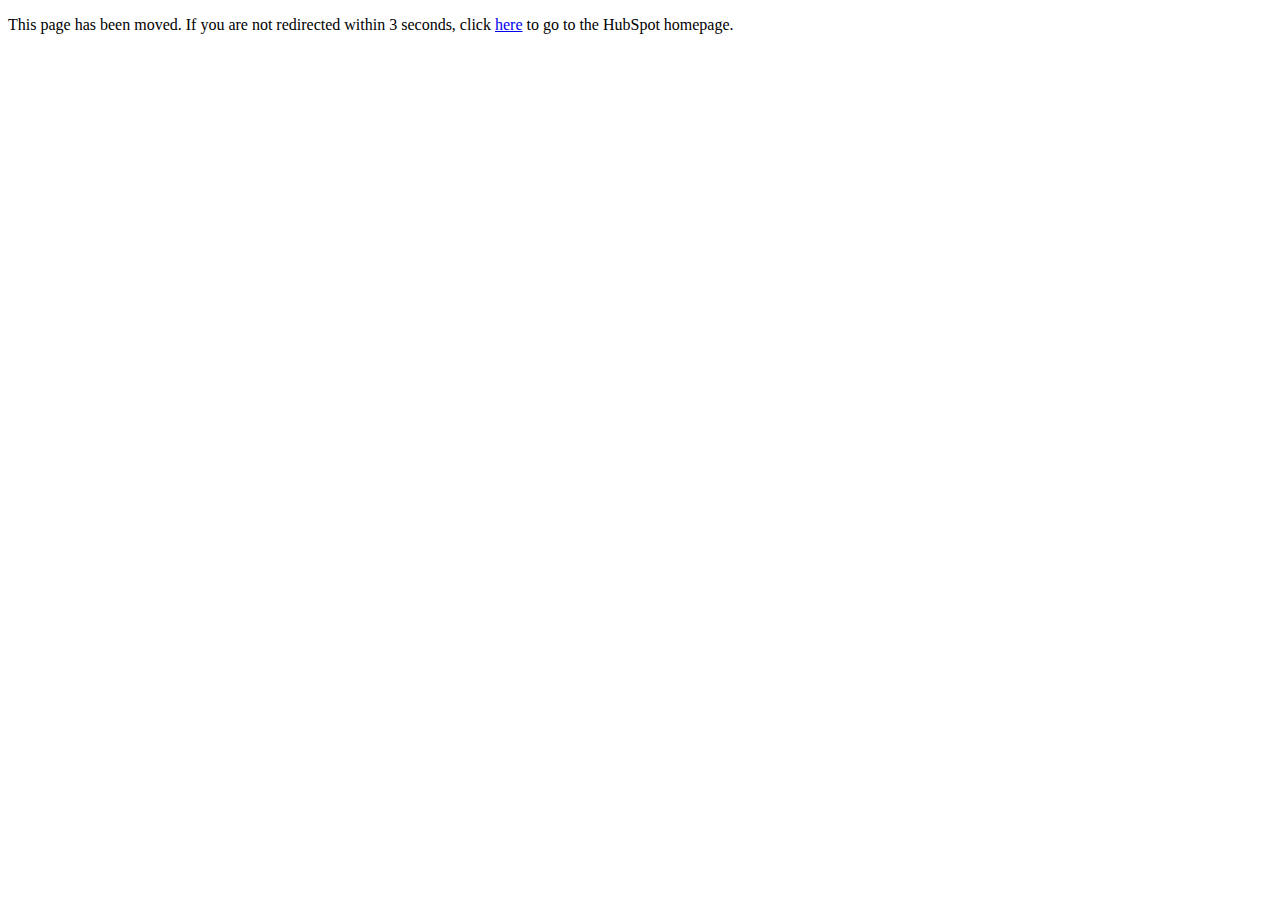
<file: index.html>
<!DOCTYPE html>
  <html>
    <head>
      <title>Old Page</title>
        <meta charset="UTF-8" />
        <meta http-equiv="refresh" content="3; URL=https://www.hubspot.com/" />
    </head>
    <body>
      <p>This page has been moved. If you are not redirected within 3 seconds, click <a href="https://www.hubspot.com/">here</a> to go to the HubSpot homepage.</p>
    </body>
  </html>
</file>
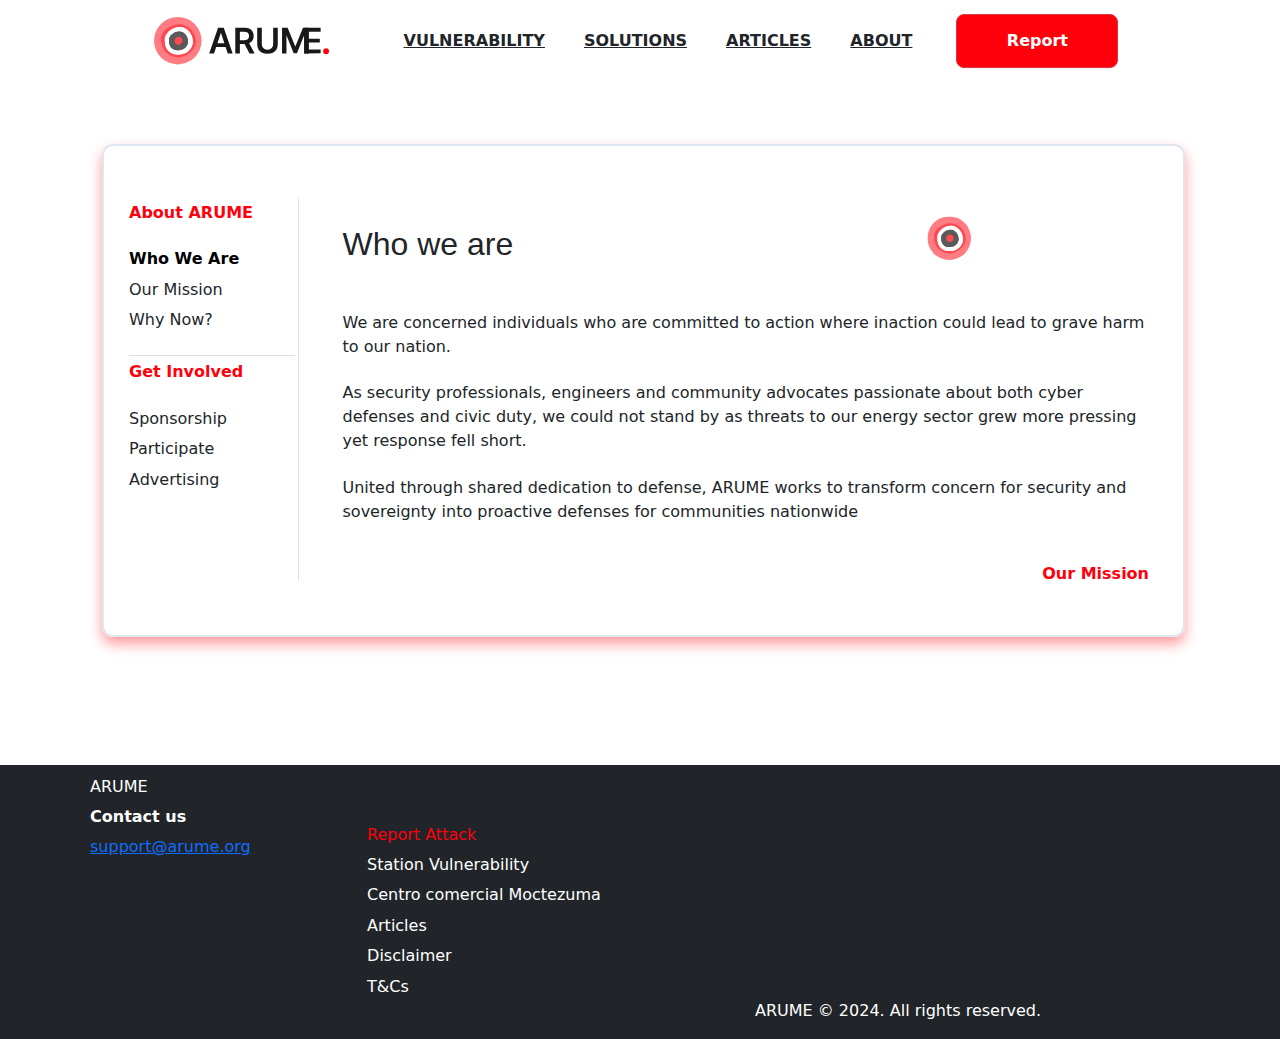
<file: About.html>
<!DOCTYPE html>
<html lang="en">
<head><meta http-equiv="Content-Type" content="text/html; charset=UTF-8">
    <meta name="viewport" content="width=device-width, initial-scale=1">
    <meta name="description" content="">
    <meta name="author" content="TSA Team">
    <meta name="generator" content="TSA">
    <title>ARUME project</title>

    <!-- Bootstrap core CSS -->
    <link href="./files/bootstrap.min.css" rel="stylesheet">
    <link href="./css/header.css" rel="stylesheet">
    <link href="./css/style.css" rel="stylesheet">
    <script src="./script/jquery-3.7.1.min"></script>
    <script src="./script/bootstrap.js"></script>

<meta name="theme-color" content="#7952b3">

<style>
  footer p {
    margin: 0px;
    font-size: 16;
  }
  body {
    display: flex;
    flex-direction: column;
    min-height: 100vh;
  }
  .content {
    flex: 1;
  }
  .footer {
    background-color: #f5f5f5;
    text-align: center;
    padding: 10px 0;
  }
  .about-main {
    border-radius: 11px;
    border: 2px solid #E0E6ED;
    box-shadow: 0px 7px 14px 0px #FF000C66;
  }
  .menu-item-selected {
    font-weight: bold;
    color: black;
  }
  .content-display {
    display: block;
  }
  .content-not-display {
    display: none;  
  }
  .button {
    cursor: pointer;
  }
  .content-area {
    margin: 10px;
    margin-top: 20px;
  }
  .redirect-btn {
    color: #FF000C;
    font-weight: bold;
  }
  
  p {
    margin-bottom: 0.4rem !important;
  }

  h3 {
    font-weight: 500 !important;
    font-size: xx-large;
    margin-bottom: 2rem; 
    padding-left: 1rem;
  }

  .menu-left-panel {
    height: fit-content; 
    padding: 3px !important;
    border-right: 1px solid #dee2e6 !important;
  }

  .button-left {
    float: left !important;
    padding-left: 1rem;
  }

  .button-right {
    float: right !important;
    padding-bottom: 2rem;
  }

  @media screen and (max-width: 576px) {
      .about-main {
        width: 80%;
        margin-left: 2.5rem;
      }
      .menu-left-panel {
        width: 100% !important;
        border-right: 0px !important;
        border-bottom: 1px solid #dee2e6 !important;
      }
      .img-fluid {
        scale: 2 !important;
        margin-left: 2rem !important;
      }
      .button-left {
        padding-left: 0rem !important;
      }
  }

  @media screen and (min-width: 577px) and (max-width: 768px) {
    .about-main {
        width: 90%;
        margin-left: 2.5rem;
      }

      nav {
        scale: 0.8;
      }

      .company-icon {
        padding-left: 0px !important;
      }

      .report-button {
        scale: 0.8;
        margin-left: -1.5rem;
      }
  }
  

  @media screen and (min-width: 769px) {
    .about-main {
        width: 95%;
        margin-left: 2rem;
      }
  }

</style>
</head>

<body>
  <nav class="navbar navbar-expand-md navbar-light fixed-top">
    <a class="company-icon" href="./Home.html">
      <img class="d-none d-sm-block" src="./files/trade-mark.svg" height="48.4px">
      <img class="d-block d-sm-none" src="./files/logo.svg" height="48.4px">
    </a> 
    <button type="button" class="btn btn-danger me-2 py-2 report-button report-button-xs d-block d-md-none" onclick="location.href = './Report.html'">
      Report
    </button>
    <button class="navbar-toggler" type="button" data-toggle="collapse" data-target="#navbarSupportedContent" aria-controls="navbarSupportedContent" aria-expanded="false" aria-label="Toggle navigation">
      <span class="navbar-toggler-icon"></span>
    </button>
    <div class="collapse navbar-collapse justify-content-end" id="navbarSupportedContent">
        <a class="me-2 py-2 text-dark nav-link text-decoration-underline" href="./Vulnerability.html">VULNERABILITY</a>
        <a class="me-2 py-2 text-dark nav-link text-decoration-underline" href="./Solutions.html">SOLUTIONS</a>
        <a class="me-2 py-2 text-dark nav-link text-decoration-underline" href="./Articles.html">ARTICLES</a>
        <a class="me-2 py-2 text-dark nav-link text-decoration-underline" href="./About.html">ABOUT</a>
        <button type="button" class="btn btn-danger me-2 py-2 report-button d-none d-md-block" onclick="location.href = './Report.html'">
          Report
        </button>
    </div>
  </nav>
	
	<main class="content mt-5">
    <div class="container pt-xxl-5 mt-xxl-5 pb-xl-5 mb-xxl-5">
      <div class="row" style="margin-top:5rem; margin-bottom: 5rem">
        <div class="col-3"></div>
        <div class="col-7 about-main page-body">
          <div class="row content-area" style="padding-top: 2rem">
            <!-- Menu -->
            <div class="col-2 menu-left-panel">
              <div class="border-bottom" style="padding-bottom: 1rem;">
                <p style="color:#FF000C; font-weight: 600; padding-bottom: 1rem;">About ARUME</p>
                <p id="menu_who" class="menu-item-selected button button_who">Who We Are</p>
                <p id="menu_mission" class="button button_mission">Our Mission</p>
                <p id="menu_why" class="button button_why">Why Now?</p>
              </div>
              <div>
                <p style="color:#FF000C; font-weight: 600; padding-top: 0.3rem; padding-bottom: 1rem;">Get Involved</p>
                <p id="menu_sponsorship" class="button button_sponsorship">Sponsorship</p>
                <p id="menu_participate" class="button button_participate">Participate</p>
                <p id="menu_advertising" class="button button_advertising" style="padding-bottom: 5rem;">Advertising</p>
              </div>
            </div>
            <!-- Content -->
            <div class="col-10">
              <div id="content_who" class="content-display" style="padding-left: 1rem">
                <div class="row" style="align-items: flex-end; padding-top: 1rem;">
                  <div class="col-md-5">
                    <h3>Who we are</h3>
                  </div>
                  <div class="col-2"></div>
                  <div class="col-4" style="text-align: center;">
                    <img class="img-fluid" src="./files/logo.svg" style="scale: 0.9; margin-bottom: 2rem; ">
                  </div>
                </div>
                
                <div class="row" style="margin-bottom: 2rem; padding-left: 1rem;">
                  <p style="margin-top: 1rem; padding-right: 1rem;">We are concerned individuals who are committed to action where inaction could lead to grave harm to our nation.</p>
                  <p style="margin-top: 1rem; padding-right: 1rem;">As security professionals, engineers and community advocates passionate about both cyber defenses and civic duty, we could not stand by as threats to our energy sector grew more pressing yet response fell short.</p>
                  <p style="margin-top: 1rem; padding-right: 1rem;">United through shared dedication to defense, ARUME works to transform concern for security and sovereignty into proactive defenses for communities nationwide</p>
                </div>
                
                <div class="row button-right">
                  <p class="button button_mission redirect-btn" >Our Mission</p>
                </div>
              </div>

              <div id="content_mission" class="content-not-display" style="padding-left: 1rem">
                <div class="row" style="align-items: flex-end; padding-top: 1rem;">
                  <div class="col-md-5">
                    <h3>Our Mission</h3>
                  </div>
                  <div class="col-2"></div>
                  <div class="col-4" style="text-align: center;">
                    <img class="img-fluid" src="./files/mission.gif" style="scale: 0.9; margin-bottom: 2rem; ">
                  </div>
                </div>
                
                <div class="row" style="margin-bottom: 2rem; padding-left: 1rem;">
                  <p style="color: #FF000C; font-weight: 600; font-size: 15px;">To strengthen national security and resilience by helping safeguard America's critical infrastructure systems.</p>
                  <p style="margin-top: 1rem; padding-right: 1rem;">It is our vision to help secure the foundations that safeguard American livelihoods, starting by bringing awareness to and fortifying Automatic Tank Gauge (ATG) technology, before moving to address related risks in Industrial Control Systems underpinning critical services.</p>
                  <P style="margin-top: 1rem; padding-right: 1rem;">By promoting accountability, education and partnership between public and private entities, we hope to achieve greater resilience against evolving cyber dangers that could destabilize our national security and way of life.</p>
                </div>

                <p class="button button_who redirect-btn button-left" style="padding-left: 1rem; padding-bottom: 2rem;">Who we are</p>
                <p class="button button_why redirect-btn button-right">Why Now?</p>
              </div>

              <div id="content_why" class="content-not-display" style="padding-left: 1rem">
                <div class="row" style="align-items: flex-end; padding-top: 1rem;">
                  <div class="col-md-5">
                    <h3>Why Now ?</h3>
                  </div>
                  <div class="col-2"></div>
                  <div class="col-4" style="text-align: center;">
                    <img class="img-fluid" src="./files/why.gif" style="scale: 0.9; margin-bottom: 2rem; ">
                  </div>
                </div>
                
                <div class="row" style="margin-bottom: 2rem; padding-left: 1rem;">
                  <p style="margin-top: 1rem; padding-right: 1rem;">Since 2015 vulnerabilities of ATG systems have gone unaddressed despite early warning and geopolitical threats evolve rapidly alongside technology. Adversaries now have greater means and motive to disrupt critical infrastructure affecting 330 million lives. </p>
                  <p style="margin-top: 1rem; padding-right: 1rem;">Though government bodies seek to cooperate, fragmented oversight leaves gaps adversaries may exploit. If exposed entry points like ATGs remain unlocked, the potential for economic disruption grows alongside geopolitical tension.</p>
                </div>

                <p class="button button_mission redirect-btn button-left" style="padding-left: 1rem;">Our Mission</p>
                <p class="button button_sponsorship redirect-btn button-right" style="padding-bottom: 2rem;">Get Involved</p>
              </div>

              <div id="content_sponsorship" class="content-not-display" style="padding-left: 1rem">
                <div class="row" style="align-items: flex-end; padding-top: 1rem;">
                  <div class="col-md-5">
                    <h3 style="margin-top: 2.5rem;">Sponsorship</h3>
                  </div>
                </div>
                
                <div class="row" style="margin-bottom: 2rem; padding-left: 1rem;">
                  <p style="margin-top: 1rem; padding-right: 1rem;">As an organization dedicated to civic duty, ARUME relies on the generosity of donors to fund our important work. Your contributions directly support broader vulnerability detection, educational campaigns and policy initiatives to strengthen national infrastructure security.</p>
                  <p style="margin-top: 1rem; padding-right: 1rem;">Sponsors gain recognition through our website and materials while demonstrating leadership on critical issues. With your help, we can fortify defenses against those seeking to disrupt daily life across the United States.</p>
                  <p style="margin-top: 1rem; padding-right: 1rem; color: #FF000C;"><a style="color: #FF000C; text-decoration: none;" href="mailto:sponsorship@arume.org">Interested in sponsoring ARUME? Contact us.</a> </p>
                </div>
                
                <p class="button button_why redirect-btn button-left" style="padding-bottom: 2rem; padding-left: 1rem;">Why Now ?</p>
                <p class="button button_participate redirect-btn button-right">Participation</p> 
              </div>

              <div id="content_participate" class="content-not-display" style="padding-left: 1rem">
                <div class="row" style="align-items: flex-end; padding-top: 1rem;">
                  <div class="col-md-5">
                    <h3 style="margin-top: 2.5rem;">Participation</h3>
                  </div>
                </div>
                
                <div class="row" style="margin-bottom: 2rem; padding-left: 1rem;">
                  <p style="margin-top: 1rem; padding-right: 1rem;">ARUME brings together expertise from diverse sectors including cybersecurity, engineering, policy and communications. If you have skills to offer our mission, please get in touch.</p>
                  <p style="margin-top: 1rem; padding-right: 1rem;">Infrastructure professionals and researchers provide strategic guidance. Writers spread awareness of vulnerabilities and solutions. Students gain experience protecting national security through internships. </p>
                  <p style="margin-top: 1rem; padding-right: 1rem; color: #FF000C;">Contact <a style="color: #FF000C;" href="mailto:participate@arume.org">participate@arume.org</a> to see how you can get involved.</p>
                </div>
                
                <p class="button button_sponsorship redirect-btn button-left" style="padding-bottom: 2rem; padding-left: 1rem;">Sponsorship</p>
                <p class="button button_advertising redirect-btn button-right">Advertising</p>
              </div>
              
              <div id="content_advertising" class="content-not-display" style="padding-left: 1rem">
                <div class="row" style="align-items: flex-end; padding-top: 1rem;">
                  <div class="col-md-5">
                    <h3 style="margin-top: 2.5rem;">Advertising</h3>
                  </div>
                </div>
                
                <div class="row" style="margin-bottom: 2rem; padding-left: 1rem;">
                  <p style="margin-top: 1rem;">Advertising sponsors reach an industry specific audience dedicated to infrastructure well-being. Ads appear on our vulnerability scanner tools and educational pages.</p>
                  <p style="margin-top: 1rem;">Premium placements are also available. Advertisers gain visibility while supporting essential work to protect critical systems.</p>
                  <p style="margin-top: 1rem; color: #FF000C;">Email <a style="color: #FF000C;" href="mailto:ads@arume.org">ads@arume.org</a> for rates and packages.</p>
                </div>
                
                <p class="button button_participate redirect-btn" style="padding-bottom: 2rem; padding-left: 1rem;">Participate</p>   
              </div>

            </div>
          </div>
        </div>
        <div class="col-2"></div>
      </div>
    </div>
	</main>
	
	<footer id="footer" style="display: block; width: 100%" class="footer-bs bg-dark text-white">
    <div class="container" style="padding-top: 10px; padding-bottom: 10px;">
      <div class="row">
        <div class="col-12 col-sm-7">
          <div class="row">
            <div class="col-sm-6 col-md-5" style="padding-left: 20px;">
              <p style="font-size: 24; font-weight: 500;">ARUME</p>
              <p style="font-weight: 600;">Contact us</p>
              <a href="mailto:support@arume.org">support@arume.org</a>
            </div>
            <div class="col-sm-6 col-md-7" style="padding-left: 20px;">
              <br>
              <br>
              <p>
                <a class="text-decoration-none" style="color: #FF000C;" href="./Report.html">Report Attack</a>
              </p>
              <p>
                <a class="text-decoration-none text-white" href="./Vulnerability.html">Station Vulnerability</a>
              </p>
              <p>Centro comercial Moctezuma</p>
              <p>
                <a class="text-decoration-none text-white" href="./Articles.html">Articles</a>
              </p>
              <p>Disclaimer</p>
              <p>
                <a class="text-decoration-none text-white" href="./Term.html">T&amp;Cs</a>
              </p>
              <br>
            </div>
          </div>
        </div>
        <div class="col-12 col-sm-5" style="display: flex;align-self: flex-end; padding-left: 20px;">
          <p>ARUME © 2024. All rights reserved.</p>
        </div>
      </div>
    </div>
  </footer>

</body>
</html>
<script type="text/javascript">
  const menus = ["mission", "who", "why", "sponsorship", "participate", "advertising"];
  for (var i=0; i < menus.length; i++) {
    register(menus[i]);
  };

  function register(menu) {
    const button_missions = document.getElementsByClassName("button_"+menu);
    for (var i=0; i < button_missions.length; i++) {
      button_missions[i].addEventListener("click", () => handleOnCLickedFor(menu), false);
    };
  }

  function handleOnCLickedFor(contentName) {
    resetMenus();
    document.getElementById("menu_" + contentName).classList.add("menu-item-selected");

    resetContents();
    const selectedContent = document.getElementById("content_" + contentName);
    selectedContent.classList.remove("content-not-display");
    selectedContent.classList.add("content-display");
  }

  function resetMenus() {
    const boldedMenuItems = document.getElementsByClassName("menu-item-selected");
    for (var i=0; i < boldedMenuItems.length; i++) {
      boldedMenuItems[i].classList.remove("menu-item-selected");
    };
  }
  
  function resetContents() {
    const displayContents = document.getElementsByClassName("content-display");
    for (var i=0; i < displayContents.length; i++) {
      displayContents[i].classList.add("content-not-display");
      displayContents[i].classList.remove("content-display");
    };
  }

</script>
</file>
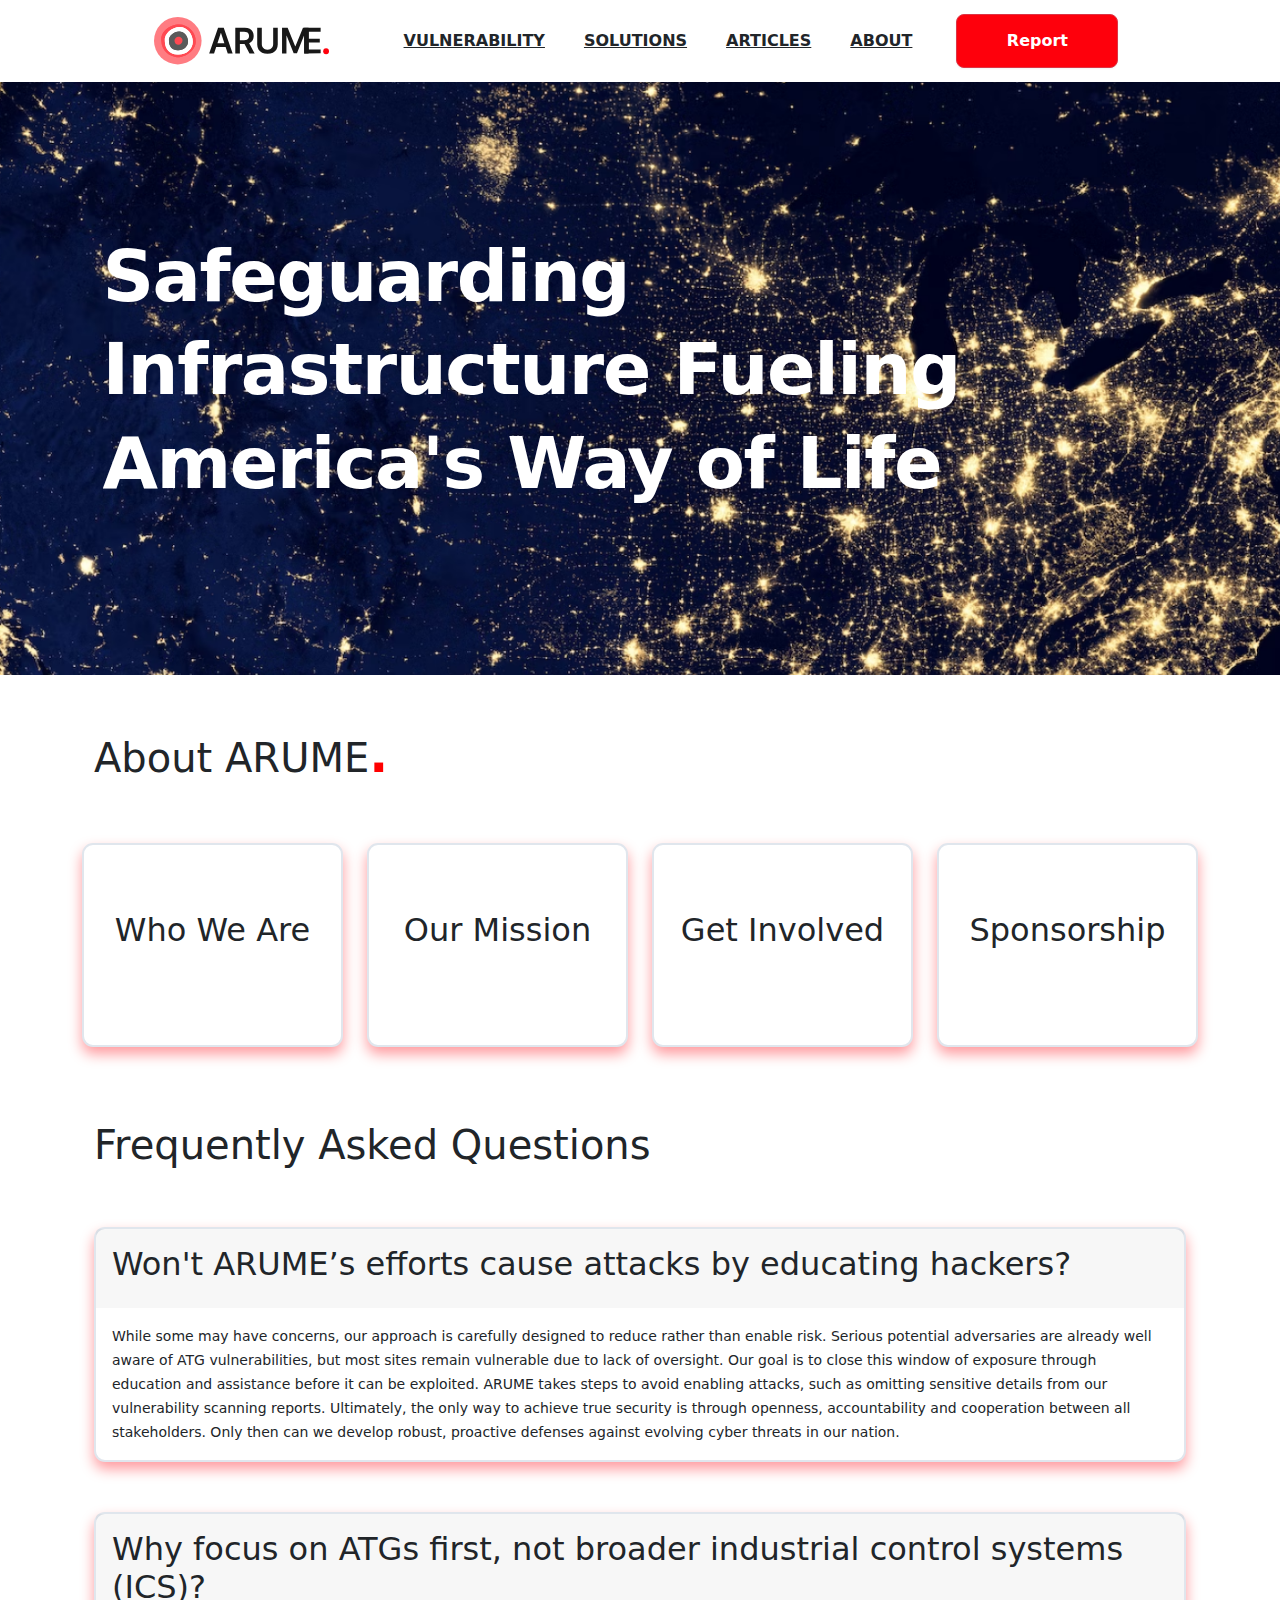
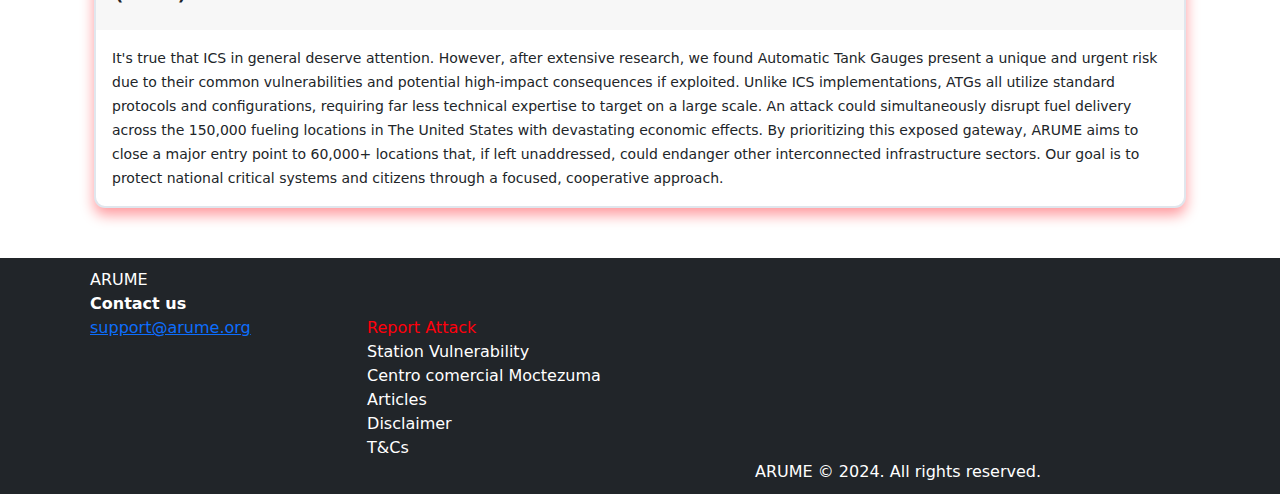
<file: About1.html>
<!DOCTYPE html>
<html lang="en">

<head>
  <meta http-equiv="Content-Type" content="text/html; charset=UTF-8">
  <meta name="viewport" content="width=device-width, initial-scale=1">
  <meta name="description" content="">
  <meta name="author" content="TSA Team">
  <meta name="generator" content="TSA">
  <title>ARUME project</title>

  <!-- Bootstrap core CSS -->
  <link href="./files/bootstrap.min.css" rel="stylesheet">
  <link href="./css/header.css" rel="stylesheet">
  <script src="./script/jquery-3.7.1.min"></script>
  <script src="./script/bootstrap.js"></script>

  <meta name="theme-color" content="#7952b3">
  <!-- Custom styles for this template -->
  <!-- <link href="./files/customscss.css" rel="stylesheet"> -->
  <style>
    p {
      margin: 0px;
      font-size: 16px;
    }

    body {
      display: flex;
      flex-direction: column;
      min-height: 100vh;
    }

    .content {
      flex: 1;
    }

    .footer {
      background-color: #f5f5f5;
      text-align: center;
      padding: 10px 0;
    }
    .content-top-image {
      background-image: url('files/sub-header1.png');
      background-size: auto 100%;
      background-repeat: no-repeat;
      width: 100%;
      /* height: 700px; */
      height: 49vw;
      padding-left: 8%;
      /* padding-top: 200px; */
      padding-top: 14.5vw;
      /* min-height: 200px; */
    }
    .text-inside-image {
      /* font-size: 80px; */
      font-size: 5.6vw;
      font-weight: 700;
      /* line-height: 96px; */
      line-height: 6.7vw;
      letter-spacing: -0.02em;
      text-align: left;
    }
  </style>
</head>

<body>
  <nav class="navbar navbar-expand-md navbar-light fixed-top">
    <a class="company-icon" href="./Home.html">
      <img class="d-none d-sm-block" src="./files/trade-mark.svg" height="48.4px">
      <img class="d-block d-sm-none" src="./files/logo.svg" height="48.4px">
    </a> 
    <button type="button" class="btn btn-danger me-2 py-2 report-button report-button-xs d-block d-md-none" onclick="location.href = './Report.html'">
      Report
    </button>
    <button class="navbar-toggler" type="button" data-toggle="collapse" data-target="#navbarSupportedContent" aria-controls="navbarSupportedContent" aria-expanded="false" aria-label="Toggle navigation">
      <span class="navbar-toggler-icon"></span>
    </button>
    <div class="collapse navbar-collapse justify-content-end" id="navbarSupportedContent">
        <a class="me-2 py-2 text-dark nav-link text-decoration-underline" href="./Vulnerability.html">VULNERABILITY</a>
        <a class="me-2 py-2 text-dark nav-link text-decoration-underline" href="./Solutions.html">SOLUTIONS</a>
        <a class="me-2 py-2 text-dark nav-link text-decoration-underline" href="./Articles.html">ARTICLES</a>
        <a class="me-2 py-2 text-dark nav-link text-decoration-underline" href="./About.html">ABOUT</a>
        <button type="button" class="btn btn-danger me-2 py-2 report-button d-none d-md-block" onclick="location.href = './Report.html'">
          Report
        </button>
    </div>
  </nav>

  <main class="content mt-5">
    <div class="content-top-image">
      <div>
        <h1 class="text-white text-inside-image">Safeguarding</h1>
        <h1 class="text-white text-inside-image">Infrastructure Fueling</h1>
        <h1 class="text-white text-inside-image">America's Way of Life</h1>
      </div>
    </div>
    <div class="container" style=" background: white;">
      <div class="row" style="margin: 50px 0">
        <h1>About ARUME<span style="color: red;font-size: 50px;font-weight: 600;">.</span></h1>
      </div>
      
      <div class="row row-cols-1 row-cols-md-4 mb-4 text-center">
        <div class="col" >
          <div class="card mb-4" style="border-radius: 11px;border: 2px solid #E0E6ED;box-shadow: 0px 7px 14px 0px #FF000C66;">
            <div class="card-body " style="height: 200px;">
              <h2 class="card-title pricing-card-title" style="margin: 50px 0;">Who We Are</h1>
            </div>
          </div>
        </div>
        <div class="col" >
          <div class="card mb-4" style="border-radius: 11px;border: 2px solid #E0E6ED;box-shadow: 0px 7px 14px 0px #FF000C66;">
            <div class="card-body " style="height: 200px;">
              <h2 class="card-title pricing-card-title" style="margin: 50px 0;">Our Mission</h1>
            </div>
          </div>
        </div>
        <div class="col" >
          <div class="card mb-4" style="border-radius: 11px;border: 2px solid #E0E6ED;box-shadow: 0px 7px 14px 0px #FF000C66;">
            <div class="card-body " style="height: 200px;">
              <h2 class="card-title pricing-card-title" style="margin: 50px 0;">Get Involved</h1>
            </div>
          </div>
        </div>
        <div class="col" >
          <div class="card mb-4" style="border-radius: 11px;border: 2px solid #E0E6ED;box-shadow: 0px 7px 14px 0px #FF000C66;">
            <div class="card-body " style="height: 200px;">
              <h2 class="card-title pricing-card-title" style="margin: 50px 0;">Sponsorship</h1>
            </div>
          </div>
        </div>
      </div>
      <div class="row" style="margin: 50px 0">
        <h1>Frequently Asked Questions</h1>
      </div>
      <div class="row row-cols-1 row-cols-md-12 mb-12" style="margin: 50px 0">
        <div class="col" >
          <div class="card mb-12" style="border-radius: 11px;border: 2px solid #E0E6ED;box-shadow: 0px 7px 14px 0px #FF000C66;">
            <div class="card-header py-3" style="border: none;">
            <h2 >Won't ARUME’s efforts cause attacks by educating hackers?</h2>
            </div>
            <div class="card-body ">
              <small class="text-body-secondary fw-light">While some may have concerns, our approach is carefully designed to reduce rather than enable risk. Serious potential adversaries are already well aware of ATG vulnerabilities, but most sites remain vulnerable due to lack of oversight. Our goal is to close this window of exposure through education and assistance before it can be exploited. ARUME takes steps to avoid enabling attacks, such as omitting sensitive details from our vulnerability scanning reports. Ultimately, the only way to achieve true security is through openness, accountability and cooperation between all stakeholders. Only then can we develop robust, proactive defenses against evolving cyber threats in our nation.</small>
            </div>
          </div>
        </div>
      </div>
      <div class="row row-cols-1 row-cols-md-12 mb-12" style="margin: 50px 0">
        <div class="col" >
          <div class="card mb-12" style="border-radius: 11px;border: 2px solid #E0E6ED;box-shadow: 0px 7px 14px 0px #FF000C66;">
            <div class="card-header py-3" style="border: none;">
            <h2 >Why focus on ATGs first, not broader industrial control systems (ICS)?</h2>
            </div>
            <div class="card-body ">
              <small class="text-body-secondary fw-light">It's true that ICS in general deserve attention. However, after extensive research, we found Automatic Tank Gauges present a unique and urgent risk due to their common vulnerabilities and potential high-impact consequences if exploited. Unlike ICS implementations, ATGs all utilize standard protocols and configurations, requiring far less technical expertise to target on a large scale. An attack could simultaneously disrupt fuel delivery across the 150,000 fueling locations in The United States with devastating economic effects. By prioritizing this exposed gateway, ARUME aims to close a major entry point to 60,000+ locations that, if left unaddressed, could endanger other interconnected infrastructure sectors. Our goal is to protect national critical systems and citizens through a focused, cooperative approach.</small>
            </div>
          </div>
        </div>
      </div>
    </div>
  </main>

	<footer id="footer" style="display: block; width: 100%" class="footer-bs bg-dark text-white">
    <div class="container" style="padding-top: 10px; padding-bottom: 10px;">
      <div class="row">
        <div class="col-12 col-sm-7">
          <div class="row">
            <div class="col-sm-6 col-md-5" style="padding-left: 20px;">
              <p style="font-size: 24; font-weight: 500;">ARUME</p>
              <p style="font-weight: 600;">Contact us</p>
              <a href="mailto:support@arume.org">support@arume.org</a>
            </div>
            <div class="col-sm-6 col-md-7" style="padding-left: 20px;">
              <br>
              <br>
              <p>
                <a class="text-decoration-none" style="color: #FF000C;" href="./Report.html">Report Attack</a>
              </p>
              <p>
                <a class="text-decoration-none text-white" href="./Vulnerability.html">Station Vulnerability</a>
              </p>
              <p>Centro comercial Moctezuma</p>
              <p>
                <a class="text-decoration-none text-white" href="./Articles.html">Articles</a>
              </p>
              <p>Disclaimer</p>
              <p>
                <a class="text-decoration-none text-white" href="./Term.html">T&amp;Cs</a>
              </p>
              <br>
            </div>
          </div>
        </div>
        <div class="col-12 col-sm-5" style="display: flex;align-self: flex-end; padding-left: 20px;">
          <p>ARUME © 2024. All rights reserved.</p>
        </div>
      </div>
    </div>
  </footer>
</body>

</html>
</file>
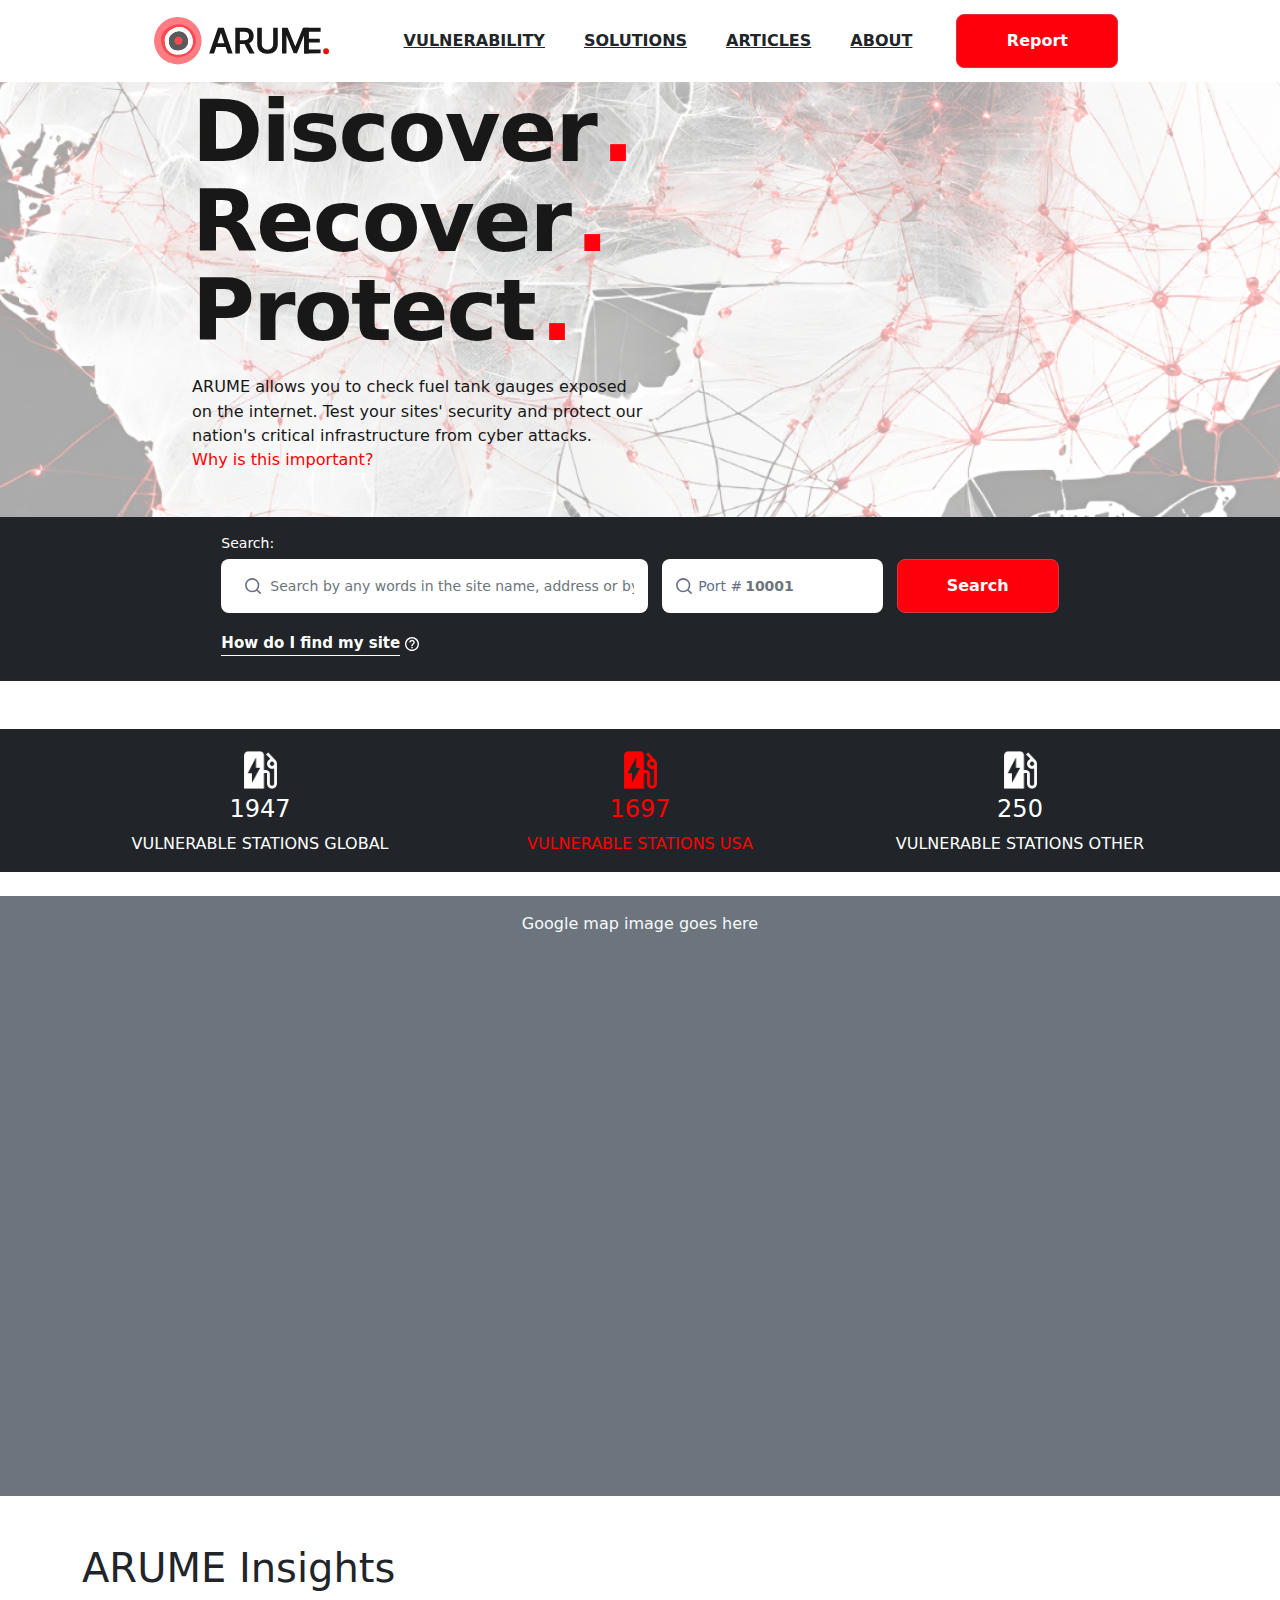
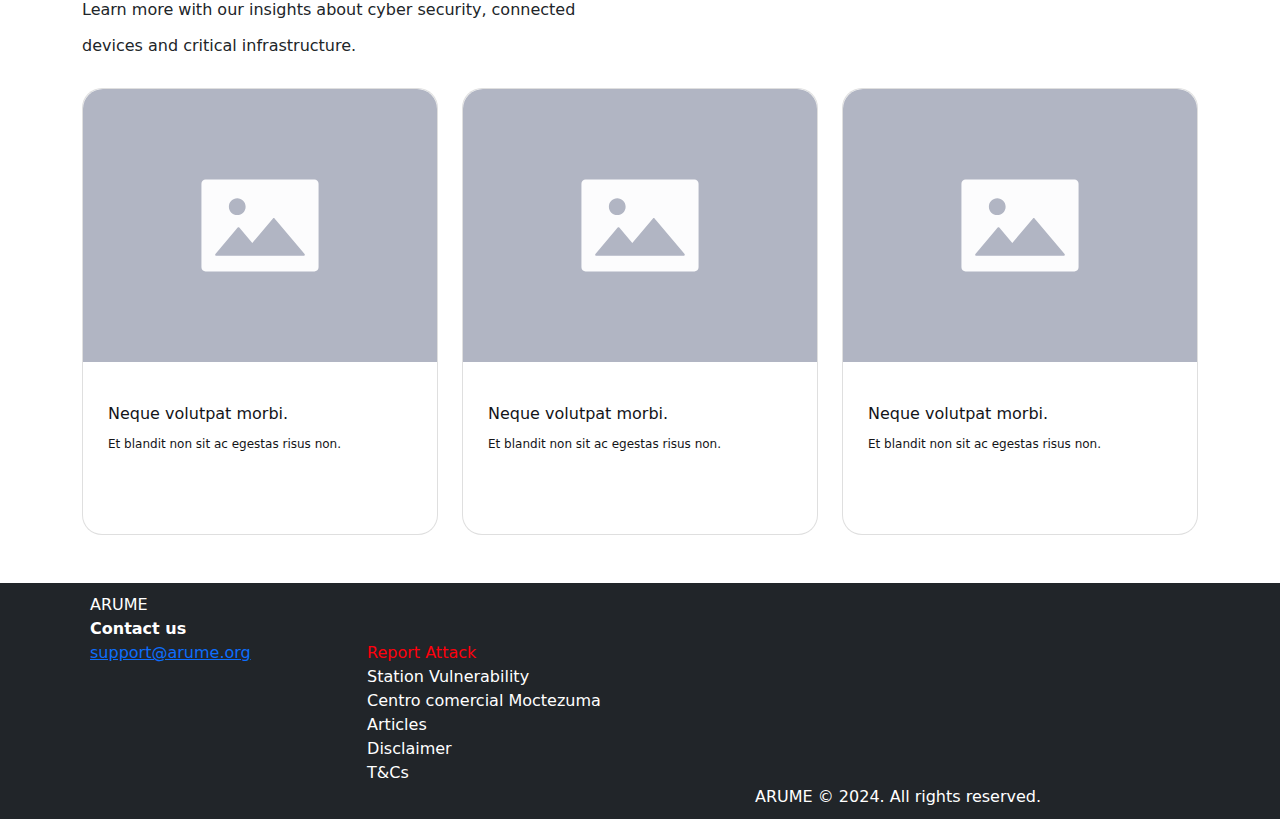
<file: Home.html>
<!DOCTYPE html>
<html lang="en">

<head>
  <meta http-equiv="Content-Type" content="text/html; charset=UTF-8">
  <meta name="viewport" content="width=device-width, initial-scale=1">
  <meta name="description" content="">
  <meta name="author" content="TSA Team">
  <meta name="generator" content="TSA">
  <title>ARUME Home</title>

  <!-- Bootstrap core CSS -->
  <link href="./files/bootstrap.min.css" rel="stylesheet">
  <link href="./css/modal.css" rel="stylesheet">
  <link href="./css/search-validation.css" rel="stylesheet">
  <link href="./css/header.css" rel="stylesheet">
  <script src="./script/jquery-3.7.1.min"></script>
  <script src="./script/bootstrap.js"></script>

  <meta name="theme-color" content="#7952b3">

  <style>
    footer p {
      margin: 0px;
      font-size: 16;
    }

    body {
      display: flex;
      flex-direction: column;
      min-height: 100vh;
    }

    .content-top-image {
      background-image: url('./files/header1.png');
      background-size: auto 100%;
      background-repeat: no-repeat;
      width: 100%;
      /* height: 537px; */
      height: 38vw;
    }

    /* .content {
      flex: 1;
    } */
    .footer {
      background-color: #f5f5f5;
      text-align: center;
      padding: 10px 0;
    }

    .hidden {
      display: none;
    }

    .open-popup-button {
      cursor: pointer;
    }

    .input-group {
      height: 54px;
    }

    .input-group-text {
      background-color: white;
    }

    .big-text-inside-image {
      /* font-size: 96px; */
      font-size: 6.7vw;
      font-weight: 700;
      /* line-height: 96px; */
      line-height: 6.7vw;
      letter-spacing: -0.02em;
      text-align: left;
      color: #181818;
    }

    .small-text-inside-image {
      /* font-size: 18px; */
      font-size: 1.26vw;
      font-weight: 300;
      /* line-height: 28px; */
      line-height: 1.97vw;
      letter-spacing: 0em;
      text-align: left;
      color: #181818;
      margin-top: 1.6vw !important;
      margin-bottom: 0.2vw;
    }

    .content-top-text {
      margin-left: 15%;
      /* margin-top: 34px; */
      margin-top: 2.4vw;
      /* padding-top: 55px; */
      padding-top: 4.33vw;
    }

    .input-without-border {
      border: none !important;
      outline: none !important;
      border-width: 0 !important;
      box-shadow: none !important;
    }

    .input-without-border:focus {
      border: none !important;
      outline: none !important;
      border-width: 0 !important;
      box-shadow: none !important;
    }

    @media screen and (max-width: 576px) {
      .content-top-text {
        margin-left: 5%;
      }

      .content-top-image {
        margin-top: 32px;
        min-height: 170px;
      }

      .big-text-inside-image {
        font-size: 27px;
        line-height: 27px;
      }

      .small-text-inside-image {
        font-size: 7px;
        line-height: 7px;
      }
    }

    @media screen and (min-width: 577px) and (max-width: 768px) {
      .content-top-text {
        margin-left: 7%;
      }
    }

    .custom-under-line {
      padding-bottom: 2.5px;
      border-bottom: 1.5px solid;
      line-height: 48px;
    }

    /* Responsive for search button */
    @media screen and (max-width: 768px) {
      .db-search-btn-small {
        display: block !important;
      }

      .search-btn-small {
        display: block !important;
      }

      .db-search-btn-big {
        display: none;
      }

      .search-btn-big {
        display: none;
      }

      .db-search-input {
        padding: 0px !important;
      }

      .search-input {
        padding-right: 12px !important;
      }
    }

    .card-image-background {
      height: 273px;
      background-color: #B1B5C3;
      border-radius: 20px 20px 0px 0px;
      display: flex;
      justify-content: center;
      align-items: center;
      flex-direction: column;
    }

    .card-image {
      width: 118px;
      height: 93px;
    }

    .card-body {
      text-align: left;
      padding: 40px 25px 80px 25px;
    }

    .card-title {
      font-weight: 500;
      font-size: 16px;
      line-height: 24px;
      color: #141418;
    }

    .card-text {
      font-weight: 400;
      font-size: 12px;
      line-height: 20px;
      color: #141418;
    }

    @media screen and (max-width: 768px) {
      .report-button-border {
        display: flex;
        justify-content: end;
        padding: 8px 16px;
      }
    }
  </style>
</head>

<body class="body">
  <nav class="navbar navbar-expand-md navbar-light fixed-top">
    <a class="company-icon" href="./Home.html">
      <img class="d-none d-sm-block" src="./files/trade-mark.svg" height="48.4px">
      <img class="d-block d-sm-none" src="./files/logo.svg" height="48.4px">
    </a>

    <button class="navbar-toggler" type="button" data-toggle="collapse" data-target="#navbarSupportedContent"
      aria-controls="navbarSupportedContent" aria-expanded="false" aria-label="Toggle navigation">
      <span class="navbar-toggler-icon"></span>
    </button>
    <div class="collapse navbar-collapse justify-content-end" id="navbarSupportedContent">
      <a class="me-2 py-2 text-dark nav-link text-decoration-underline" href="./Vulnerability.html">VULNERABILITY</a>
      <a class="me-2 py-2 text-dark nav-link text-decoration-underline" href="./Solutions.html">SOLUTIONS</a>
      <a class="me-2 py-2 text-dark nav-link text-decoration-underline" href="./Articles.html">ARTICLES</a>
      <a class="me-2 py-2 text-dark nav-link text-decoration-underline" href="./About.html">ABOUT</a>
      <div class="report-button-border">
        <button type="button" class="btn btn-danger me-2 py-2 report-button d-md-block"
          onclick="location.href = './Report.html'">
          Report
        </button>
      </div>
    </div>
  </nav>

  <main class="content">
    <div id="howFindModal" class="modal">
      <div class="modal-content"
        style="border-radius: 12px;padding: 24px;box-shadow: 0px 8px 8px -4px rgba(16, 24, 40, 0.03), 0px 20px 24px -4px rgba(16, 24, 40, 0.08);">
        <div>
          <h6 class="modal-title">How do I find my site?</h6>
          <p>You can search our database by site address, tank gauge banner (example below), by branded oil company
            (e.g. Shell, BP). Or if you know your site’s IP address or domain name you can use our internet search.</p>
          <img src="./files/ip_address.png" />
          <p>If your site isn’t displayed in results this does not mean your site is not vulnerable. It is recommended
            that all owner/operators of sites using tank gauges check back as we update the list of vulnerable sites
            regularly.</p>
        </div>
        <center class="close"
          style="font-weight: 600;font-size: 16px;line-height: 24px;border-radius: 8px;padding: 10px 18px;color: #344054;">
          Okay</center>
      </div>
    </div>
    <div id="tankGaugesModal" class="modal">
      <div class="modal-content"
        style="border-radius: 12px;padding: 24px;box-shadow: 0px 8px 8px -4px rgba(16, 24, 40, 0.03), 0px 20px 24px -4px rgba(16, 24, 40, 0.08);">
        <div>
          <h6 class="modal-title">Discoverable Tank Gauges</h6>
          <p>Tank gauges shown on our site are those discoverable on the public internet. This may not include all tank
            gauges and should not be considered complete.<br><br></p>
          <p>It is recommended that all owner/operators of sites using tank gauges check back regularly as we update the
            number of vulnerable sites</p>
        </div>
        <center class="close"
          style="font-weight: 600;font-size: 16px;line-height: 24px;border-radius: 8px;padding: 10px 18px;color: #344054;">
          Okay</center>
      </div>
    </div>
    <div class="content-top-image">
      <div class="lh-1 content-top-text">
        <b class="big-text-inside-image">Discover</b>
        <b style="font-size: 7vw; color: #FF000C;">.</b>
        <br>
        <b class="big-text-inside-image">Recover</b>
        <b style="font-size: 7vw; color: #FF000C;">.</b>
        <br>
        <b class="big-text-inside-image">Protect</b>
        <b style="font-size: 7vw; color: #FF000C;">.</b>
        <br>
        <p class="lh-base mt-4 small-text-inside-image">ARUME allows you to check fuel tank gauges exposed <br>on the
          internet. Test your sites' security and protect our <br>nation's critical infrastructure from cyber attacks.
          <br>

          <b id="whyImportantButton" class="lh-base open-popup-button small-text-inside-image"
            style="color: #FF0000;">Why
            is this important?</b>
        </p>
      </div>
    </div>

    <div class="mb-5">
      <div class="bg-dark" style="width:100%; height:25%">
        <div class="pt-3 pb-4" style="padding: 0px 12px;">
          <div class="db-search-block hidden">
            <div class="text-white container"
              style="font-size: 14px;font-weight: 400;line-height: 20px;padding: 0px 0px 6px 0px;">
              Database search:</div>
            <div class="container" style="padding: 0px;">
              <div class="row" style="padding: 0px 12px;">
                <div class="col-12 col-sm-10 db-search-input" style="padding: 0px 12px 0px 0px;">
                  <div class="input-group">
                    <span class="input-group-text" style="border: none;padding: 10px 0px 10px 22px;"><img
                        src="./files/ic-search.svg" style="width: 20px;height: 20px;"></span>
                    <input id="dbSearchText" type="text" class="form-control input-without-border"
                      style="font-size: 14px;font-weight: 400;line-height: 28px;padding: 10px 14px 10px 8px;"
                      placeholder="Search by site name, address or oil company name e,g. shell">
                  </div>
                </div>
                <button id="dbSearchButton" class="col-sm-2 btn btn-danger db-search-btn-big"
                  style="font-size: 16px;font-weight: 800;line-height: 24px;">Search</button>
              </div>
            </div>

            <div class="container mb-0 text-white db-search-btn-small pt-3" style="display: none;">
              <div class="row" style="align-items: center;">
                <div class="col-6 col-sm-12" style="padding: 0px;"></div>

                <button id="dbSearchButton" class="col-6 btn btn-danger"
                  style="font-size: 18px;font-weight: 800;line-height: 24px;padding: 10px 14px;">Search</button>
              </div>
            </div>
          </div>
          <div class="pt-3 hidden"></div>
          <div class="search-block col-12 col-sm-10 col-md-8" style="margin: auto;">
            <div class="text-white container"
              style="font-size: 14px;font-weight: 400;line-height: 20px;padding: 0px 0px 6px 0px;">
              Search:</div>

            <div class="container" style="padding: 0px;display: flex;">
              <div class="container search-input" style="flex: 1;">
                <div class="row">
                  <div class="col-8" style="padding: 0px 14px 0px 0px;">
                    <div class="input-group">
                      <span class="input-group-text"
                        style="border: none;padding: 10px 0px 10px 22px;border-radius: 8px 0px 0px 8px;"><img
                          src="./files/ic-search.svg" style="width: 20px;height: 20px;"></span>
                      <input id="domain" type="text" class="form-control input-without-border"
                        style="font-size: 14px;font-weight: 400;line-height: 28px;padding: 10px 14px 10px 8px;border-radius: 0px 8px 8px 0px;"
                        placeholder="Search by any words in the site name, address or by IP address">
                    </div>
                  </div>

                  <div class="col-4" style="padding: 0px;">
                    <div class="input-group" style="display: flex;">
                      <span class="input-group-text"
                        style="border: none;padding-right: 0px;border-radius: 8px 0px 0px 8px;">
                        <img src="./files/ic-search.svg" style="width: 20px;height: 20px;margin-right: 4px;">
                        <p style="font-size: 14px;font-weight: 400;line-height: 28px;color: #667085;margin: 0px;">Port
                          #</p>
                      </span>

                      <input id="port" type="text" class="form-control input-without-border"
                        style="font-size: 14px;font-weight: 700;line-height: 28px;padding: 10px 14px 10px 4px;border-radius: 0px 8px 8px 0px;"
                        placeholder="10001">
                    </div>
                  </div>
                </div>
              </div>

              <button id="internetSearchButton" class="btn btn-danger search-btn-big report-button"
                style="margin: 0px 0px 0px 14px;">Search</button>
            </div>

            <div class="container mb-0 pt-3 text-white" style="display: flex;align-items: center;padding: 0px;">
              <div style="flex: 1;">
                <span id="howFindButton" class="open-popup-button custom-under-line"
                  style="font-size: 15px;font-weight: 600;line-height: 28px;">How do I find my site</span>
                <img src="./files/ic-circle-question-mark.svg" style="width: 14px;height: 14px;">
              </div>

              <button id="internetSearchButton" class="btn btn-danger search-btn-small report-button"
                style="padding: 10px 14px;display: none;">Search</button>
            </div>
          </div>
        </div>
      </div>
    </div>

    <div class="mb-4">

      <div class="bg-dark" style="width:100%;">
        <div class="container pl-5 pt-3 pb-3 text-white" style="width:100%">
          <div class="row align-items-center">
            <div class="col-sm-4">
              <div>
                <center>
                  <img src="./files/ic_power.png" style="width:48px; height:50px">
                </center>
              </div>
              <div>

                <center>
                  <label class="hidden" id="stationGlobalValue">4866</label>
                  <h4 id="stationGlobal">4866</h4>
                </center>
              </div>
              <div>

                <center>VULNERABLE STATIONS GLOBAL</center>
              </div>
            </div>
            <div class="col-sm-4">
              <div>
                <center>
                  <img src="./files/ic_power_red.png" style="width:48px; height:50px">
                </center>
              </div>
              <div>

                <center>
                  <label class="hidden" id="stationUSAValue">4242</label>
                  <h4 id="stationUSA" style="color:red">4242</h4>
                </center>
              </div>
              <div>

                <center style="color:red">VULNERABLE STATIONS USA</center>
              </div>
            </div>
            <div class="col-sm-4">
              <div>
                <center>
                  <img src="./files/ic_power.png" style="width:48px; height:50px">
                </center>
              </div>
              <div>
                <center>
                  <label class="hidden" id="stationOtherValue">624</label>
                  <h4 id="stationOther">624</h4>
                </center>
              </div>
              <div>
                <center>VULNERABLE STATIONS OTHER</center>
              </div>
            </div>
          </div>
        </div>
      </div>
    </div>
    <div class="mb-5">
      <div id="tankGaugesButton" class="p-3 mb-2 bg-secondary text-light" style="width:100%; height:600px">
        <center>Google map image goes here</center>
      </div>
    </div>
    <div class="container lh-sm">
      <h1>ARUME Insights</h1>
      <p>Learn more with our insights about cyber security, connected</p>
      <p>devices and critical infrastructure.</p>
    </div>
    <div class="container pl-5">

      <div class="mb-4">
        <div class="container" style="padding: 0px;">
          <div class="row align-items-center">
            <div class="col-sm-6 col-lg-4 pb-2 mt-3 mb-3">
              <center>
                <div class="card" style="border-radius: 20px">
                  <div class="card-image-background">
                    <img class="card-image" src="./files/ic-no-image.svg">
                  </div>
                  <div class="card-body">
                    <p class="card-title">Neque volutpat morbi.</p>
                    <p class="card-text">Et blandit non sit ac egestas risus non.</p>
                  </div>
                </div>
              </center>
            </div>

            <div class="col-sm-6 col-lg-4 pb-2 mt-3 mb-3">
              <center>
                <div class="card" style="border-radius: 20px">
                  <div class="card-image-background">
                    <img class="card-image" src="./files/ic-no-image.svg">
                  </div>
                  <div class="card-body">
                    <p class="card-title">Neque volutpat morbi.</p>
                    <p class="card-text">Et blandit non sit ac egestas risus non.</p>
                  </div>
                </div>
              </center>
            </div>

            <div class="col-sm-6 col-lg-4 pb-2 mt-3 mb-3">
              <center>
                <div class="card" style="border-radius: 20px">
                  <div class="card-image-background">
                    <img class="card-image" src="./files/ic-no-image.svg">
                  </div>
                  <div class="card-body">
                    <p class="card-title">Neque volutpat morbi.</p>
                    <p class="card-text">Et blandit non sit ac egestas risus non.</p>
                  </div>
                </div>
              </center>
            </div>
          </div>
        </div>
      </div>
    </div>
  </main>

  <footer id="footer" style="display: block; width: 100%" class="footer-bs bg-dark text-white">
    <div class="container" style="padding-top: 10px; padding-bottom: 10px;">
      <div class="row">
        <div class="col-12 col-sm-7">
          <div class="row">
            <div class="col-sm-6 col-md-5" style="padding-left: 20px;">
              <p style="font-size: 24; font-weight: 500;">ARUME</p>
              <p style="font-weight: 600;">Contact us</p>
              <a href="mailto:support@arume.org">support@arume.org</a>
            </div>
            <div class="col-sm-6 col-md-7" style="padding-left: 20px;">
              <br>
              <br>
              <p>
                <a class="text-decoration-none" style="color: #FF000C;" href="./Report.html">Report Attack</a>
              </p>
              <p>
                <a class="text-decoration-none text-white" href="./Vulnerability.html">Station Vulnerability</a>
              </p>
              <p>Centro comercial Moctezuma</p>
              <p>
                <a class="text-decoration-none text-white" href="./Articles.html">Articles</a>
              </p>
              <p>Disclaimer</p>
              <p>
                <a class="text-decoration-none text-white" href="./Term.html">T&amp;Cs</a>
              </p>
              <br>
            </div>
          </div>
        </div>
        <div class="col-12 col-sm-5" style="display: flex;align-self: flex-end; padding-left: 20px;">
          <p>ARUME © 2024. All rights reserved.</p>
        </div>
      </div>
    </div>
  </footer>

</body>

</html>

<script src="./script/modal.js"></script>
<script src="./script/search-validation.js"></script>
<script type="text/javascript">
  // count up section
  let count = 1;
  let showValueInterval = setInterval(showValue, 150);
  function showValue() {
    if (count === 10) clearInterval(showValueInterval);

    updateStationValue("stationGlobal", count);
    updateStationValue("stationUSA", count);
    updateStationValue("stationOther", count);

    count++;
  }

  function updateStationValue(name, time) {
    const value = document.getElementById(name + "Value").textContent;
    document.getElementById(name).innerHTML = Math.ceil((value / 10) * time);
  }

  document.getElementById("howFindButton").addEventListener("click", () => openPopup("howFindModal"));
  document.getElementById("tankGaugesButton").addEventListener("click", () => openPopup("tankGaugesModal"));
  document.getElementById("whyImportantButton").addEventListener("click", () => {
    window.location.href = `./ArticleDetail.html?item-id=1`;
  });
</script>
</file>
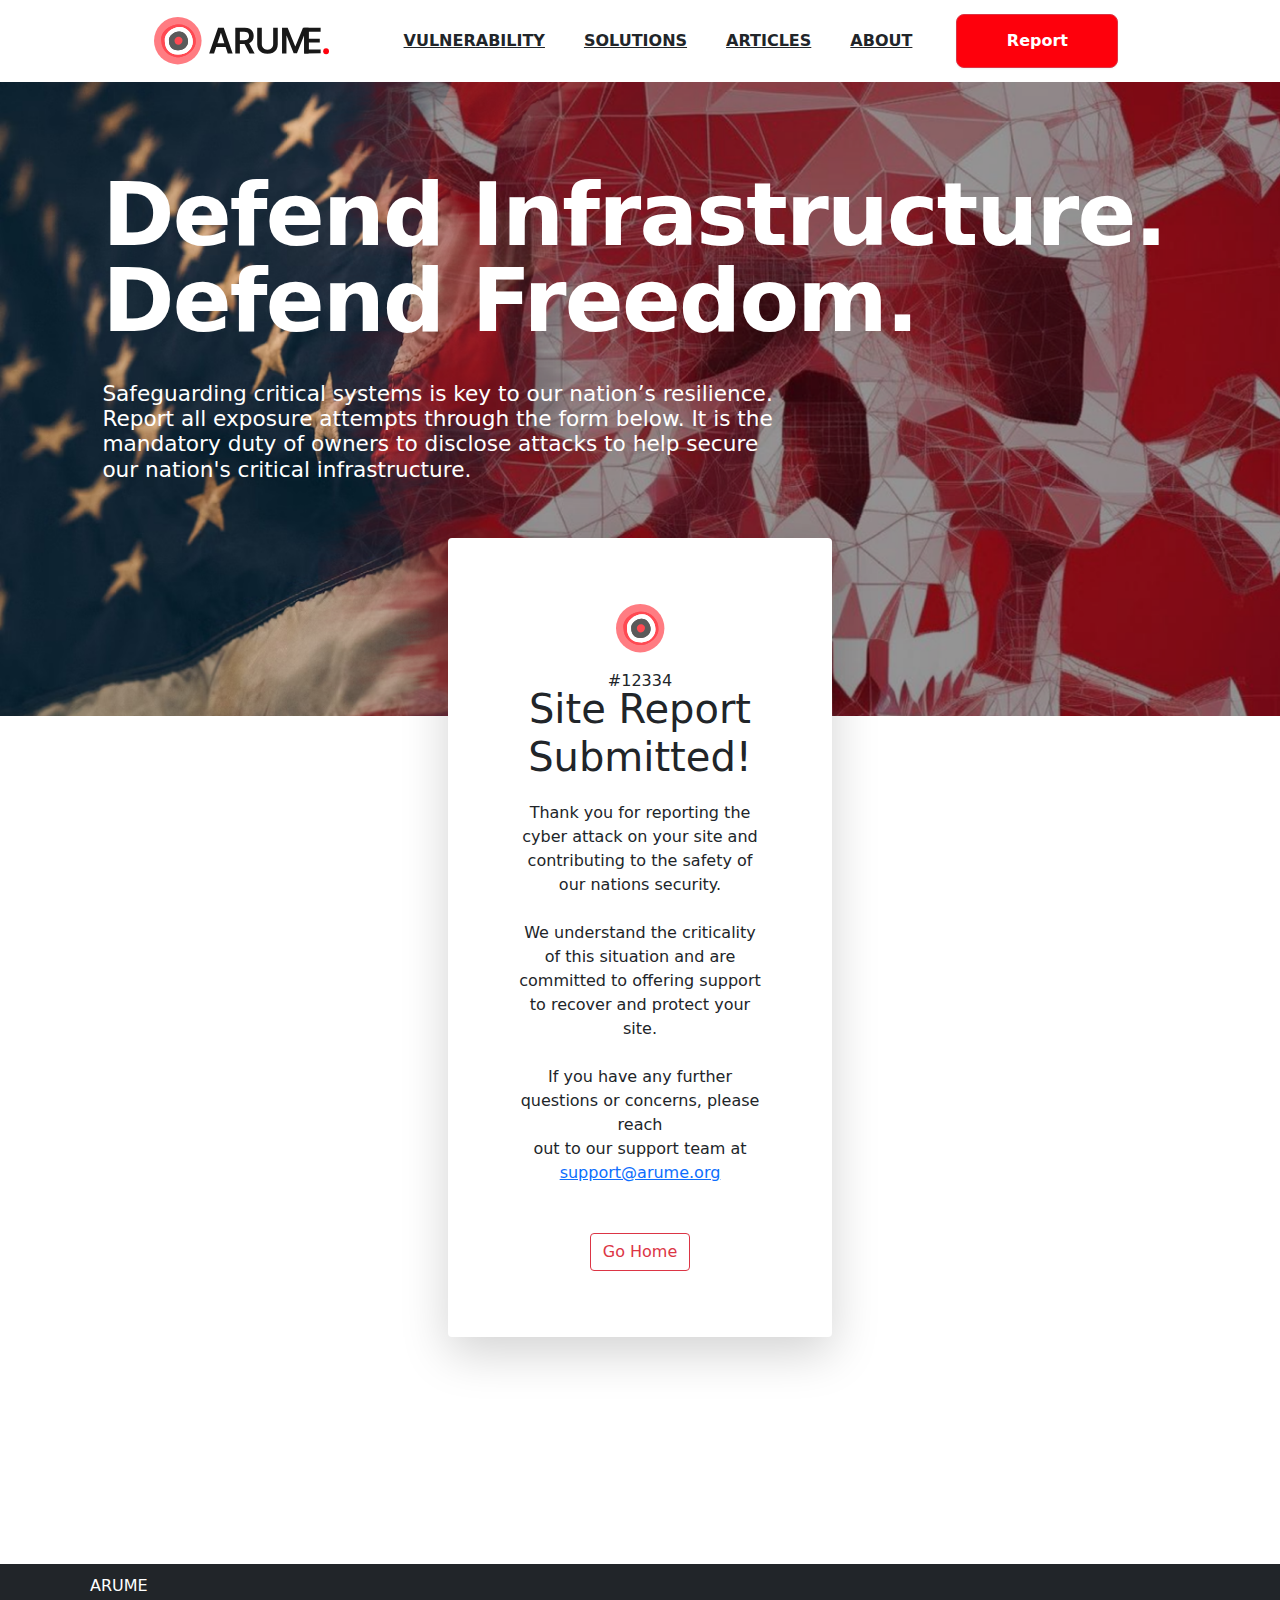
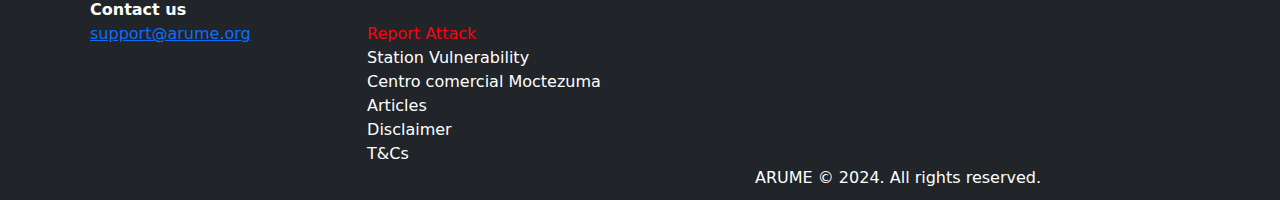
<file: Report-completed.html>
<!DOCTYPE html>
<html lang="en"><head><meta http-equiv="Content-Type" content="text/html; charset=UTF-8">
    <meta name="viewport" content="width=device-width, initial-scale=1">
    <meta name="description" content="">
    <meta name="author" content="TSA Team">
    <meta name="generator" content="TSA">
    <title>Report Site</title>

    <!-- Bootstrap core CSS -->
    <link href="./files/bootstrap.min.css" rel="stylesheet">
    <link href="./css/header.css" rel="stylesheet">
    <script src="./script/jquery-3.7.1.min"></script>
    <script src="./script/bootstrap.js"></script>

<meta name="theme-color" content="#7952b3">

<style>
  footer p {
    margin: 0px;
    font-size: 16;
  }
  body {
      display: flex;
      flex-direction: column;
      min-height: 200vh;
  }
  .content {
      flex: 1;
      min-height: 120vh;
  }
  .footer {
      background-color: #f5f5f5;
      text-align: center;
      padding: 10px 0;
  }
  .main-form {
    position: absolute;
    left: 35%;
    width: 30%;
    top: 42vw;
  }
  .content-top-title {
    padding-left: 8%;
    /* font-size: 96px; */
    font-size: 6.78vw;
    font-weight: 700;
    /* line-height: 96px; */
    line-height: 6.78vw;
    letter-spacing: -0.02em;
    text-align: left;
    /* padding-top: 60px; */
    padding-top: 7vw;
    /* padding-bottom: 40px; */
    padding-bottom: 2.8vw;

    p {
      margin-bottom: 0px;
    }
  }
  .content-top-content {
    padding-left: 8%;
    /* font-size: 24px; */
    font-size: 1.69vw;
    font-weight: 400;
    /* line-height: 28px; */
    line-height: 1.97vw;
    letter-spacing: 0em;
    text-align: left;
    p {
      margin-bottom: 0px;
    }
  }
  .row-background { 
      background-image: url('./files/sub-header.png');
      background-size: auto 100%;
      background-repeat: no-repeat;
      width: 100%;
      /* height: 700px; */
      height: 49.5vw;
      margin-top: 82px !important;
  }
  .display-error {
    display: block;
    color: red;
  }
  .hide-error {
    display: none;
    color: red;
  }

  .report-form {
    margin: 50px;
    font-size: medium;
  }
  @media screen and (max-width: 429px) {
    body {
      min-height: 120vh;
    }
    .main-form {
      left: 10%;
      width: 80%;
      top: 56vw;
    }
    .report-form {
      margin: 0px !important;
    }
  }
  @media screen and (min-width: 430px) and (max-width: 577px){
    body {
      min-height: 120vh;
    }
    .main-form {
      left: 10%;
      width: 80%;
      top: 53vw;
    }
    .report-form {
      margin: 0px;
    }
  }
  @media screen and (min-width: 578px) and (max-width: 768px) {
    body {
      min-height: 120vh;
    }
    .main-form {
      left: 15%;
      width: 70%;
      top: 48vw;
    }
    .report-form {
      margin: 0px;
    }
  }
  @media screen and (min-width: 769px) and (max-width: 992px) {
    body {
      min-height: 120vh;
    }
    .main-form {
      left: 17%;
      width: 66%;
      top: 45vw;
    }
    .report-form {
      margin: 0px;
    }
  }
  @media screen and (min-width: 993px) and (max-width: 1090px) {
    body {
      min-height: 100vh;
    }
    .main-form {
      top: 43vw;
    }
  }
</style>
</head>

<body class="body">
  <nav class="navbar navbar-expand-md navbar-light fixed-top">
    <a class="company-icon" href="./Home.html">
      <img class="d-none d-sm-block" src="./files/trade-mark.svg" height="48.4px">
      <img class="d-block d-sm-none" src="./files/logo.svg" height="48.4px">
    </a> 
    <button type="button" class="btn btn-danger me-2 py-2 report-button report-button-xs d-block d-md-none" onclick="location.href = './Report.html'">
      Report
    </button>
    <button class="navbar-toggler" type="button" data-toggle="collapse" data-target="#navbarSupportedContent" aria-controls="navbarSupportedContent" aria-expanded="false" aria-label="Toggle navigation">
      <span class="navbar-toggler-icon"></span>
    </button>
    <div class="collapse navbar-collapse justify-content-end" id="navbarSupportedContent">
        <a class="me-2 py-2 text-dark nav-link text-decoration-underline" href="./Vulnerability.html">VULNERABILITY</a>
        <a class="me-2 py-2 text-dark nav-link text-decoration-underline" href="./Solutions.html">SOLUTIONS</a>
        <a class="me-2 py-2 text-dark nav-link text-decoration-underline" href="./Articles.html">ARTICLES</a>
        <a class="me-2 py-2 text-dark nav-link text-decoration-underline" href="./About.html">ABOUT</a>
        <button type="button" class="btn btn-danger me-2 py-2 report-button d-none d-md-block" onclick="location.href = './Report.html'">
          Report
        </button>
    </div>
  </nav>
	
	<main  class="content">
    <div class="row-background">
      <div class="text-white content-top-title">
        <p>Defend Infrastructure.</p>
        <p>Defend Freedom.</p>
      </div>
      <div class="text-white content-top-content">
        <p>Safeguarding critical systems is key to our nation’s resilience.</p>
        <p>Report all exposure attempts through the form below. It is the</p>
        <p>mandatory duty of owners to disclose attacks to help secure</p>
        <p>our nation's critical infrastructure.</p>
      </div>
    </div>

    <div class="main-form shadow-lg p-3 mb-5 bg-body rounded">
      <form class="report-form" name="reportForm" action="./Home.html">
       <center>
        <img class="img-fluid" src="./files/logo.svg" style="margin-bottom: 20px;">
        <p style="line-height: 1;">#12334</p>
        <h1 style="margin-top: -20px; margin-bottom: 20px;">Site Report Submitted!</h1>
        <p style="margin-bottom: 3rem;">
          Thank you for reporting the cyber attack on your site and <br>contributing to the safety of our nations security.<br><br>
          We understand the criticality of this situation and are <br>committed to offering support to recover and protect your site.<br><br>
          If you have any further questions or concerns, please reach <br>out to our support team at <a href="mailto:support@arume.org">support@arume.org</a>
        </p>
        <button id="submitButton" type="submit" class="btn btn-outline-danger">Go Home</button>
       </center>
      </form>
    </div>
    
	</main>
	
	<footer id="footer" style="display: block; width: 100%" class="footer-bs bg-dark text-white">
    <div class="container" style="padding-top: 10px; padding-bottom: 10px;">
      <div class="row">
        <div class="col-12 col-sm-7">
          <div class="row">
            <div class="col-sm-6 col-md-5" style="padding-left: 20px;">
              <p style="font-size: 24; font-weight: 500;">ARUME</p>
              <p style="font-weight: 600;">Contact us</p>
              <a href="mailto:support@arume.org">support@arume.org</a>
            </div>
            <div class="col-sm-6 col-md-7" style="padding-left: 20px;">
              <br>
              <br>
              <p>
                <a class="text-decoration-none" style="color: #FF000C;" href="./Report.html">Report Attack</a>
              </p>
              <p>
                <a class="text-decoration-none text-white" href="./Vulnerability.html">Station Vulnerability</a>
              </p>
              <p>Centro comercial Moctezuma</p>
              <p>
                <a class="text-decoration-none text-white" href="./Articles.html">Articles</a>
              </p>
              <p>Disclaimer</p>
              <p>
                <a class="text-decoration-none text-white" href="./Term.html">T&amp;Cs</a>
              </p>
              <br>
            </div>
          </div>
        </div>
        <div class="col-12 col-sm-5" style="display: flex;align-self: flex-end; padding-left: 20px;">
          <p>ARUME © 2024. All rights reserved.</p>
        </div>
      </div>
    </div>
  </footer>

</body>
</html>
</file>
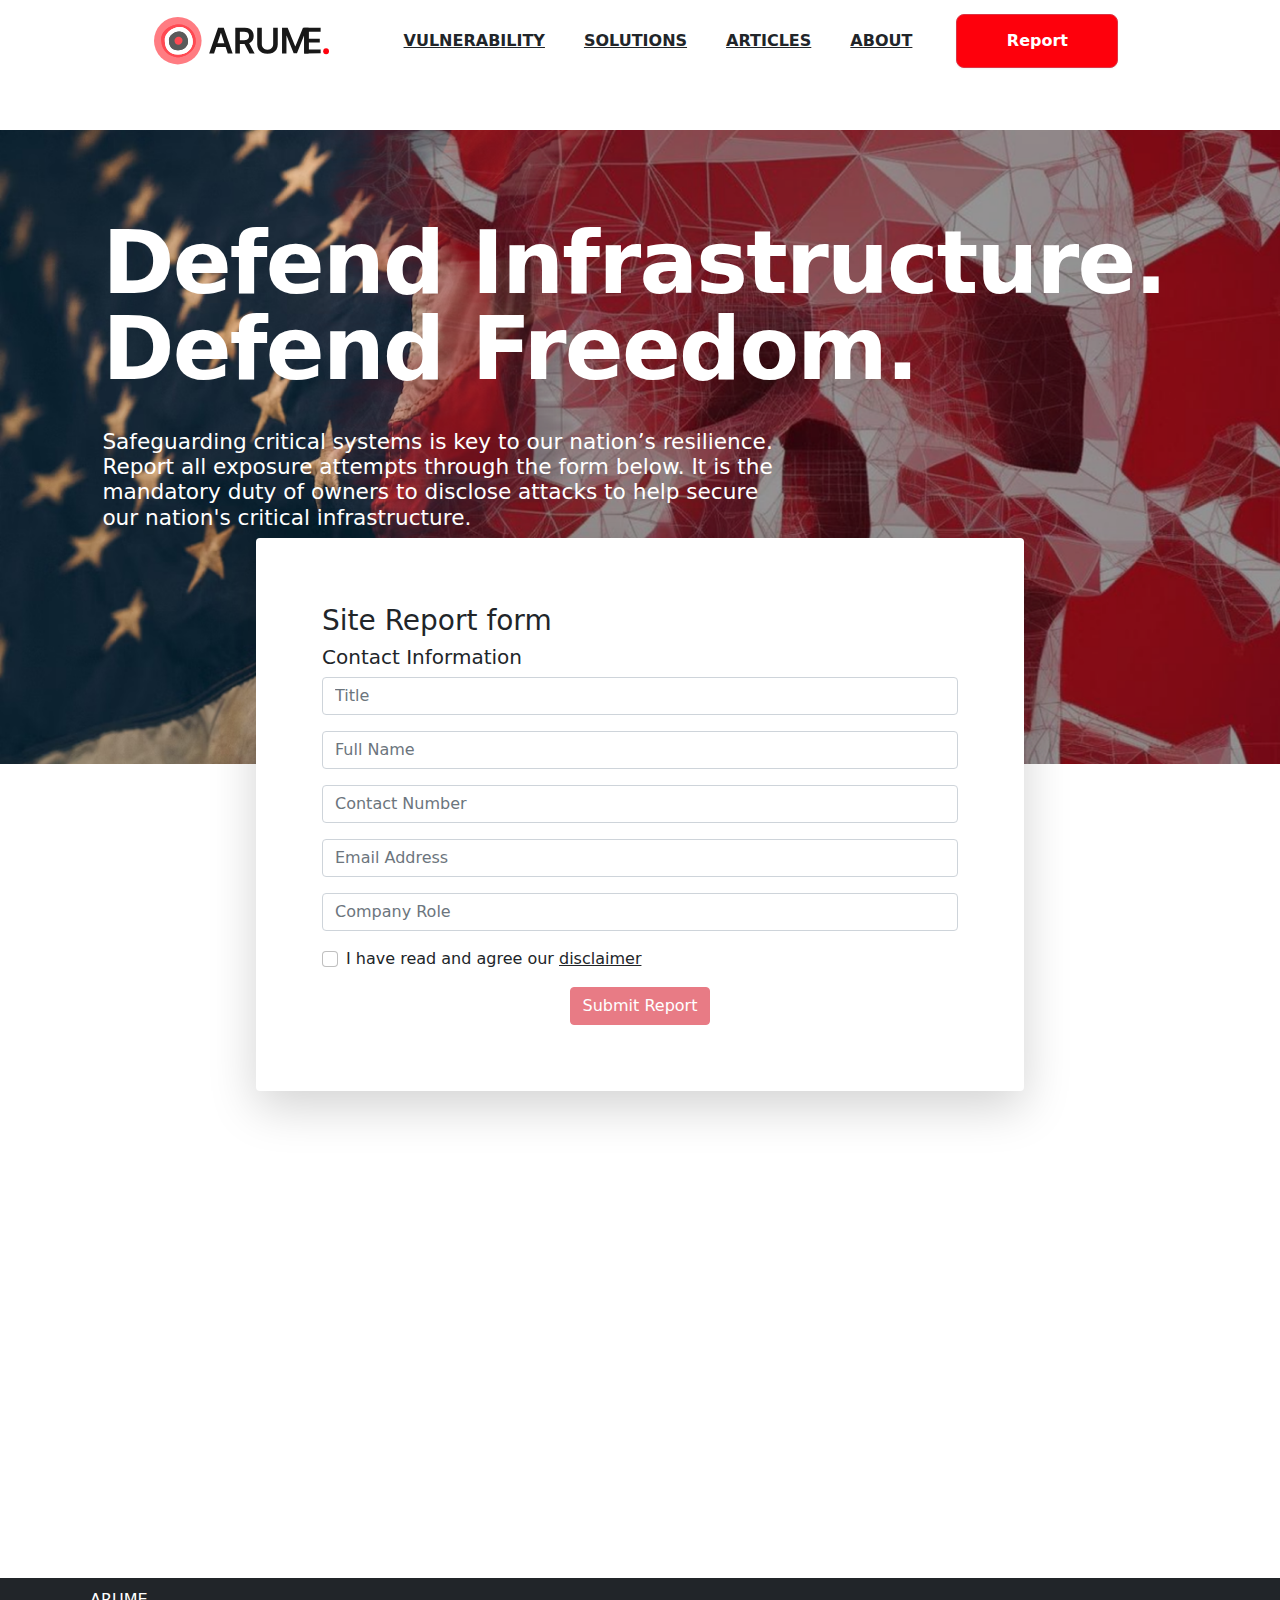
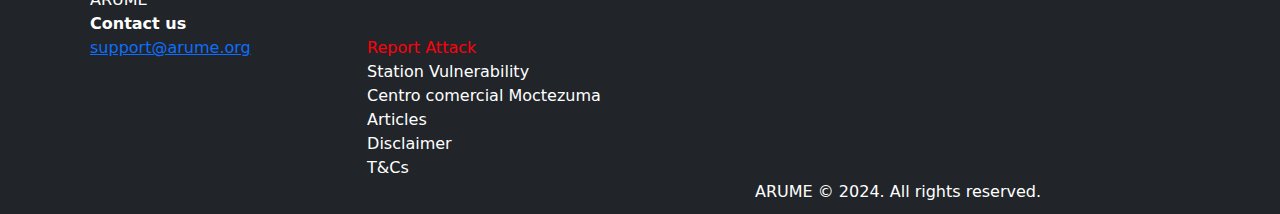
<file: Report.html>
<!DOCTYPE html>
<html lang="en"><head><meta http-equiv="Content-Type" content="text/html; charset=UTF-8">
    <meta name="viewport" content="width=device-width, initial-scale=1">
    <meta name="description" content="">
    <meta name="author" content="TSA Team">
    <meta name="generator" content="TSA">
    <title>Report Site</title>

    <!-- Bootstrap core CSS -->
    <link href="./files/bootstrap.min.css" rel="stylesheet">
    <link href="./css/modal.css" rel="stylesheet">
    <link href="./css/header.css" rel="stylesheet">
    <script src="./script/jquery-3.7.1.min"></script>
    <script src="./script/bootstrap.js"></script>
    <meta name="theme-color" content="#7952b3">

<style>
  footer p {
    margin: 0px;
    font-size: 16;
  }
  body {
      display: flex;
      flex-direction: column;
      min-height: 100vh;
  }
  .content {
      flex: 1;
      min-height: 120vh;
  }
  .footer {
      background-color: #f5f5f5;
      text-align: center;
      padding: 10px 0;
  }
  .main-form {
    position: absolute;
    left: 20%;
    width: 60%;
    top: 42vw;
  }
  .content-top-title {
    padding-left: 8%;
    /* font-size: 96px; */
    font-size: 6.78vw;
    font-weight: 700;
    /* line-height: 96px; */
    line-height: 6.78vw;
    letter-spacing: -0.02em;
    text-align: left;
    /* padding-top: 60px; */
    padding-top: 7vw;
    /* padding-bottom: 40px; */
    padding-bottom: 2.8vw;

    p {
      margin-bottom: 0px;
    }
  }
  .content-top-content {
    padding-left: 8%;
    /* font-size: 24px; */
    font-size: 1.69vw;
    font-weight: 400;
    /* line-height: 28px; */
    line-height: 1.97vw;
    letter-spacing: 0em;
    text-align: left;
    p {
      margin-bottom: 0px;
    }
  }
  .row-background { 
      background-image: url('./files/sub-header.png');
      background-size: auto 100%;
      background-repeat: no-repeat;
      width: 100%;
      /* height: 700px; */
      height: 49.5vw;
      margin-top: 82px !important;
  }
  .display-error {
    display: block;
    color: red;
  }
  .hide-error {
    display: none;
    color: red;
  }
  @media screen and (max-width: 429px) {
    .main-form {
      left: 10%;
      width: 80%;
      top: 56vw;
    }
  }
  @media screen and (min-width: 430px) and (max-width: 577px){
    .main-form {
      left: 10%;
      width: 80%;
      top: 53vw;
    }
  }
  @media screen and (min-width: 578px) and (max-width: 768px) {
    .main-form {
      left: 15%;
      width: 70%;
      top: 48vw;
    }
  }
  @media screen and (min-width: 769px) and (max-width: 992px) {
    .main-form {
      left: 17%;
      width: 66%;
      top: 45vw;
    }
  }
  @media screen and (min-width: 993px) and (max-width: 1090px) {
    .main-form {
      top: 43vw;
    }
  }
</style>
</head>

<body class="body">
  <nav class="navbar navbar-expand-md navbar-light fixed-top">
    <a class="company-icon" href="./Home.html">
      <img class="d-none d-sm-block" src="./files/trade-mark.svg" height="48.4px">
      <img class="d-block d-sm-none" src="./files/logo.svg" height="48.4px">
    </a> 
    <button type="button" class="btn btn-danger me-2 py-2 report-button report-button-xs d-block d-md-none" onclick="location.href = './Report.html'">
      Report
    </button>
    <button class="navbar-toggler" type="button" data-toggle="collapse" data-target="#navbarSupportedContent" aria-controls="navbarSupportedContent" aria-expanded="false" aria-label="Toggle navigation">
      <span class="navbar-toggler-icon"></span>
    </button>
    <div class="collapse navbar-collapse justify-content-end" id="navbarSupportedContent">
        <a class="me-2 py-2 text-dark nav-link text-decoration-underline" href="./Vulnerability.html">VULNERABILITY</a>
        <a class="me-2 py-2 text-dark nav-link text-decoration-underline" href="./Solutions.html">SOLUTIONS</a>
        <a class="me-2 py-2 text-dark nav-link text-decoration-underline" href="./Articles.html">ARTICLES</a>
        <a class="me-2 py-2 text-dark nav-link text-decoration-underline" href="./About.html">ABOUT</a>
        <button type="button" class="btn btn-danger me-2 py-2 report-button d-none d-md-block" onclick="location.href = './Report.html'">
          Report
        </button>
    </div>
  </nav>
	
	<main class="content mt-5" style="margin-bottom: 50vh;">
    <div id="myModal" class="modal">
      <div class="modal-content" style="font-size: medium;">
        <h6 class="modal-title">Site Report Disclaimer</h6>
        <p>Any information submitted through this form will be kept confidential and reports will remain anonymous. We will not share your personal details with any third parties as part of a report. However, we may need to contact you for additional details to properly investigate your report. </p>
        <center class="close">Okay</center>
      </div>
    </div>
    <div class="row-background">
      <div class="text-white content-top-title">
        <p>Defend Infrastructure.</p>
        <p>Defend Freedom.</p>
      </div>
      <div class="text-white content-top-content">
        <p>Safeguarding critical systems is key to our nation’s resilience.</p>
        <p>Report all exposure attempts through the form below. It is the</p>
        <p>mandatory duty of owners to disclose attacks to help secure</p>
        <p>our nation's critical infrastructure.</p>
      </div>
    </div>

    <div class="main-form shadow-lg p-3 mb-5 bg-body rounded">
      <form name="reportForm" action="./Report-completed.html" style="margin: 50px;" onsubmit="return validateForm()">
        <h3>Site Report form</h3>
        <h5>Contact Information</h5>
        <p id="errorMessage" class="hide-error">Please fill all information</p>
        <div class="mb-3">
          <input type="text" name="title" class="form-control" id="title" placeholder="Title">
        </div>
        <div class="mb-3">
          <input type="text" name="fullName" class="form-control" id="inputFullName" placeholder="Full Name">
        </div> 
        <div class="mb-3">
          <input type="text" name="contactNumber" class="form-control" id="inputContactNumber" placeholder="Contact Number">
        </div> 
        <div class="mb-3">
          <input type="email" name="email" class="form-control" id="inputEmail" placeholder="Email Address">
        </div>
        <div class="mb-3">
          <input type="text" name="role" class="form-control" id="inputRole" placeholder="Company Role">
        </div> 
        <div class="mb-3 form-check">
          <input type="checkbox" class="form-check-input" id="agreeCheckBox">
          <label class="form-check-label" for="boxCheck">
            I have read and agree our <u id="myBtn" style="cursor: pointer;">disclaimer</u>
          </label>
        </div>
        <center><button id="submitButton" type="submit" class="btn btn-danger disabled">Submit Report</button></center>
      </form>
    </div>
    
	</main>
	
	<footer id="footer" style="display: block; width: 100%" class="footer-bs bg-dark text-white">
    <div class="container" style="padding-top: 10px; padding-bottom: 10px;">
      <div class="row">
        <div class="col-12 col-sm-7">
          <div class="row">
            <div class="col-sm-6 col-md-5" style="padding-left: 20px;">
              <p style="font-size: 24; font-weight: 500;">ARUME</p>
              <p style="font-weight: 600;">Contact us</p>
              <a href="mailto:support@arume.org">support@arume.org</a>
            </div>
            <div class="col-sm-6 col-md-7" style="padding-left: 20px;">
              <br>
              <br>
              <p>
                <a class="text-decoration-none" style="color: #FF000C;" href="./Report.html">Report Attack</a>
              </p>
              <p>
                <a class="text-decoration-none text-white" href="./Vulnerability.html">Station Vulnerability</a>
              </p>
              <p>Centro comercial Moctezuma</p>
              <p>
                <a class="text-decoration-none text-white" href="./Articles.html">Articles</a>
              </p>
              <p>Disclaimer</p>
              <p>
                <a class="text-decoration-none text-white" href="./Term.html">T&amp;Cs</a>
              </p>
              <br>
            </div>
          </div>
        </div>
        <div class="col-12 col-sm-5" style="display: flex;align-self: flex-end; padding-left: 20px;">
          <p>ARUME © 2024. All rights reserved.</p>
        </div>
      </div>
    </div>
  </footer>

</body>
</html>
<script src="./script/modal.js"></script>
<script type="text/javascript">
  document.getElementById("agreeCheckBox").addEventListener("click", () => {
    if (document.getElementById("agreeCheckBox").checked) {
      document.getElementById("submitButton").classList.remove("disabled")
    }
    else {
      document.getElementById("submitButton").classList.add("disabled")
    }
  });

  function validateForm() {
    const title = document.forms["reportForm"]["title"].value;
    const fullName = document.forms["reportForm"]["fullName"].value;
    const contactNumber = document.forms["reportForm"]["contactNumber"].value;
    const email = document.forms["reportForm"]["email"].value;
    const role = document.forms["reportForm"]["role"].value;

    if (!title || !fullName || !contactNumber || !email || !role) {
      const errorMessage = document.getElementById("errorMessage");
      errorMessage.classList.remove("hide-error");
      errorMessage.classList.add("display-error");
      return false;
    }
    return true;
  }

  document.getElementById("myBtn").addEventListener("click", () => openPopup("myModal"));
</script>
</file>
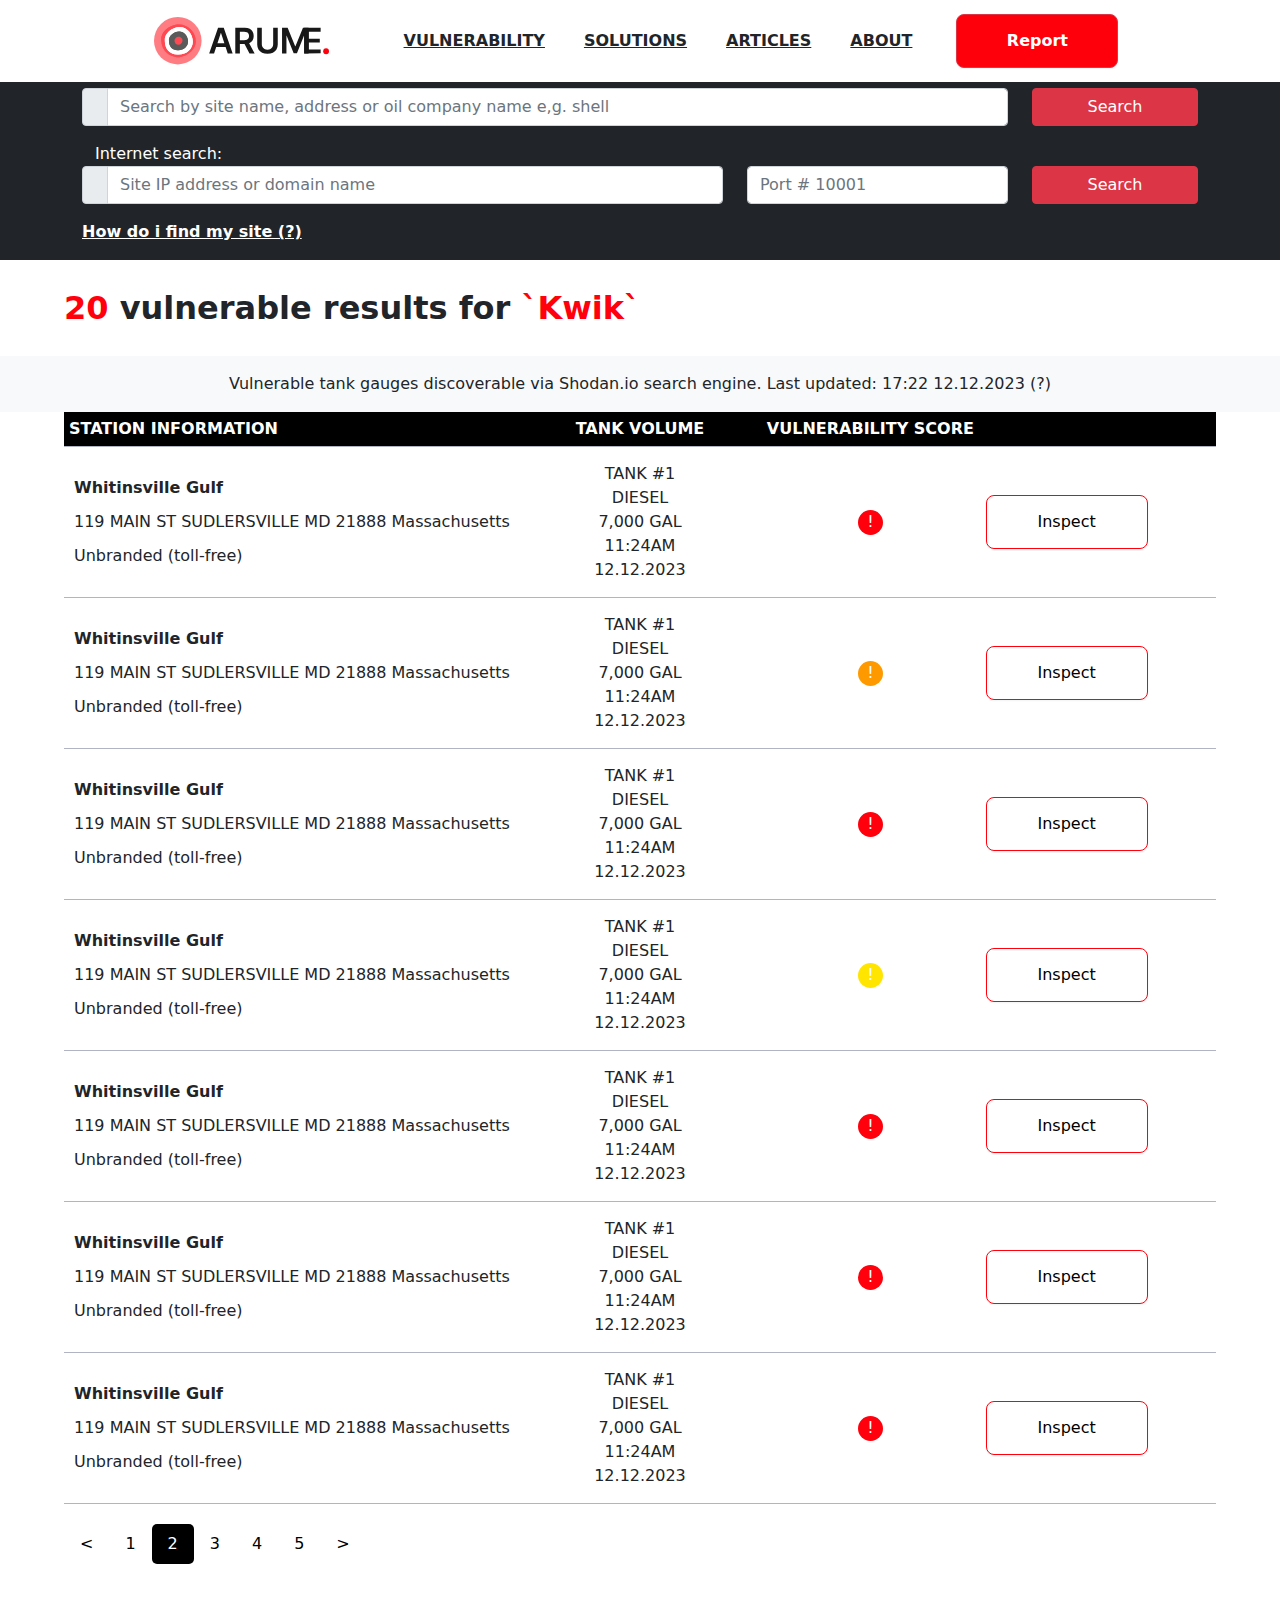
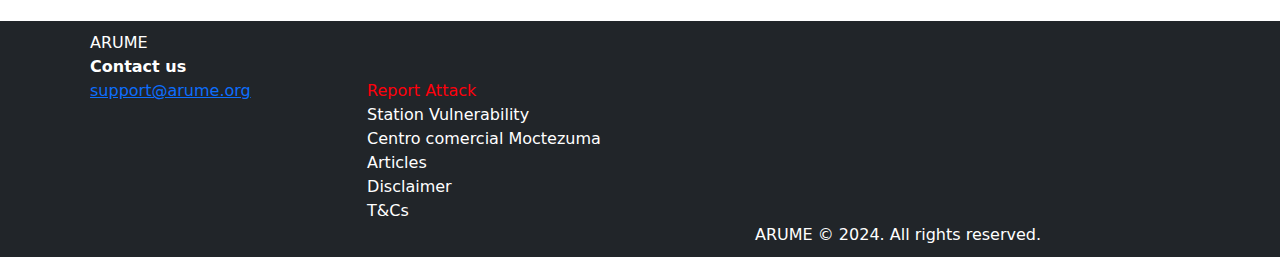
<file: Result.html>
<!DOCTYPE html>
<html lang="en">

<head>
  <meta http-equiv="Content-Type" content="text/html; charset=UTF-8">
  <meta name="viewport" content="width=device-width, initial-scale=1">
  <meta name="description" content="">
  <meta name="author" content="TSA Team">
  <meta name="generator" content="TSA">
  <title>ARUME project</title>

  <!-- Bootstrap core CSS -->
  <link href="./files/bootstrap.min.css" rel="stylesheet">
  <link href="./css/ultil.css" rel="stylesheet">
  <link href="./css/modal.css" rel="stylesheet">
  <link href="./css/search-validation.css" rel="stylesheet">
  <link href="./css/header.css" rel="stylesheet">
  <script src="./script/jquery-3.7.1.min"></script>
  <script src="./script/bootstrap.js"></script>
  
  <meta name="theme-color" content="#7952b3">
  <!-- Custom styles for this template -->
  <!-- <link href="./files/customscss.css" rel="stylesheet"> -->
  <style>
    p {
      margin: 0px;
      font-size: 16px;
    }

    body {
      display: flex;
      flex-direction: column;
      min-height: 100vh;
    }

    .content {
      flex: 1;
    }

    .footer {
      background-color: #f5f5f5;
      text-align: center;
      padding: 10px 0;
    }

    .search-result {
      margin-left: 5%;
      font-weight: 700;
      font-size: xx-large;
    }

    .open-popup-button {
      cursor: pointer;
    }

    table {
      width: 90%;
      margin-left: 5%;
    }

    th {
      background-color: black;
       color: white;
       padding: 5px;
    }

    tr {
      border-bottom-width: 1px;
      border-bottom-color: #B1B5C3;
    }

    td {
      padding: 15px 0px;
    }

    td div {
      padding: 5px;
    }

    .bold {
      font-weight: bold;
    }

    .inspect-button {
      width: 162px;
      height: 54px;
      border-radius: 8px;
      border: 1px;
      gap: 8px;
      border: 1px solid #FF000C;
      box-shadow: 0px 1px 2px 0px #1018280D;
      background-color: white;
    }

    .pagination {
      display: inline-block;
      display: inline-block;
      padding-top: 20px;
      padding-left: 5%;
      padding-bottom: 50px;
    }

    .pagination a {
      color: black;
      float: left;
      padding: 8px 16px;
      text-decoration: none;
    }

    .pagination a.active {
      background-color: black;
      color: white;
      border-radius: 5px;
      cursor: default;
    }

    .pagination a:hover:not(.active) {
      background-color: #ddd;
      border-radius: 5px;
    }

    .no-result p {
      font-size: 24px;
      font-weight: 400;
      color: #181818;
    }

    .no-result ul {
      font-size: 24px;
      font-weight: 400;
      color: #181818;
    }
  </style>
</head>

<body class="body">
  <nav class="navbar navbar-expand-md navbar-light fixed-top">
    <a class="company-icon" href="./Home.html">
      <img class="d-none d-sm-block" src="./files/trade-mark.svg" height="48.4px">
      <img class="d-block d-sm-none" src="./files/logo.svg" height="48.4px">
    </a> 
    <button type="button" class="btn btn-danger me-2 py-2 report-button report-button-xs d-block d-md-none" onclick="location.href = './Report.html'">
      Report
    </button>
    <button class="navbar-toggler" type="button" data-toggle="collapse" data-target="#navbarSupportedContent" aria-controls="navbarSupportedContent" aria-expanded="false" aria-label="Toggle navigation">
      <span class="navbar-toggler-icon"></span>
    </button>
    <div class="collapse navbar-collapse justify-content-end" id="navbarSupportedContent">
        <a class="me-2 py-2 text-dark nav-link text-decoration-underline" href="./Vulnerability.html">VULNERABILITY</a>
        <a class="me-2 py-2 text-dark nav-link text-decoration-underline" href="./Solutions.html">SOLUTIONS</a>
        <a class="me-2 py-2 text-dark nav-link text-decoration-underline" href="./Articles.html">ARTICLES</a>
        <a class="me-2 py-2 text-dark nav-link text-decoration-underline" href="./About.html">ABOUT</a>
        <button type="button" class="btn btn-danger me-2 py-2 report-button d-none d-md-block" onclick="location.href = './Report.html'">
          Report
        </button>
    </div>
  </nav>

  <main class="content mt-5">
    <label id="searchKeyValue" class="d-none">Kwik</label>
    <label id="totalResultValue" class="d-none">20</label>
    <label id="ipAddressValue" class="d-none">192.0.2.1</label>
    <label id="portValue" class="d-none">10001</label>
    <label id="currentPageValue" class="d-none">2</label>
    <label id="maxPageValue" class="d-none">5</label>
    <div id="howFindModal" class="modal">
      <div class="modal-content"
        style="border-radius: 12px;padding: 24px;box-shadow: 0px 8px 8px -4px rgba(16, 24, 40, 0.03), 0px 20px 24px -4px rgba(16, 24, 40, 0.08);">
        <div>
          <h6 class="modal-title">How do I find my site?</h6>
          <p>You can search our database by site address, tank gauge banner (example below), by branded oil company
            (e.g. Shell, BP). Or if you know your site’s IP address or domain name you can use our internet search.</p>
          <img src="./files/ip_address.png" />
          <p>If your site isn’t displayed in results this does not mean your site is not vulnerable. It is recommended
            that all owner/operators of sites using tank gauges check back as we update the list of vulnerable sites
            regularly.</p>
        </div>
        <center class="close"
          style="font-weight: 600;font-size: 16px;line-height: 24px;border-radius: 8px;padding: 10px 18px;color: #344054;">
          Okay</center>
      </div>
    </div>
    <div style="width:100%">
      <div class="mb-4">
        <div class="bg-dark" style="width:100%; height:25%">
          <div class="container pt-3 pb-3">
            <div class="mb-0 text-white" style="padding-left: 13px;">Database search:</div>
            <div class="row mb-3">
              <div class="col-10">
                <div class="input-group">
                  <span class="input-group-text"><i class="bi bi-search"></i></span>
                  <input id="dbSearchText" type="text" class="form-control"
                    placeholder="Search by site name, address or oil company name e,g. shell">
                </div>
              </div>
              <div class="col-2">
                <button id="dbSearchButton" class="btn btn-danger w-100">Search</button>
              </div>
            </div>

            <div class="mb-0 text-white" style="padding-left: 13px;">Internet search:</div>
            <div class="row">
              <div class="col-7">
                <div class="input-group">
                  <span class="input-group-text"><i class="bi bi-search"></i></span>
                  <input id="domain" type="text" class="form-control" placeholder="Site IP address or domain name">
                </div>
              </div>
              <div class="col-3">
                <input id="port" type="text" class="form-control" placeholder="Port # 10001">
              </div>
              <div class="col-2">
                <button id="internetSearchButton" class="btn btn-danger w-100">Search</button>
              </div>
            </div>
            <div class="mb-0 pt-3 text-white">
              <u><b id="howFindButton" class="open-popup-button">How do i find my site (?)</b></u>
            </div>
          </div>
        </div>
      </div>
      <div class="search-result mb-4">
        <b id="totalResult" style="color: #FF000C;"></b>
        <b>vulnerable results for </b>
        <b id="searchKey" style="color: #FF000C;"></b>
        <h1 id="ipAddress" style="color: red;"></h1>
        <h1 id="portSearch" style="color: red;"></h1>
      </div>
      <div id="has-result">
        <div>
          <div class="p-3 bg-light text-dark" style="width:100%">
            <center>Vulnerable tank gauges discoverable via Shodan.io search engine. Last updated: 17:22 12.12.2023 (?)
            </center>
          </div>
        </div>
        <table id="mainTable">
          <tr>
            <th style="width: 40%;">STATION INFORMATION</th>
            <th style="width: 20%;"class="center">TANK VOLUME</th>
            <th style="width: 20%;"class="center">VULNERABILITY SCORE</th>
            <th style="width: 20%;"></th>
          </tr>
          <tr>
            <td style="display: none;">red</td>
            <td>
              <div>
                <div class="bold">Whitinsville Gulf</div>
                <div>119 MAIN ST SUDLERSVILLE MD   21888   Massachusetts</div>
                <div>Unbranded (toll-free)</div>
              </div>
            </td>
            <td class="center">
              <p>TANK #1</p>
              <p>DIESEL</p>
              <p>7,000 GAL</p>
              <p>11:24AM</p>
              <p>12.12.2023</p>
            </td>
            <td class="center"><span class="dot">!</span></td>
            <td><button class="inspect-button" onclick="location.href = './ResultDetail.html?id=1'">Inspect</button></td>
          </tr>
          <tr>
            <td style="display: none;">amber</td>
            <td>
              <div>
                <div class="bold">Whitinsville Gulf</div>
                <div>119 MAIN ST SUDLERSVILLE MD   21888   Massachusetts</div>
                <div>Unbranded (toll-free)</div>
              </div>
            </td>
            <td class="center">
              <p>TANK #1</p>
              <p>DIESEL</p>
              <p>7,000 GAL</p>
              <p>11:24AM</p>
              <p>12.12.2023</p>
            </td>
            <td class="center"><span class="dot">!</span></td>
            <td><button class="inspect-button" onclick="location.href = './ResultDetail.html?id=2'">Inspect</button></td>
          </tr>
          <tr>
            <td style="display: none;">red</td>
            <td>
              <div>
                <div class="bold">Whitinsville Gulf</div>
                <div>119 MAIN ST SUDLERSVILLE MD   21888   Massachusetts</div>
                <div>Unbranded (toll-free)</div>
              </div>
            </td>
            <td class="center">
              <p>TANK #1</p>
              <p>DIESEL</p>
              <p>7,000 GAL</p>
              <p>11:24AM</p>
              <p>12.12.2023</p>
            </td>
            <td class="center"><span class="dot">!</span></td>
            <td><button class="inspect-button" onclick="location.href = './ResultDetail.html?id=3'">Inspect</button></td>
          </tr>
          <tr>
            <td style="display: none;">yellow</td>
            <td>
              <div>
                <div class="bold">Whitinsville Gulf</div>
                <div>119 MAIN ST SUDLERSVILLE MD   21888   Massachusetts</div>
                <div>Unbranded (toll-free)</div>
              </div>
            </td>
            <td class="center">
              <p>TANK #1</p>
              <p>DIESEL</p>
              <p>7,000 GAL</p>
              <p>11:24AM</p>
              <p>12.12.2023</p>
            </td>
            <td class="center"><span class="dot">!</span></td>
            <td><button class="inspect-button" onclick="location.href = './ResultDetail.html?id=4'">Inspect</button></td>
          </tr>
          <tr>
            <td style="display: none;">red</td>
            <td>
              <div>
                <div class="bold">Whitinsville Gulf</div>
                <div>119 MAIN ST SUDLERSVILLE MD   21888   Massachusetts</div>
                <div>Unbranded (toll-free)</div>
              </div>
            </td>
            <td class="center">
              <p>TANK #1</p>
              <p>DIESEL</p>
              <p>7,000 GAL</p>
              <p>11:24AM</p>
              <p>12.12.2023</p>
            </td>
            <td class="center"><span class="dot">!</span></td>
            <td><button class="inspect-button" onclick="location.href = './ResultDetail.html?id=5'">Inspect</button></td>
          </tr>
          <tr>
            <td style="display: none;">red</td>
            <td>
              <div>
                <div class="bold">Whitinsville Gulf</div>
                <div>119 MAIN ST SUDLERSVILLE MD   21888   Massachusetts</div>
                <div>Unbranded (toll-free)</div>
              </div>
            </td>
            <td class="center">
              <p>TANK #1</p>
              <p>DIESEL</p>
              <p>7,000 GAL</p>
              <p>11:24AM</p>
              <p>12.12.2023</p>
            </td>
            <td class="center"><span class="dot">!</span></td>
            <td><button class="inspect-button" onclick="location.href = './ResultDetail.html?id=6'">Inspect</button></td>
          </tr>
          <tr>
            <td style="display: none;">red</td>
            <td>
              <div>
                <div class="bold">Whitinsville Gulf</div>
                <div>119 MAIN ST SUDLERSVILLE MD   21888   Massachusetts</div>
                <div>Unbranded (toll-free)</div>
              </div>
            </td>
            <td class="center">
              <p>TANK #1</p>
              <p>DIESEL</p>
              <p>7,000 GAL</p>
              <p>11:24AM</p>
              <p>12.12.2023</p>
            </td>
            <td class="center"><span class="dot">!</span></td>
            <td><button class="inspect-button" onclick="location.href = './ResultDetail.html?id=7'">Inspect</button></td>
          </tr>
        </table>
        <div id="pagination" class="pagination">
          <a href="./Result.html?search=Kwik&page=1">&lt;</a>
          <a href="./Result.html?search=Kwik&page=1">1</a>
          <a class="active">2</a>
          <a href="./Result.html?search=Kwik&page=3">3</a>
          <a href="./Result.html?search=Kwik&page=4">4</a>
          <a href="./Result.html?search=Kwik&page=5">5</a>
          <a href="./Result.html?search=Kwik&page=6">6</a>
          <a href="./Result.html?search=Kwik&page=3">&gt;</a>
        </div>
      </div>
      <div id="no-result" class="no-result container" style="max-width: 100%;margin: 96px 0px;">
        <div class="row">
          <div class="col-1"></div>
          <div class="col-9">
            <p style="font-weight: 600;">We did not find any sites matching your current search
              criteria.</p>
            <p style="font-weight: 600; color: #FF000C; margin-bottom: 40px;">This does not necessarily mean your site is secure.
            </p>
            <p>A few things could cause no results:</p>
            <ul>
              <li>You may need to try different search terms or parameters to find results.</li>
              <li>The current scanner is limited and some sites could still be vulnerable despite not appearing in our
                results.</li>
              <li>Your sites may be password protected. In the future, we aim to allow checking if your specific sites are
                properly password protected.</li>
            </ul>
            <p style="margin-top: 40px;">Check back often as more vulnerable sites are found each day.</p>
          </div>
          <div class="col-2"></div>
        </div>
      </div>
    </div>
  </main>

	<footer id="footer" style="display: block; width: 100%" class="footer-bs bg-dark text-white">
    <div class="container" style="padding-top: 10px; padding-bottom: 10px;">
      <div class="row">
        <div class="col-12 col-sm-7">
          <div class="row">
            <div class="col-sm-6 col-md-5" style="padding-left: 20px;">
              <p style="font-size: 24; font-weight: 500;">ARUME</p>
              <p style="font-weight: 600;">Contact us</p>
              <a href="mailto:support@arume.org">support@arume.org</a>
            </div>
            <div class="col-sm-6 col-md-7" style="padding-left: 20px;">
              <br>
              <br>
              <p>
                <a class="text-decoration-none" style="color: #FF000C;" href="./Report.html">Report Attack</a>
              </p>
              <p>
                <a class="text-decoration-none text-white" href="./Vulnerability.html">Station Vulnerability</a>
              </p>
              <p>Centro comercial Moctezuma</p>
              <p>
                <a class="text-decoration-none text-white" href="./Articles.html">Articles</a>
              </p>
              <p>Disclaimer</p>
              <p>
                <a class="text-decoration-none text-white" href="./Term.html">T&amp;Cs</a>
              </p>
              <br>
            </div>
          </div>
        </div>
        <div class="col-12 col-sm-5" style="display: flex;align-self: flex-end; padding-left: 20px;">
          <p>ARUME © 2024. All rights reserved.</p>
        </div>
      </div>
    </div>
  </footer>
</body>

</html>
<script src="./script/modal.js"></script>
<script src="./script/search-validation.js"></script>
<script type="text/javascript">
  document.getElementById("howFindButton").addEventListener("click", () => openPopup("howFindModal"));

  updatSearchKey();
  updateTotalResult();
  buildPagination();

  var table = document.getElementById("mainTable");
  for (var i = 0, row; row = table.rows[i]; i++) {
    if (row.cells[0].innerText === 'amber') {
      row.cells[3].innerHTML = '<span class="dot background-amber">!</span>';
    }
    if (row.cells[0].innerText === 'yellow') {
      row.cells[3].innerHTML = '<span class="dot background-yellow">!</span>';
    }
    if (row.cells[0].innerText === 'red') {
      row.cells[3].innerHTML = '<span class="dot background-red">!</span>';
    }
  }

  function updateTotalResult() {
    const totalResult = document.getElementById("totalResultValue").textContent;
    document.getElementById("totalResult").textContent = totalResult;

    if (totalResult === "0") {
      document.getElementById("no-result").classList.remove("d-none");
      document.getElementById("has-result").classList.add("d-none");
    } else {
      document.getElementById("no-result").classList.add("d-none");
      document.getElementById("has-result").classList.remove("d-none");
    }
  }

  function updatSearchKey() {
    const searchKey = document.getElementById("searchKeyValue").textContent;
    if (searchKey) {
      document.getElementById("searchKey").textContent = "`"+searchKey+"`";
    } else {
      const ipAddress = document.getElementById("ipAddressValue").textContent;
      const port = document.getElementById("portValue").textContent;
      document.getElementById("ipAddress").textContent = ipAddress;
      document.getElementById("portSearch").textContent = "#"+port;
    }
  }

  function buildPagination() {
    const currentPage = Number(document.getElementById("currentPageValue").textContent);
    const maxPage = Number(document.getElementById("maxPageValue").textContent);
    if (currentPage && maxPage) {
      const pagination = document.getElementById("pagination");
      paginationHTML = '';
      if (currentPage !== 1) {
        paginationHTML += buildPaginationHtml("&lt", currentPage - 1);
      }

      for (var i = 1; i <= maxPage; i++) {
        if (i === currentPage) {
          paginationHTML += buildCurrentPaginationHtml(i);
        } else {
          paginationHTML += buildPaginationHtml(i, i);
        }
      }

      if (currentPage !== maxPage) {
        paginationHTML += buildPaginationHtml("&gt", currentPage + 1);
      }

      pagination.innerHTML = paginationHTML;
    }
  }

  function buildCurrentPaginationHtml(text) {
    return `<a class="active">${text}</a>`;
  }

  function buildPaginationHtml(text, page) {
    const searchKey = document.getElementById("searchKeyValue").textContent;
    if (searchKey) {
      return `<a href="./Result.html?search=${searchKey}&page=${page}">${text}</a>`;
    } else {
      const ipAddress = document.getElementById("ipAddressValue").textContent;
      const port = document.getElementById("portValue").textContent;
      return `<a href="./Result.html?domain=${ipAddress}&port=${port}&page=${page}">${text}</a>`;
    }
  }
</script>
</file>
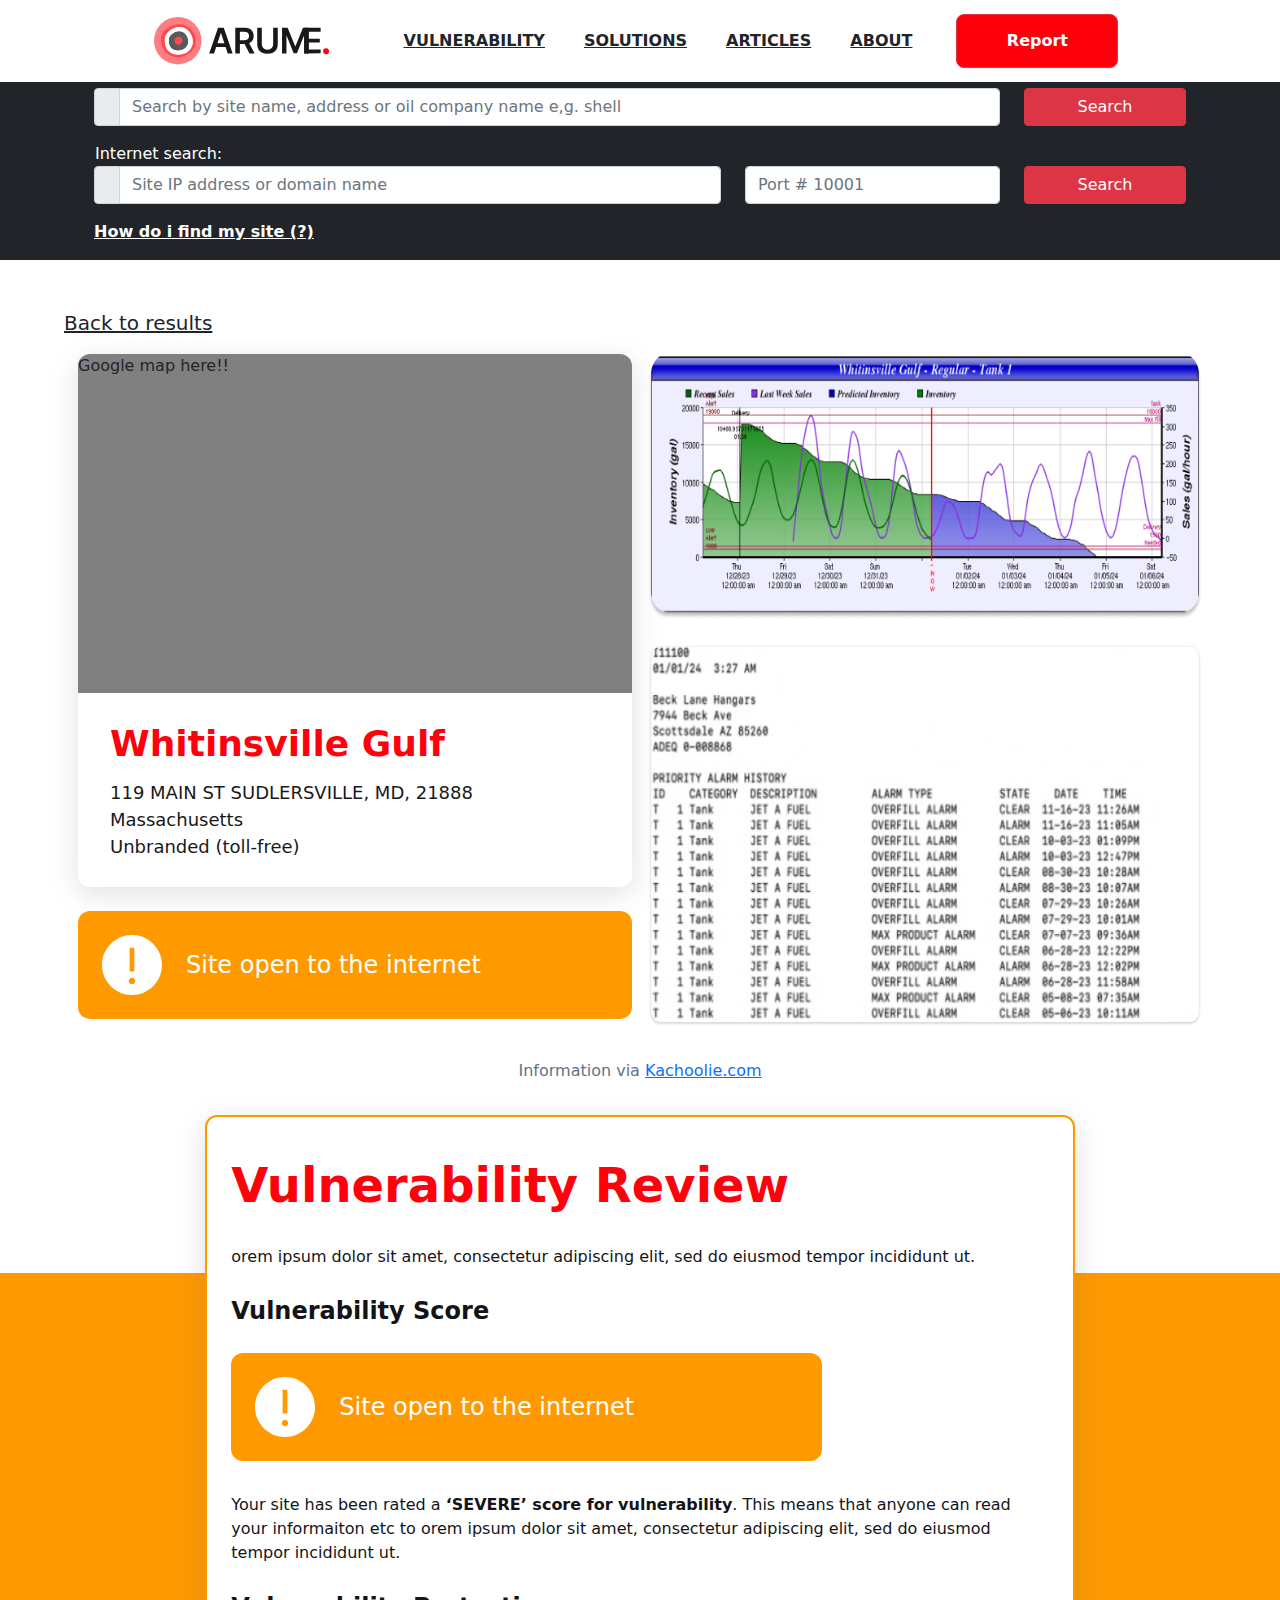
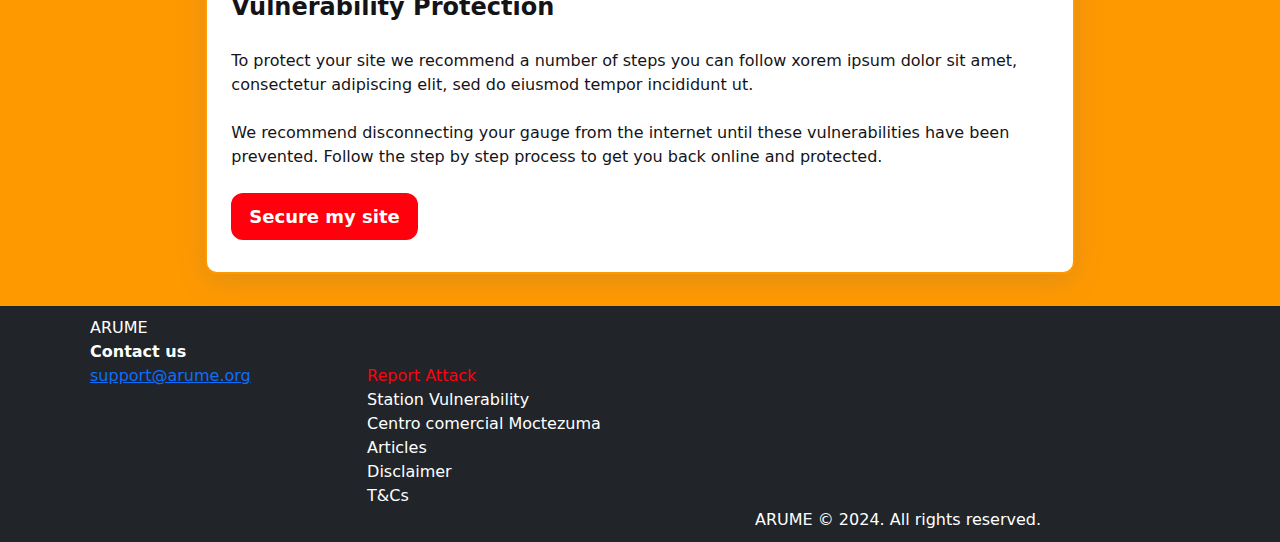
<file: ResultDetail.html>
<!DOCTYPE html>
<html lang="en">

<head>
  <meta http-equiv="Content-Type" content="text/html; charset=UTF-8">
  <meta name="viewport" content="width=device-width, initial-scale=1">
  <meta name="description" content="">
  <meta name="author" content="TSA Team">
  <meta name="generator" content="TSA">
  <title>ARUME project</title>

  <!-- Bootstrap core CSS -->
  <link href="./files/bootstrap.min.css" rel="stylesheet">
  <link href="./css/modal.css" rel="stylesheet">
  <link href="./css/search-validation.css" rel="stylesheet">
  <link href="./css/header.css" rel="stylesheet">
  <script src="./script/jquery-3.7.1.min"></script>
  <script src="./script/bootstrap.js"></script>
  
  <meta name="theme-color" content="#7952b3">
  <!-- Custom styles for this template -->
  <!-- <link href="./files/customscss.css" rel="stylesheet"> -->
  <style>
    :root {
      --mainColor: #FF000C;
    }
    p {
      margin: 0px;
      font-size: 16px;
    }

    body {
      display: flex;
      flex-direction: column;
      min-height: 100vh;
    }

    .content {
      flex: 1;
    }

    .footer {
      background-color: #f5f5f5;
      text-align: center;
      padding: 10px 0;
    }

    @media screen and (min-width: 576px) {
      .padding-content {
        height: 250px;
      }
    }

    .back-to-result:hover {
      cursor: pointer;
    }

    @media screen and (max-width: 1200px) {
      .info {
        box-shadow: none !important;
      }
    }

    @media screen and (max-width: 1200px) {
      .info-content {
        border-radius: 12px;
        box-shadow: rgba(100, 100, 111, 0.2) 0px 7px 29px 0px;
        padding-right: 32px;
        padding-left: 32px;
        padding-top: 32px;
        margin-bottom: 32px;
        background: white;
      }
    }

    @media screen and (max-width: 1200px) {
      .info-via-kachoolie-full {
        display: none !important;
      }

      .info-via-kachoolie-less {
        display: block !important;
      }
    }


    @media screen and (max-width: 1200px) {
      .review-background {
        background: var(--mainColor) !important;
      }
      .result-content {
        background: linear-gradient(to top, var(--mainColor) 0%, var(--mainColor) 20%, white 20%, white 100%);
      }
    }

    .open-popup-button {
      cursor: pointer;
    }
  </style>
</head>

<body class="body">
  <nav class="navbar navbar-expand-md navbar-light fixed-top">
    <a class="company-icon" href="./Home.html">
      <img class="d-none d-sm-block" src="./files/trade-mark.svg" height="48.4px">
      <img class="d-block d-sm-none" src="./files/logo.svg" height="48.4px">
    </a> 
    <button type="button" class="btn btn-danger me-2 py-2 report-button report-button-xs d-block d-md-none" onclick="location.href = './Report.html'">
      Report
    </button>
    <button class="navbar-toggler" type="button" data-toggle="collapse" data-target="#navbarSupportedContent" aria-controls="navbarSupportedContent" aria-expanded="false" aria-label="Toggle navigation">
      <span class="navbar-toggler-icon"></span>
    </button>
    <div class="collapse navbar-collapse justify-content-end" id="navbarSupportedContent">
        <a class="me-2 py-2 text-dark nav-link text-decoration-underline" href="./Vulnerability.html">VULNERABILITY</a>
        <a class="me-2 py-2 text-dark nav-link text-decoration-underline" href="./Solutions.html">SOLUTIONS</a>
        <a class="me-2 py-2 text-dark nav-link text-decoration-underline" href="./Articles.html">ARTICLES</a>
        <a class="me-2 py-2 text-dark nav-link text-decoration-underline" href="./About.html">ABOUT</a>
        <button type="button" class="btn btn-danger me-2 py-2 report-button d-none d-md-block" onclick="location.href = './Report.html'">
          Report
        </button>
    </div>
  </nav>

  <main class="content mt-5">
    <label id="mainColor" style="display: none;">amber</label>
    <div id="howFindModal" class="modal">
      <div class="modal-content"
        style="border-radius: 12px;padding: 24px;box-shadow: 0px 8px 8px -4px rgba(16, 24, 40, 0.03), 0px 20px 24px -4px rgba(16, 24, 40, 0.08);">
        <div>
          <h6 class="modal-title">How do I find my site?</h6>
          <p>You can search our database by site address, tank gauge banner (example below), by branded oil company
            (e.g. Shell, BP). Or if you know your site’s IP address or domain name you can use our internet search.</p>
          <img src="./files/ip_address.png" />
          <p>If your site isn’t displayed in results this does not mean your site is not vulnerable. It is recommended
            that all owner/operators of sites using tank gauges check back as we update the list of vulnerable sites
            regularly.</p>
        </div>
        <center class="close"
          style="font-weight: 600;font-size: 16px;line-height: 24px;border-radius: 8px;padding: 10px 18px;color: #344054;">
          Okay</center>
      </div>
    </div>
    <div style="width:100%">
      <div class="row mb-4">
        <div class="bg-dark" style="width:100%; height:25%">
          <div class="container pt-3 pb-3">
            <div class="row mb-0 text-white" style="padding-left: 13px;">Database search:</div>
            <div class="row mb-3">
              <div class="col-10">
                <div class="input-group">
                  <span class="input-group-text"><i class="bi bi-search"></i></span>
                  <input id="dbSearchText" type="text" class="form-control"
                    placeholder="Search by site name, address or oil company name e,g. shell">
                </div>
              </div>
              <div class="col-2">
                <button id="dbSearchButton" class="btn btn-danger w-100">Search</button>
              </div>
            </div>

            <div class="row mb-0 text-white" style="padding-left: 13px;">Internet search:</div>
            <div class="row">
              <div class="col-7">
                <div class="input-group">
                  <span class="input-group-text"><i class="bi bi-search"></i></span>
                  <input id="domain" type="text" class="form-control" placeholder="Site IP address or domain name">
                </div>
              </div>
              <div class="col-3">
                <input id="port" type="text" class="form-control" placeholder="Port # 10001">
              </div>
              <div class="col-2">
                <button id="internetSearchButton" class="btn btn-danger w-100">Search</button>
              </div>
            </div>
            <div class="row mb-0 pt-3 text-white">
              <u><b id="howFindButton" class="open-popup-button">How do i find my site (?)</b></u>
            </div>
          </div>
        </div>
      </div>

      <div class="result-content" style="padding-left: 64px;padding-right: 64px;">
        <p class="back-to-result" onclick="backToResult();"
          style="display: inline-block;font-size: 20px;padding-top: 24px;padding-bottom: 16px;"><u>Back to results</u>
        </p>

        <div class="container">
          <div class="row">
            <div class="container info-content col-lg-9 col-xl-12">
              <div class="row">
                <div class="col-xl-6"
                  style="margin-bottom: 32px;padding: 0px;height: 673px;padding-left: 8px;padding-right: 8px;">
                  <div class="info"
                    style="height: 533px;margin-bottom: 24px;background-color: white;border-radius: 12px;box-shadow: rgba(100, 100, 111, 0.2) 0px 7px 29px 0px;">
                    <div class="map"
                      style="height: 339px; background-color: gray;border-top-left-radius: 12px;border-top-right-radius: 12px;">
                      Google map here!!
                    </div>
                    <div style="padding: 24px 32px;">
                      <p style="font-size: 36px;color: #FF000C;font-weight: 700; padding-bottom: 8px;">Whitinsville Gulf
                      </p>
                      <p style="font-size: 18px;color: #181818;font-weight: 300;">119 MAIN ST SUDLERSVILLE, MD, 21888
                      </p>
                      <p style="font-size: 18px;color: #181818;font-weight: 300;">Massachusetts</p>
                      <p style="font-size: 18px;color: #181818;font-weight: 300;">Unbranded (toll-free)</p>
                    </div>
                  </div>
                  <p
                    style="display: flex;background-color: var(--mainColor);padding: 24px;border-radius: 12px;font-size: 24px;color: white;font-weight: 500;max-width: 591px;">
                    <img src="./files/ic-circle-exclamation.svg"
                      style="width: 60px;height: 60px;margin-right: 24px;"></img>
                    <span style="align-self: flex-end;margin-top: auto;margin-bottom: auto;">
                      <a class="text-decoration-none text-white" href="#site-open-start-session">Site open to the internet </a>
                    </span>
                  </p>
                </div>
                <div class="kachoolie-data col-xl-6"
                  style="color: aqua;margin-bottom: 32px;padding: 0px;padding-left: 8px;padding-right: 8px;">
                  <img class="kachoolie-chart" src="./files/kachoolie-map.png"
                    style="height: 266px;margin-bottom: 24px;width: 100%;">

                  <p class="info-via-kachoolie-less"
                    style="display: none;text-align: center;padding-bottom: 32px;color: #667085;">Information via <a
                      href="Kachoolie.com">Kachoolie.com</a></p>
                  <img class="kachoolie-log" src="./files/kachoolie-log.png" style="height: 383px;width: 100%;">
                </div>
              </div>
            </div>
          </div>
        </div>

        <p class="info-via-kachoolie-full" style="text-align: center;color: #667085;margin-bottom: 32px;">Information
          via <a href="Kachoolie.com">Kachoolie.com</a></p>
      </div>

      <div class="review-background" style="background: linear-gradient(to top, var(--mainColor) 0%, var(--mainColor) 80%, white 80%, white 100%)">
        <div class="row">
          <div class="col-lg-2"></div>
          <div class="review col-lg-8"
            style="border-radius: 12px;border-color: var(--mainColor); border-style: solid;border-width: 2px;
            box-shadow: rgba(100, 100, 111, 0.2) 0px 7px 29px 0px;
            color: #141418;font-size: 20px;font-weight: 300;padding: 32px 24px;
            margin-bottom: 32px;background-color: white;">
            <p style="color: #FF000C;font-size: 48px;font-weight: 700;margin-bottom: 24px;">Vulnerability Review</p>
            <p style="margin-bottom: 24px;">orem ipsum dolor sit amet, consectetur adipiscing elit, sed do eiusmod
              tempor incididunt ut.</p>
            <p id="site-open-start-session" style="margin-bottom: 24px;font-weight: 600;font-size: 24px;">Vulnerability Score</p>
            <p
              style="display: flex;background-color: var(--mainColor);padding: 24px;border-radius: 12px;font-size: 24px;color: white;font-weight: 500;max-width: 591px;margin-bottom: 32px;">
              <img src="./files/ic-circle-exclamation.svg" style="width: 60px;height: 60px;margin-right: 24px;"></img>
              <span style="align-self: flex-end;margin-top: auto;margin-bottom: auto;">Site open to the internet</span>
            </p>
            <p style="margin-bottom: 24px;">Your site has been rated a <b style="font-weight: 700;">‘SEVERE’ score for
                vulnerability</b>. This
              means that anyone can read your informaiton etc to orem ipsum dolor sit amet, consectetur adipiscing elit,
              sed do eiusmod tempor incididunt ut.</p>
            <p style="font-weight: 600;font-size: 24px; margin-bottom: 24px;">Vulnerability Protection</p>
            <p style="margin-bottom: 24px;">To protect your site we recommend a number of steps you can follow xorem
              ipsum dolor sit amet, consectetur adipiscing elit, sed do eiusmod tempor incididunt ut.
              <br /><br />
              We recommend disconnecting your gauge from the internet until these vulnerabilities have been prevented.
              Follow the step by step process to get you back online and protected.
            </p>
            <button style="background: #FF000C;border-radius: 12px;color: white;padding: 10px 18px;font-size: 18px;font-weight: 800;border: none;">Secure my site</button>
          </div>
          <div class="col-lg-2"></div>
        </div>
      </div>
    </div>
  </main>

	<footer id="footer" style="display: block; width: 100%" class="footer-bs bg-dark text-white">
    <div class="container" style="padding-top: 10px; padding-bottom: 10px;">
      <div class="row">
        <div class="col-12 col-sm-7">
          <div class="row">
            <div class="col-sm-6 col-md-5" style="padding-left: 20px;">
              <p style="font-size: 24; font-weight: 500;">ARUME</p>
              <p style="font-weight: 600;">Contact us</p>
              <a href="mailto:support@arume.org">support@arume.org</a>
            </div>
            <div class="col-sm-6 col-md-7" style="padding-left: 20px;">
              <br>
              <br>
              <p>
                <a class="text-decoration-none" style="color: #FF000C;" href="./Report.html">Report Attack</a>
              </p>
              <p>
                <a class="text-decoration-none text-white" href="./Vulnerability.html">Station Vulnerability</a>
              </p>
              <p>Centro comercial Moctezuma</p>
              <p>
                <a class="text-decoration-none text-white" href="./Articles.html">Articles</a>
              </p>
              <p>Disclaimer</p>
              <p>
                <a class="text-decoration-none text-white" href="./Term.html">T&amp;Cs</a>
              </p>
              <br>
            </div>
          </div>
        </div>
        <div class="col-12 col-sm-5" style="display: flex;align-self: flex-end; padding-left: 20px;">
          <p>ARUME © 2024. All rights reserved.</p>
        </div>
      </div>
    </div>
  </footer>
</body>

</html>
<script src="./script/modal.js"></script>
<script src="./script/search-validation.js"></script>
<script type="text/javascript">
  document.getElementById("howFindButton").addEventListener("click", () => openPopup("howFindModal"));

  const mainColor = document.getElementById("mainColor").textContent;
  if (mainColor === 'yellow')
    document.querySelector(':root').style.setProperty('--mainColor', '#FFE500');
  if (mainColor === 'amber')
    document.querySelector(':root').style.setProperty('--mainColor', '#FF9900');

  function backToResult() {
    window.location.href = "./Result.html"
  }
</script>
</file>
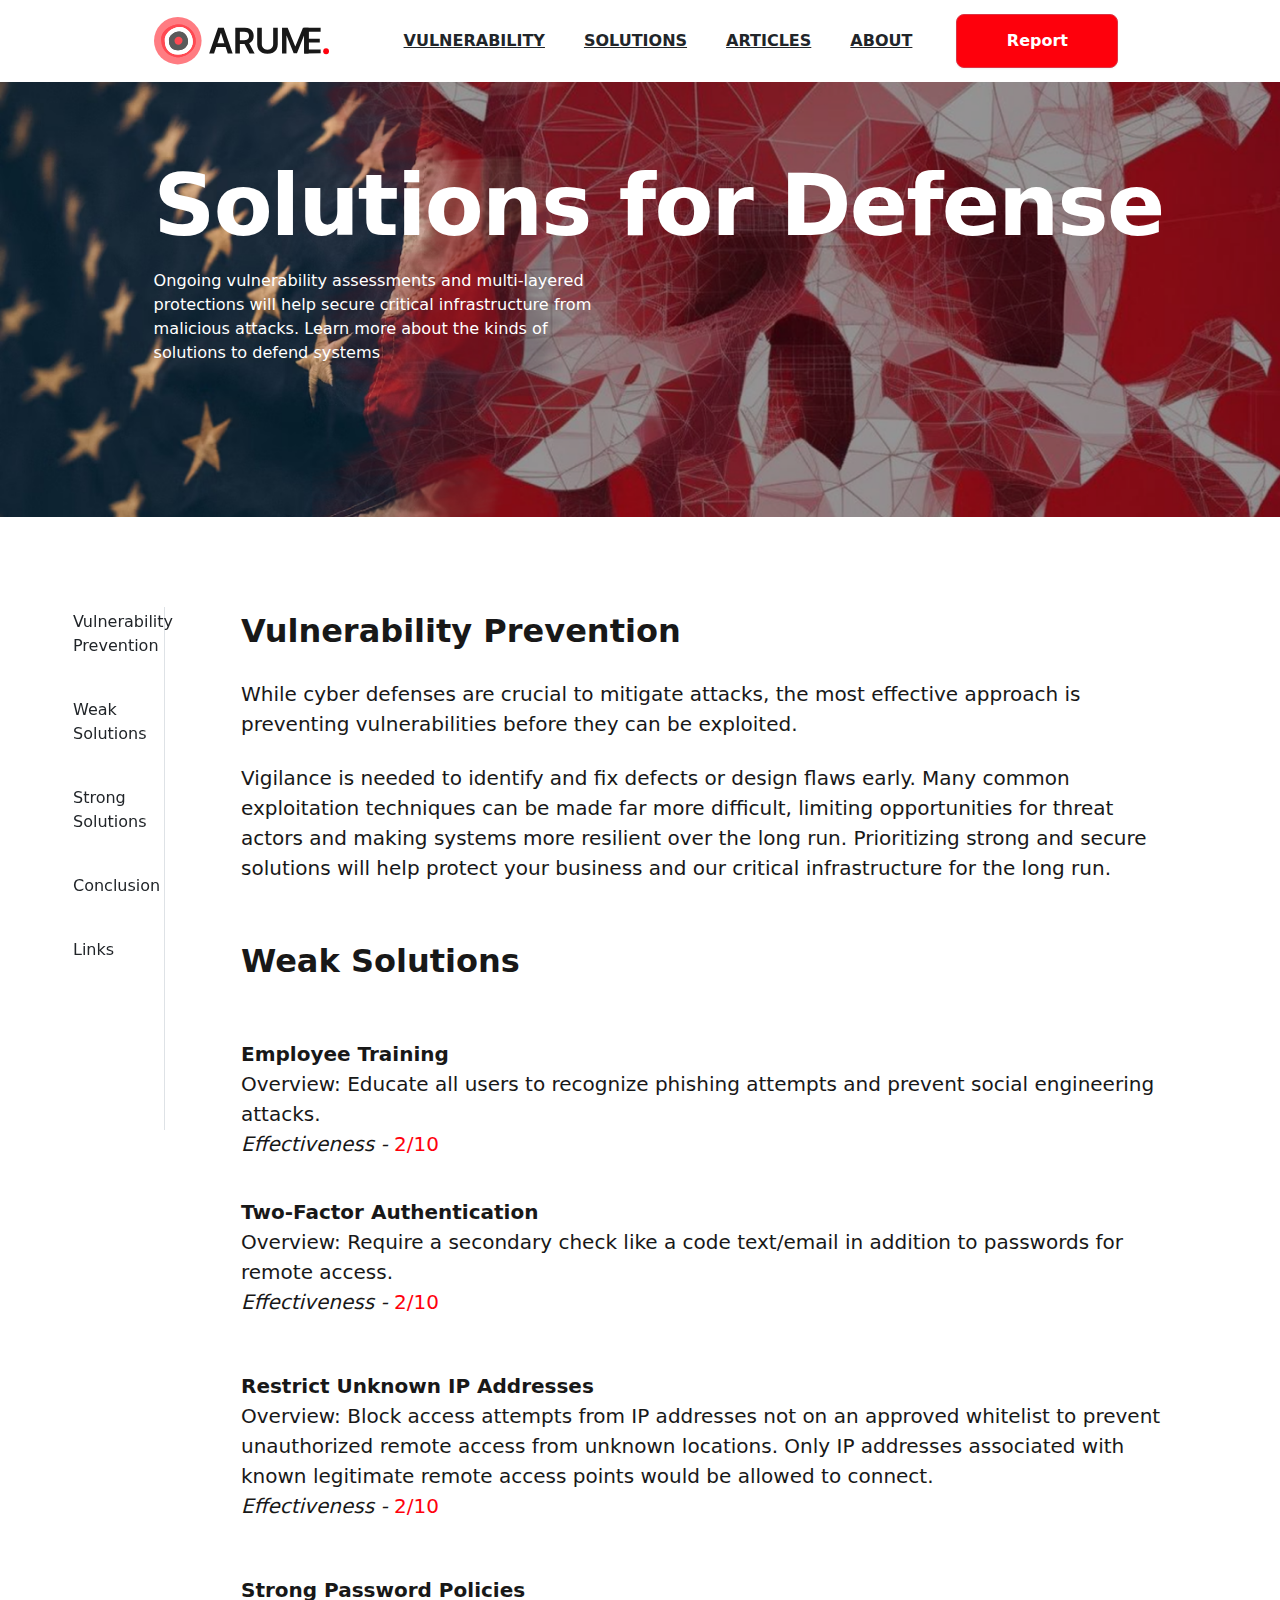
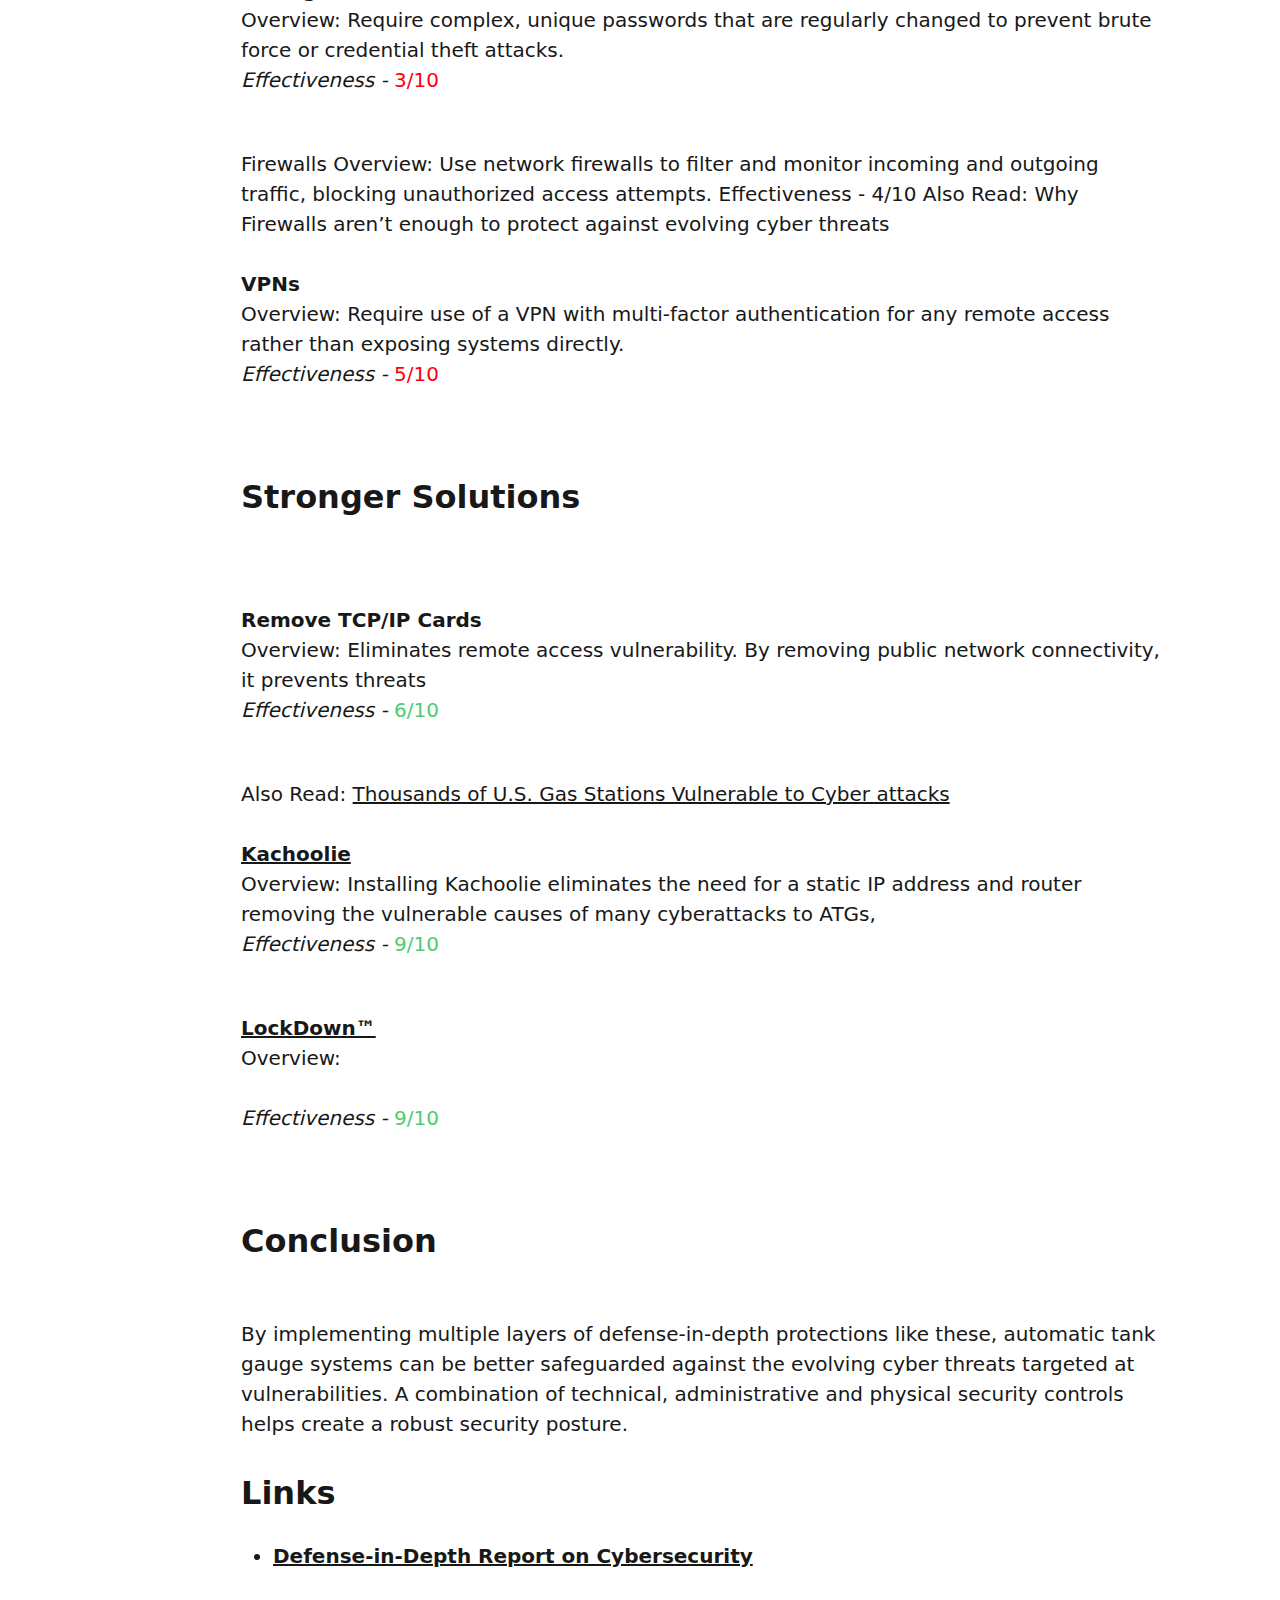
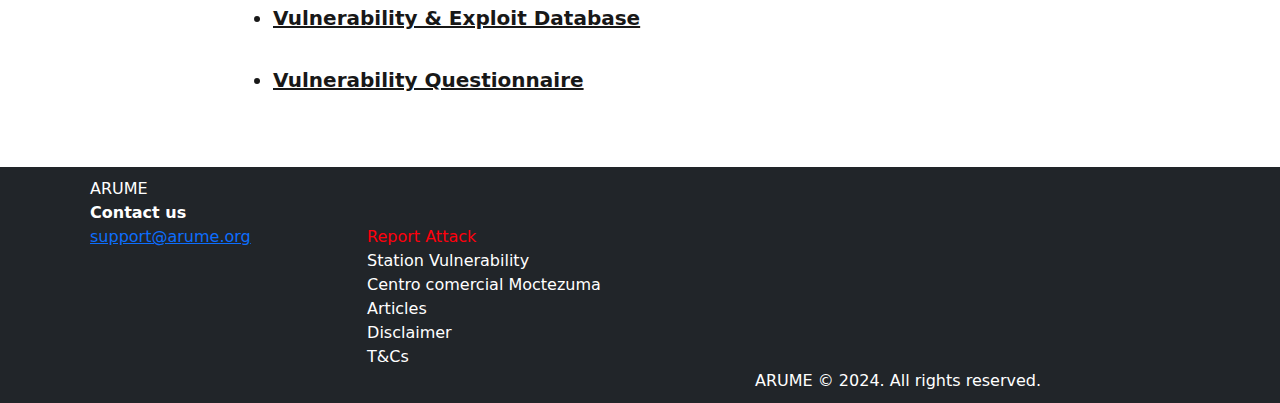
<file: Solutions.html>
<!DOCTYPE html>
<html lang="en">
    <head>
        <meta http-equiv="Content-Type" content="text/html; charset=UTF-8" />
        <meta name="viewport" content="width=device-width, initial-scale=1" />
        <meta name="description" content="" />
        <meta name="author" content="TSA Team" />
        <meta name="generator" content="TSA" />
        <title>ARUME project</title>

        <!-- Bootstrap core CSS -->
        <link href="./files/bootstrap.min.css" rel="stylesheet" />
        <link href="./css/header.css" rel="stylesheet" />
        <script src="./script/jquery-3.7.1.min"></script>
        <script src="./script/bootstrap.js"></script>

        <meta name="theme-color" content="#7952b3" />

        <style>
            footer p {
                margin: 0px;
                font-size: 16px;
            }

            body {
                display: flex;
                flex-direction: column;
                min-height: 100vh;
            }

            .content {
                flex: 1;

                p {
                    padding-bottom: 0.5rem;
                }
            }
            .big-text-inside-image {
                /* font-size: 96px; */
                font-size: 6.7vw;
                font-weight: 700;
                /* line-height: 96px; */
                line-height: 6.7vw;
                letter-spacing: -0.02em;
                text-align: left;
                color: #181818;
            }
            .content-top-text {
                margin-left: 12%;
                /* margin-top: 34px; */
                margin-top: 2.4vw;
                /* padding-top: 55px; */
                padding-top: 4.33vw;
            }
            .footer {
                background-color: #f5f5f5;
                text-align: center;
                padding: 10px 0;
            }

            .menu-item-selected {
                font-weight: bold;
                color: black;
            }

            .content-top-title {
                padding-left: 8%;
                /* font-size: 96px; */
                font-size: 6.78vw;
                font-weight: 700;
                /* line-height: 96px; */
                line-height: 6.78vw;
                letter-spacing: -0.02em;
                text-align: left;
                /* padding-top: 60px; */
                padding-top: 11vw;
                /* padding-bottom: 40px; */
                padding-bottom: 2.8vw;

                p {
                    margin-bottom: 0px;
                }
            }

            .row-background {
                background-image: url("./files/sub-header.png");
                background-size: auto 100%;
                background-repeat: no-repeat;
                width: 100%;
                /* height: 700px; */
                height: 38vw;
                background-size: cover;
                margin-top: 82px !important;
            }
            .content-top-image {
                background-image: url("./files/sub-header.png");
                background-size: auto 100%;
                background-repeat: no-repeat;
                width: 100%;
                height: 38vw;
                background-size: cover;
            }
            .content-top-content {
                padding-left: 8%;
                /* font-size: 24px; */
                font-size: 1.69vw;
                font-weight: 400;
                /* line-height: 28px; */
                line-height: 1.97vw;
                letter-spacing: 0em;
                text-align: left;

                p {
                    margin-bottom: 0px;
                }
            }
            .small-text-inside-image {
                /* font-size: 18px; */
                font-size: 1.26vw;
                font-weight: 300;
                /* line-height: 28px; */
                line-height: 1.97vw;
                letter-spacing: 0em;
                text-align: left;
                margin-top: 1.6vw !important;
                margin-bottom: 0.2vw;
            }

            .logo-img {
                height: 48.4px;
            }

            li {
                margin-bottom: 2rem;
                font-weight: 600;
                text-decoration: underline;
            }

            .menu-left-panel {
                height: fit-content;
                padding: 3px !important;
                border-right: 1px solid #dee2e6 !important;
                position: sticky;
                top: 90px;
                padding-bottom: 8rem !important;
            }

            @media screen and (max-width: 576px) {
                .row-background {
                    scale: 1.2 !important;
                }
                .content-top-text {
                    margin-left: 5%;
                }
                .big-text-inside-image {
                    font-size: 27px;
                    line-height: 27px;
                }
                .small-text-inside-image {
                    font-size: 7px;
                    line-height: 7px;
                }

                .menu-left-panel {
                    width: 80% !important;
                    border-right: 0px !important;
                    border-bottom: 1px solid #dee2e6 !important;
                    margin-bottom: 2rem;
                    position: relative !important;
                    top: 0px !important;
                    padding-bottom: 1rem !important;
                }

                nav {
                    scale: 0.85;
                    width: 115% !important;
                    margin-left: -50px !important;
                }

                .content-top-title {
                    margin-left: 1rem;
                }

                .content-top-content {
                    margin-left: 1rem;
                    font-size: small;
                }

                p {
                    line-height: normal;
                }
            }

            @media screen and (min-width: 577px) and (max-width: 768px) {
                nav {
                    scale: 0.75;
                    width: 125% !important;
                    margin-left: -120px !important;
                }

                .menu-left-panel {
                    width: 80% !important;
                    border-right: 0px !important;
                    border-bottom: 1px solid #dee2e6 !important;
                    margin-bottom: 2rem;
                    position: relative !important;
                    top: 0px !important;
                    padding-bottom: 1rem !important;
                }
                .content-top-text {
                    margin-left: 7%;
                }
                .content-top-title {
                    margin-left: 1rem;
                }

                .content-top-content {
                    margin-left: 1rem;
                }

                p {
                    line-height: normal;
                }

                .logo-img {
                    scale: 0.7;
                }
            }

            @media screen and (min-width: 768px) and (max-width: 1023px) {
                nav {
                    margin-left: 0px !important;
                }

                .menu-left-panel {
                    width: 80% !important;
                    border-right: 0px !important;
                    border-bottom: 1px solid #dee2e6 !important;
                    margin-bottom: 2rem;
                    position: relative !important;
                    top: 0px !important;
                    padding-bottom: 1rem !important;
                }

                .btn-danger {
                    scale: 0.7;
                }

                .company-icon {
                    padding-left: 1%;
                    scale: 0.7;
                }

                .nav-link {
                    padding-left: 5px !important;
                    padding-right: 5px !important;
                    font-size: 12px !important;
                }

                .justify-content-end {
                    justify-content: flex-start !important;
                }
            }
        </style>
    </head>

    <body>
        <nav class="navbar navbar-expand-md navbar-light fixed-top">
            <a class="company-icon" href="./Home.html">
                <img class="logo-img d-none d-sm-block" src="./files/trade-mark.svg" />
                <img class="logo-img d-block d-sm-none" src="./files/logo.svg" />
            </a>
            <button type="button" class="btn btn-danger me-2 py-2 report-button report-button-xs d-block d-md-none" onclick="location.href = './Report.html'">
                Report
            </button>
            <button class="navbar-toggler" type="button" data-toggle="collapse" data-target="#navbarSupportedContent" aria-controls="navbarSupportedContent" aria-expanded="false" aria-label="Toggle navigation">
                <span class="navbar-toggler-icon"></span>
            </button>
            <div class="collapse navbar-collapse justify-content-end" id="navbarSupportedContent">
                <a class="me-2 py-2 text-dark nav-link text-decoration-underline" href="./Vulnerability.html">VULNERABILITY</a>
                <a class="me-2 py-2 text-dark nav-link text-decoration-underline" href="./Solutions.html">SOLUTIONS</a>
                <a class="me-2 py-2 text-dark nav-link text-decoration-underline" href="./Articles.html">ARTICLES</a>
                <a class="me-2 py-2 text-dark nav-link text-decoration-underline" href="./About.html">ABOUT</a>
                <button type="button" class="btn btn-danger me-2 py-2 report-button d-none d-md-block" onclick="location.href = './Report.html'">
                    Report
                </button>
            </div>
        </nav>

        <main class="content">
            <div class="content-top-image">
                <div class="lh-1 content-top-text">
                    <div class="page-title-top-padding" style="height: 8.5vh;"></div>
                    <b class="text-white big-text-inside-image">Solutions for Defense</b>
                    <p class="text-white lh-base mt-4 small-text-inside-image">
                        Ongoing vulnerability assessments and multi-layered <br />
                        protections will help secure critical infrastructure from <br />
                        malicious attacks. Learn more about the kinds of <br />
                        solutions to defend systems
                    </p>
                </div>
            </div>
            <div class="container" style="padding-top: 90px; padding-bottom: 40px;">
                <div class="row">
                    <div class="menu-left-panel col-1">
                        <p id="vulnerability-prevention-button" style="margin-bottom: 32px;">
                            <a href="#section-vulnerability-prevention" style="text-decoration: none; color: inherit;">
                                Vulnerability Prevention
                            </a>
                        </p>
                        <p id="weak-solutions-button" style="margin-bottom: 32px;">
                            <a href="#section-weak-solutions" style="text-decoration: none; color: inherit;">
                                Weak Solutions
                            </a>
                        </p>
                        <p id="strong-solutions-button" style="margin-bottom: 32px;">
                            <a href="#section-strong-solutions" style="text-decoration: none; color: inherit;">
                                Strong Solutions
                            </a>
                        </p>
                        <p id="conclusion-button" style="margin-bottom: 32px;">
                            <a href="#section-conclusion" style="text-decoration: none; color: inherit;">
                                Conclusion
                            </a>
                        </p>
                        <p id="links-button" style="margin-bottom: 32px;">
                            <a href="#section-links" style="text-decoration: none; color: inherit;">
                                Links
                            </a>
                        </p>
                    </div>
                    <div class="col-11 px-lg-5">
                        <div class="row">
                            <div class="content col-sm-10" style="font-size: 20px; font-weight: 400; color: #181818; padding-left: 40px;">
                                <p id="section-vulnerability-prevention" style="font-size: 32px; font-weight: 700;">Vulnerability Prevention</p>
                                <p>While cyber defenses are crucial to mitigate attacks, the most effective approach is preventing vulnerabilities before they can be exploited.</p>
                                <p>
                                    Vigilance is needed to identify and fix defects or design flaws early. Many common exploitation techniques can be made far more difficult, limiting opportunities for threat actors and making systems more
                                    resilient over the long run. Prioritizing strong and secure solutions will help protect your business and our critical infrastructure for the long run.
                                </p>
                                <br />
                                <p id="section-weak-solutions" style="font-size: 32px; font-weight: 700;">Weak Solutions</p>
                                <br />
                                <b>Employee Training</b>
                                <br />
                                Overview: Educate all users to recognize phishing attempts and prevent social engineering attacks.
                                <div style="display: flex;">
                                    <i> Effectiveness -&nbsp</i>
                                    <p style="color: #ff000c; margin-bottom: 0px !important;">2/10</p>
                                </div>
                                <br />
                                <b>Two-Factor Authentication</b>
                                <br />
                                Overview: Require a secondary check like a code text/email in addition to passwords for remote access.
                                <br />
                                <div style="display: flex;">
                                    <i> Effectiveness -&nbsp</i>
                                    <p style="color: #ff000c;">2/10</p>
                                </div>
                                <br />
                                <b>Restrict Unknown IP Addresses</b>
                                <br />
                                Overview: Block access attempts from IP addresses not on an approved whitelist to prevent unauthorized remote access from unknown locations. Only IP addresses associated with known legitimate remote access
                                points would be allowed to connect.
                                <br />
                                <div style="display: flex;">
                                    <i> Effectiveness -&nbsp</i>
                                    <p style="color: #ff000c;">2/10</p>
                                </div>
                                <br />
                                <b>Strong Password Policies</b>
                                <br />
                                Overview: Require complex, unique passwords that are regularly changed to prevent brute force or credential theft attacks.
                                <br />
                                <div style="display: flex;">
                                    <i> Effectiveness -&nbsp</i>
                                    <p style="color: #ff000c;">3/10</p>
                                </div>
                                <br />
                                Firewalls Overview: Use network firewalls to filter and monitor incoming and outgoing traffic, blocking unauthorized access attempts. Effectiveness - 4/10 Also Read: Why Firewalls aren’t enough to protect
                                against evolving cyber threats
                                <br />
                                <br />
                                <b>VPNs</b>
                                <br />
                                Overview: Require use of a VPN with multi-factor authentication for any remote access rather than exposing systems directly.
                                <br />
                                <div style="display: flex;">
                                    <i> Effectiveness -&nbsp</i>
                                    <p style="color: #ff000c;">5/10</p>
                                </div>
                                <br />
                                <br />
                                <p id="section-strong-solutions" style="font-size: 32px; font-weight: 700;">Stronger Solutions</p>
                                <br />
                                <br />
                                <b>Remove TCP/IP Cards</b>
                                <br />
                                Overview: Eliminates remote access vulnerability. By removing public network connectivity, it prevents threats
                                <br />
                                <div style="display: flex;">
                                    <i> Effectiveness -&nbsp</i>
                                    <p style="color: #4ecb71;">6/10</p>
                                </div>
                                <br />
                                Also Read: <u>Thousands of U.S. Gas Stations Vulnerable to Cyber attacks</u>
                                <br />
                                <br />
                                <b><u>Kachoolie</u></b>
                                <br />
                                Overview: Installing Kachoolie eliminates the need for a static IP address and router removing the vulnerable causes of many cyberattacks to ATGs,
                                <br />
                                <div style="display: flex;">
                                    <i> Effectiveness -&nbsp</i>
                                    <p style="color: #4ecb71;">9/10</p>
                                </div>
                                <br />
                                <b><u>LockDown™ </u></b>
                                <br />
                                Overview:
                                <br />
                                <br />
                                <div style="display: flex;">
                                    <i> Effectiveness -&nbsp</i>
                                    <p style="color: #4ecb71;">9/10</p>
                                </div>
                                <br />
                                <br />
                                <p id="section-conclusion" style="font-size: 32px; font-weight: 700;">Conclusion</p>
                                <br />
                                By implementing multiple layers of defense-in-depth protections like these, automatic tank gauge systems can be better safeguarded against the evolving cyber threats targeted at vulnerabilities. A combination
                                of technical, administrative and physical security controls helps create a robust security posture.
                                <br />
                                <br />
                                <p id="section-links" style="font-size: 32px; font-weight: 700;">Links</p>
                                <ul>
                                    <li>Defense-in-Depth Report on Cybersecurity</li>
                                    <li>Vulnerability & Exploit Database</li>
                                    <li>Vulnerability Questionnaire</li>
                                </ul>
                            </div>
                        </div>
                    </div>
                </div>
            </div>
        </main>

        <footer id="footer" style="display: block; width: 100%;" class="footer-bs bg-dark text-white">
            <div class="container" style="padding-top: 10px; padding-bottom: 10px;">
                <div class="row">
                    <div class="col-12 col-sm-7">
                        <div class="row">
                            <div class="col-sm-6 col-md-5" style="padding-left: 20px;">
                                <p style="font-size: 24; font-weight: 500;">ARUME</p>
                                <p style="font-weight: 600;">Contact us</p>
                                <a href="mailto:support@arume.org">support@arume.org</a>
                            </div>
                            <div class="col-sm-6 col-md-7" style="padding-left: 20px;">
                                <br />
                                <br />
                                <p>
                                    <a class="text-decoration-none" style="color: #ff000c;" href="./Report.html">Report Attack</a>
                                </p>
                                <p>
                                    <a class="text-decoration-none text-white" href="./Vulnerability.html">Station Vulnerability</a>
                                </p>
                                <p>Centro comercial Moctezuma</p>
                                <p>
                                    <a class="text-decoration-none text-white" href="./Articles.html">Articles</a>
                                </p>
                                <p>Disclaimer</p>
                                <p>
                                    <a class="text-decoration-none text-white" href="./Term.html">T&amp;Cs</a>
                                </p>
                                <br />
                            </div>
                        </div>
                    </div>
                    <div class="col-12 col-sm-5" style="display: flex; align-self: flex-end; padding-left: 20px;">
                        <p>ARUME © 2024. All rights reserved.</p>
                    </div>
                </div>
            </div>
        </footer>
    </body>
</html>

<script type="text/javascript">
    const menus = ["vulnerability-prevention", "weak-solutions", "strong-solutions", "conclusion", "links"];
    for (var i = 0; i < menus.length; i++) {
        register(menus[i]);
    }

    function register(menu) {
        const button = document.getElementById(menu + "-button");
        button.addEventListener("click", () => handleOnCLickedFor(menu), false);
    }

    function handleOnCLickedFor(menu) {
        resetMenus();
        document.getElementById(menu + "-button").classList.add("menu-item-selected");
    }

    function resetMenus() {
        const boldedMenuItems = document.getElementsByClassName("menu-item-selected");
        for (var i = 0; i < boldedMenuItems.length; i++) {
            boldedMenuItems[i].classList.remove("menu-item-selected");
        }
    }
</script>
</file>
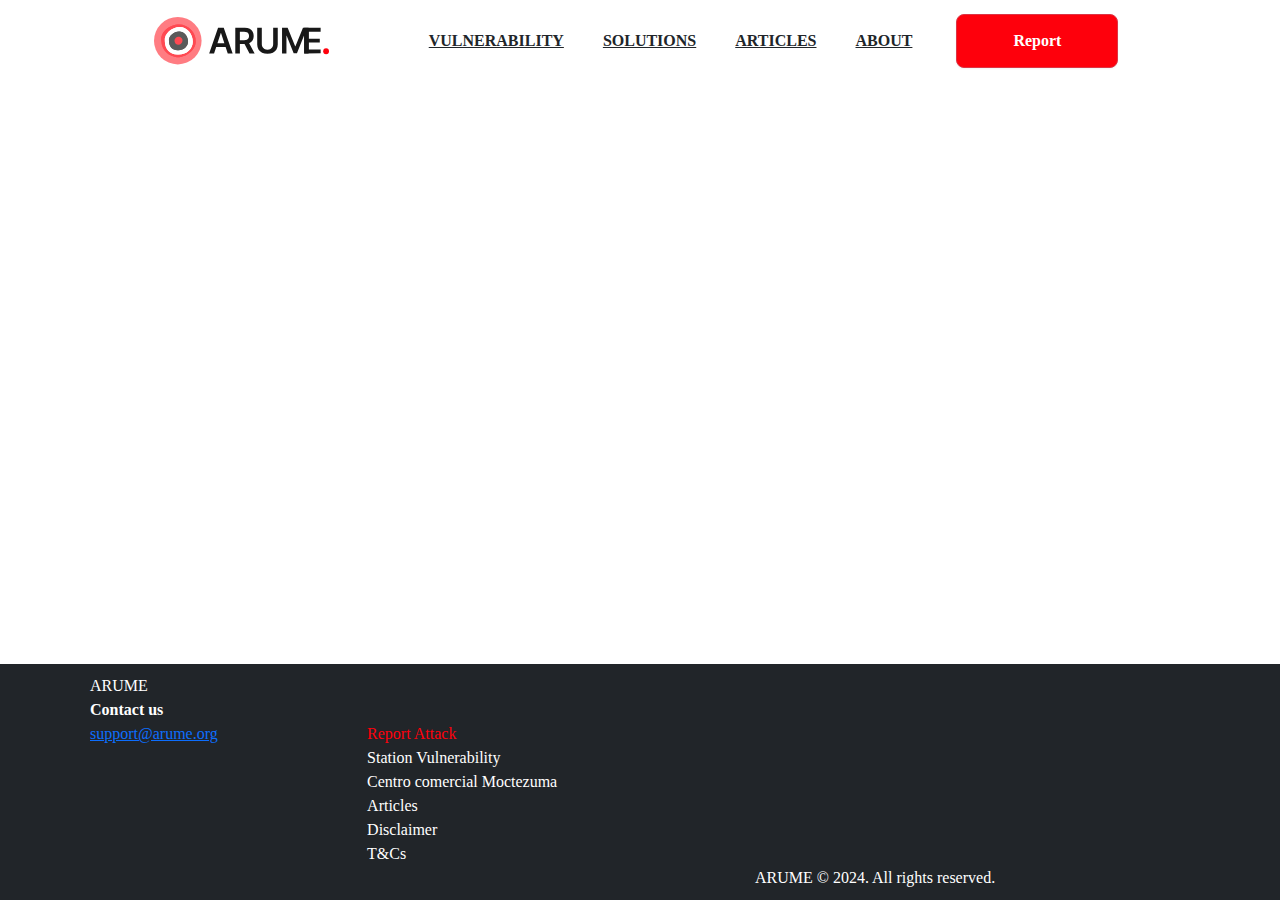
<file: Template.html>
<!DOCTYPE html>
<html lang="en"><head><meta http-equiv="Content-Type" content="text/html; charset=UTF-8">
    <meta name="viewport" content="width=device-width, initial-scale=1">
    <meta name="description" content="">
    <meta name="author" content="TSA Team">
    <meta name="generator" content="TSA">
    <title>ARUME project</title>

    <!-- Bootstrap core CSS -->
    <link href="./files/bootstrap.min.css" rel="stylesheet">
    <link href="./css/modal.css" rel="stylesheet">
    <link href="./css/header.css" rel="stylesheet">
    <script src="./script/jquery-3.7.1.min"></script>
    <script src="./script/bootstrap.js"></script>

<meta name="theme-color" content="#7952b3">

<style>
  footer p {
    margin: 0px;
    font-size: 16;
  }
  body {
    font-family: Inter;
    display: flex;
    flex-direction: column;
    min-height: 100vh;
  }
  .content {
    flex: 1;
  }
  .footer {
    background-color: #f5f5f5;
    text-align: center;
    padding: 10px 0;
  }

</style>
</head>

<body>
  <nav class="navbar navbar-expand-md navbar-light fixed-top">
    <a class="company-icon" href="./Home.html">
      <img class="d-none d-sm-block" src="./files/trade-mark.svg" height="48.4px">
      <img class="d-block d-sm-none" src="./files/logo.svg" height="48.4px">
    </a> 
    <button type="button" class="btn btn-danger me-2 py-2 report-button report-button-xs d-block d-md-none" onclick="location.href = './Report.html'">
      Report
    </button>
    <button class="navbar-toggler" type="button" data-toggle="collapse" data-target="#navbarSupportedContent" aria-controls="navbarSupportedContent" aria-expanded="false" aria-label="Toggle navigation">
      <span class="navbar-toggler-icon"></span>
    </button>
    <div class="collapse navbar-collapse justify-content-end" id="navbarSupportedContent">
        <a class="me-2 py-2 text-dark nav-link text-decoration-underline" href="./Vulnerability.html">VULNERABILITY</a>
        <a class="me-2 py-2 text-dark nav-link text-decoration-underline" href="./Solutions.html">SOLUTIONS</a>
        <a class="me-2 py-2 text-dark nav-link text-decoration-underline" href="./Articles.html">ARTICLES</a>
        <a class="me-2 py-2 text-dark nav-link text-decoration-underline" href="./About.html">ABOUT</a>
        <button type="button" class="btn btn-danger me-2 py-2 report-button d-none d-md-block" onclick="location.href = './Report.html'">
          Report
        </button>
    </div>
  </nav>
	
	<main class="content mt-5"><div class="wrapper">
    <!-- The Modal -->
    <div id="myModal" class="modal">
      <!-- Modal content -->
      <div class="modal-content"
        style="border-radius: 12px;padding: 24px;box-shadow: 0px 8px 8px -4px rgba(16, 24, 40, 0.03), 0px 20px 24px -4px rgba(16, 24, 40, 0.08);">
        <div>
          <h6 class="modal-title">title</h6>
          <p>content</p>
        </div>
        <center class="close"
          style="font-weight: 600;font-size: 16px;line-height: 24px;border-radius: 8px;padding: 10px 18px;color: #344054;">
          Okay</center>
      </div>
    </div>
    <button id="myBtn">Open Modal</button>
	</main>
	
	<footer id="footer" style="display: block; width: 100%" class="footer-bs bg-dark text-white">
    <div class="container" style="padding-top: 10px; padding-bottom: 10px;">
      <div class="row">
        <div class="col-12 col-sm-7">
          <div class="row">
            <div class="col-sm-6 col-md-5" style="padding-left: 20px;">
              <p style="font-size: 24; font-weight: 500;">ARUME</p>
              <p style="font-weight: 600;">Contact us</p>
              <a href="mailto:support@arume.org">support@arume.org</a>
            </div>
            <div class="col-sm-6 col-md-7" style="padding-left: 20px;">
              <br>
              <br>
              <p>
                <a class="text-decoration-none" style="color: #FF000C;" href="./Report.html">Report Attack</a>
              </p>
              <p>
                <a class="text-decoration-none text-white" href="./Vulnerability.html">Station Vulnerability</a>
              </p>
              <p>Centro comercial Moctezuma</p>
              <p>
                <a class="text-decoration-none text-white" href="./Articles.html">Articles</a>
              </p>
              <p>Disclaimer</p>
              <p>
                <a class="text-decoration-none text-white" href="./Term.html">T&amp;Cs</a>
              </p>
              <br>
            </div>
          </div>
        </div>
        <div class="col-12 col-sm-5" style="display: flex;align-self: flex-end; padding-left: 20px;">
          <p>ARUME © 2024. All rights reserved.</p>
        </div>
      </div>
    </div>
  </footer>

</body>
</html>
<script src="./script/modal.js"></script>
<script type="text/javascript">
  document.getElementById("myBtn").addEventListener("click", () => openPopup("myModal"));
</script>
</file>
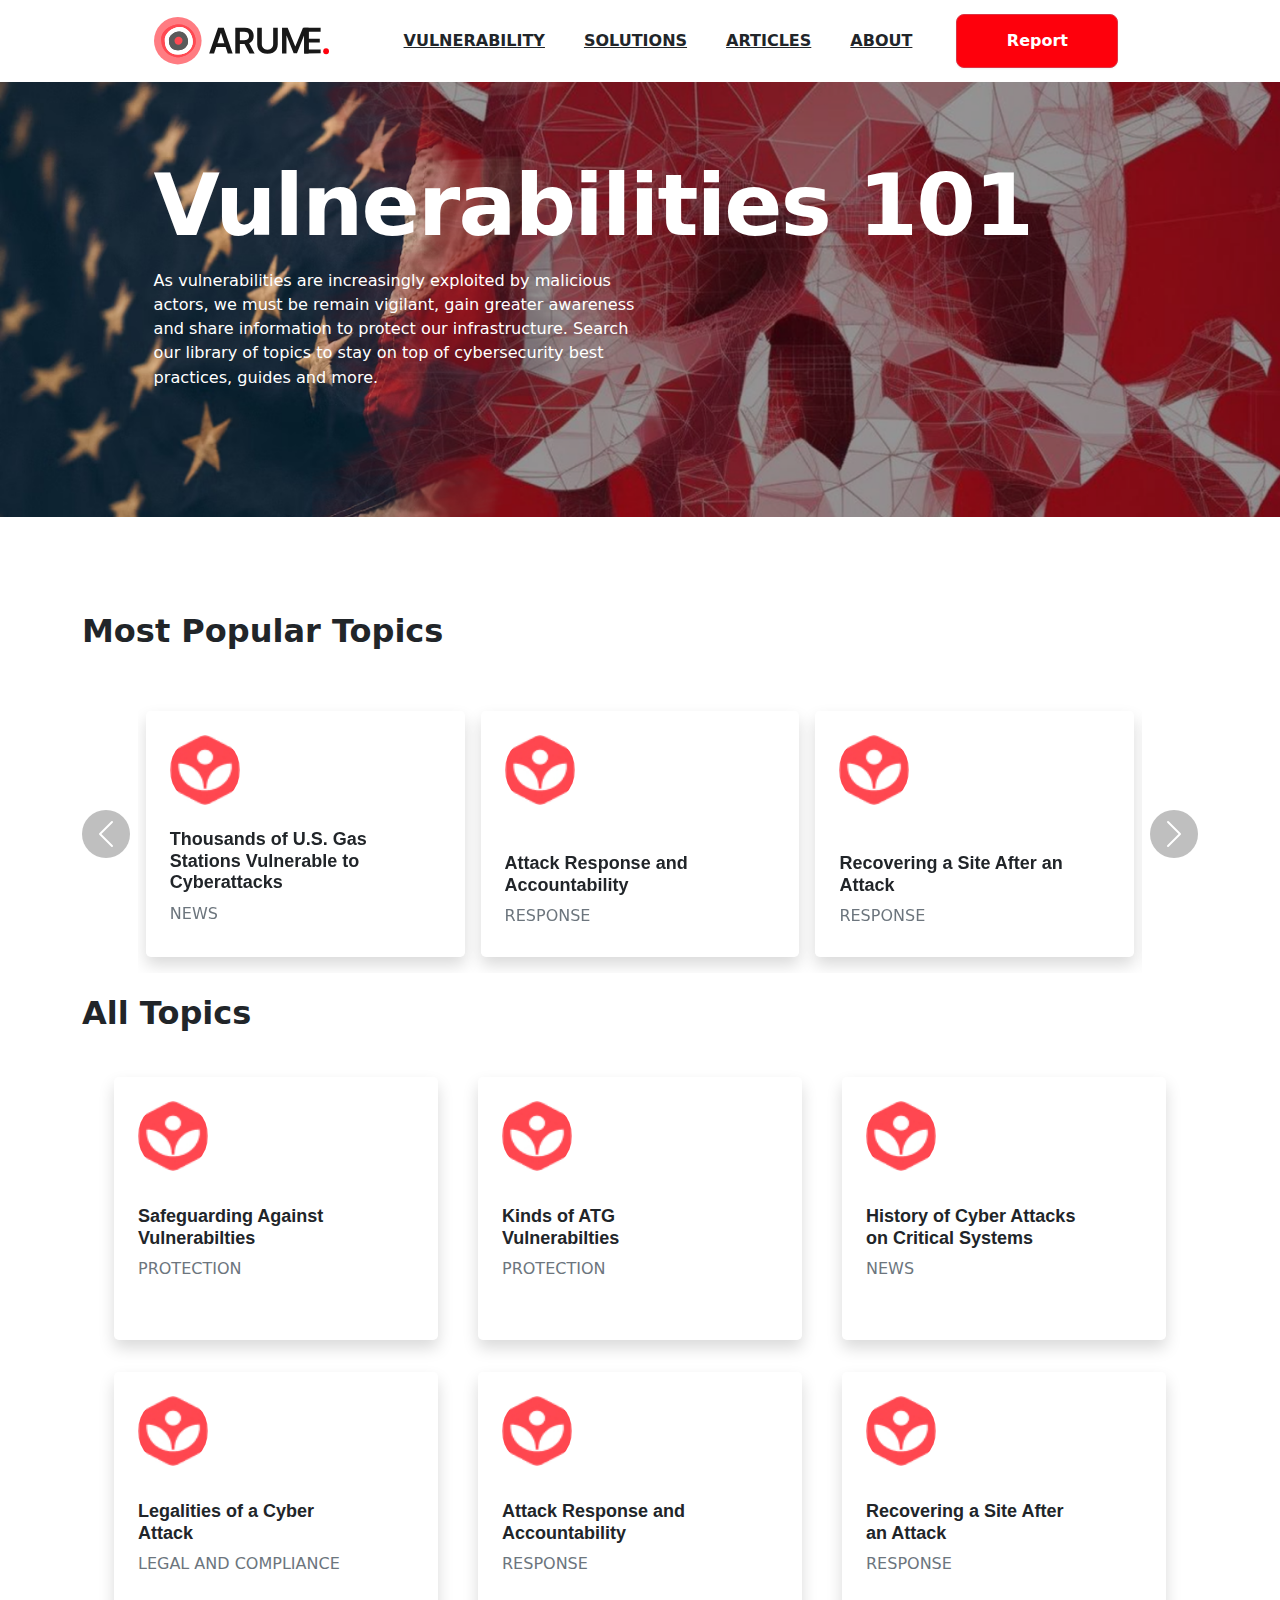
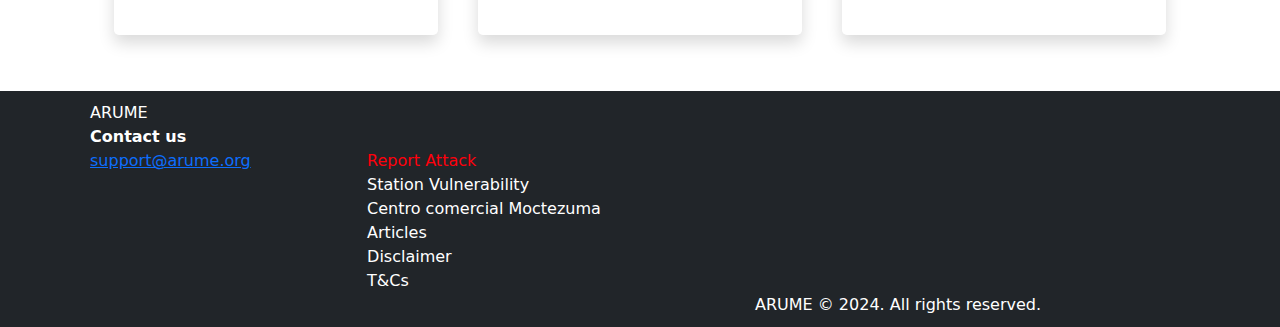
<file: Vulnerability.html>
<!DOCTYPE html>
<html lang="en">
    <head>
        <meta http-equiv="Content-Type" content="text/html; charset=UTF-8" />
        <meta name="viewport" content="width=device-width, initial-scale=1" />
        <meta name="description" content="" />
        <meta name="author" content="TSA Team" />
        <meta name="generator" content="TSA" />
        <title>ARUME Vulnerabilities</title>
        <!-- Bootstrap core CSS -->
        <link href="./files/bootstrap.min.css" rel="stylesheet" />
        <link href="./css/modal.css" rel="stylesheet" />
        <link href="./css/search-validation.css" rel="stylesheet" />
        <link href="./css/header.css" rel="stylesheet" />
        <script src="./script/jquery-3.7.1.min"></script>
        <script src="./script/bootstrap.js"></script>
        <link href="./css/style.css" rel="stylesheet" />

        <meta name="theme-color" content="#7952b3" />

        <style>
            footer p {
                margin: 0px;
                font-size: 16px;
            }

            body {
                display: flex;
                flex-direction: column;
                min-height: 100vh;
            }

            .content {
                flex: 1;

                p {
                    padding-bottom: 0.5rem;
                }
            }
            .big-text-inside-image {
                /* font-size: 96px; */
                font-size: 6.7vw;
                font-weight: 700;
                /* line-height: 96px; */
                line-height: 6.7vw;
                letter-spacing: -0.02em;
                text-align: left;
                color: #181818;
            }
            .content-top-text {
                margin-left: 12%;
                /* margin-top: 34px; */
                margin-top: 2.4vw;
                /* padding-top: 55px; */
                padding-top: 4.33vw;
            }
            .footer {
                background-color: #f5f5f5;
                text-align: center;
                padding: 10px 0;
            }

            .menu-item-selected {
                font-weight: bold;
                color: black;
            }

            .content-top-title {
                padding-left: 8%;
                /* font-size: 96px; */
                font-size: 6.78vw;
                font-weight: 700;
                /* line-height: 96px; */
                line-height: 6.78vw;
                letter-spacing: -0.02em;
                text-align: left;
                /* padding-top: 60px; */
                padding-top: 11vw;
                /* padding-bottom: 40px; */
                padding-bottom: 2.8vw;

                p {
                    margin-bottom: 0px;
                }
            }

            .secondary-row .card {
            margin: 0 0.5em;
            border: 0;
            height: 100%;
            }

            .row-background {
                background-image: url("./files/sub-header.png");
                background-size: auto 100%;
                background-repeat: no-repeat;
                width: 100%;
                /* height: 700px; */
                height: 38vw;
                background-size: cover;
                margin-top: 82px !important;
            }
            .content-top-image {
                background-image: url("./files/sub-header.png");
                background-size: auto 100%;
                background-repeat: no-repeat;
                width: 100%;
                height: 38vw;
                background-size: cover;
            }
            .content-top-content {
                padding-left: 8%;
                /* font-size: 24px; */
                font-size: 1.69vw;
                font-weight: 400;
                /* line-height: 28px; */
                line-height: 1.97vw;
                letter-spacing: 0em;
                text-align: left;

                p {
                    margin-bottom: 0px;
                }
            }
            .small-text-inside-image {
                /* font-size: 18px; */
                font-size: 1.26vw;
                font-weight: 300;
                /* line-height: 28px; */
                line-height: 1.97vw;
                letter-spacing: 0em;
                text-align: left;
                margin-top: 1.6vw !important;
                margin-bottom: 0.2vw;
            }

            .logo-img {
                height: 48.4px;
            }

            li {
                margin-bottom: 2rem;
                font-weight: 600;
                text-decoration: underline;
            }

            .menu-left-panel {
                height: fit-content;
                padding: 3px !important;
                border-right: 1px solid #dee2e6 !important;
                position: sticky;
                top: 90px;
                padding-bottom: 8rem !important;
            }

            @media screen and (max-width: 576px) {
                .row-background {
                    scale: 1.2 !important;
                }
                .content-top-text {
                    margin-left: 6%;
                }
                .big-text-inside-image {
                    font-size: 27px;
                    line-height: 27px;
                }
                .small-text-inside-image {
                    font-size: 7px;
                    line-height: 7px;
                }

                .menu-left-panel {
                    width: 80% !important;
                    border-right: 0px !important;
                    border-bottom: 1px solid #dee2e6 !important;
                    margin-bottom: 2rem;
                    position: relative !important;
                    top: 0px !important;
                    padding-bottom: 1rem !important;
                }

                nav {
                    scale: 0.85;
                    width: 115% !important;
                    margin-left: -50px !important;
                }

                .content-top-title {
                    margin-left: 1rem;
                }

                .content-top-content {
                    margin-left: 1rem;
                    font-size: small;
                }

                p {
                    line-height: normal;
                }
            }

            @media screen and (min-width: 577px) and (max-width: 768px) {
                nav {
                    scale: 0.75;
                    width: 125% !important;
                    margin-left: -120px !important;
                }

                .menu-left-panel {
                    width: 80% !important;
                    border-right: 0px !important;
                    border-bottom: 1px solid #dee2e6 !important;
                    margin-bottom: 2rem;
                    position: relative !important;
                    top: 0px !important;
                    padding-bottom: 1rem !important;
                }
                .content-top-text {
                    margin-left: 6%;
                }
                .content-top-title {
                    margin-left: 1rem;
                }

                .content-top-content {
                    margin-left: 1rem;
                }

                p {
                    line-height: normal;
                }

                .logo-img {
                    scale: 0.7;
                }
            }

            @media screen and (min-width: 768px) and (max-width: 1023px) {
                nav {
                    margin-left: 0px !important;
                }

                .menu-left-panel {
                    width: 80% !important;
                    border-right: 0px !important;
                    border-bottom: 1px solid #dee2e6 !important;
                    margin-bottom: 2rem;
                    position: relative !important;
                    top: 0px !important;
                    padding-bottom: 1rem !important;
                }

                .btn-danger {
                    scale: 0.7;
                }

                .company-icon {
                    padding-left: 1%;
                    scale: 0.7;
                }

                .nav-link {
                    padding-left: 5px !important;
                    padding-right: 5px !important;
                    font-size: 12px !important;
                }

                .justify-content-end {
                    justify-content: flex-start !important;
                }
            }
        </style>
    </head>

    <body class="body">
        <nav class="navbar navbar-expand-md navbar-light fixed-top">
            <a class="company-icon" href="./Home.html">
                <img class="d-none d-sm-block" src="./files/trade-mark.svg" height="48.4px" />
                <img class="d-block d-sm-none" src="./files/logo.svg" height="48.4px" />
            </a>

            <button class="navbar-toggler" type="button" data-toggle="collapse" data-target="#navbarSupportedContent" aria-controls="navbarSupportedContent" aria-expanded="false" aria-label="Toggle navigation">
                <span class="navbar-toggler-icon"></span>
            </button>
            <div class="collapse navbar-collapse justify-content-end" id="navbarSupportedContent">
                <a class="me-2 py-2 text-dark nav-link text-decoration-underline" href="./Vulnerability.html">VULNERABILITY</a>
                <a class="me-2 py-2 text-dark nav-link text-decoration-underline" href="./Solutions.html">SOLUTIONS</a>
                <a class="me-2 py-2 text-dark nav-link text-decoration-underline" href="./Articles.html">ARTICLES</a>
                <a class="me-2 py-2 text-dark nav-link text-decoration-underline" href="./About.html">ABOUT</a>
                <div class="report-button-border">
                    <button type="button" class="btn btn-danger me-2 py-2 report-button d-md-block" onclick="location.href = './Report.html'">
                        Report
                    </button>
                </div>
            </div>
        </nav>
        <main class="content">
            <div class="content-top-image">
                <div class="lh-1 content-top-text">
                    <div class="page-title-top-padding" style="height: 8.5vh;"></div>
                    <b class="text-white big-text-inside-image">Vulnerabilities 101</b>
                    <p class="text-white lh-base mt-4 small-text-inside-image">
                        As vulnerabilities are increasingly exploited by malicious <br />
                        actors, we must be remain vigilant, gain greater awareness <br />
                        and share information to protect our infrastructure. Search <br />
                        our library of topics to stay on top of cybersecurity best <br />
                        practices, guides and more.
                    </p>
                </div>
            </div>
            <div class="container" style="padding-top: 90px; padding-bottom: 40px;">
                <div class="row">
                    <div class="col-md-12">
                        <p style="font-size: 32px;  font-weight: 700;">Most Popular Topics</p>
                        <div class="row">
                            <div class="container bg-body-tertiary py-3">
                                <div id="testimonialCarousel" class="carousel">
                                    <div class="carousel-inner">
                                        <div class="carousel-item active">
                                            <div class="card shadow rounded-3 p-2">
                                                <div class="card-body">
                                                    <img src="files/bootstrap-profile-card-image.jpg" alt="" />
                                                    <div class="d-flex align-items-center pt-4">
                                                        <div>
                                                            <h6 class="card-title fw-bold">Thousands of U.S. Gas Stations Vulnerable to Cyberattacks</h6>
                                                            <span class="text-secondary">NEWS</span>
                                                        </div>
                                                    </div>
                                                </div>
                                            </div>
                                        </div>
                                        <div class="carousel-item active">
                                            <div class="card shadow rounded-3 p-2">
                                                <div class="card-body">
                                                    <img src="files/bootstrap-profile-card-image.jpg" alt="" />
                                                    <div class="d-flex align-items-center pt-4">
                                                        <div>
                                                            <br />
                                                            <h6 class="card-title fw-bold">Attack Response and Accountability</h6>
                                                            <span class="text-secondary">RESPONSE</span>
                                                        </div>
                                                    </div>
                                                </div>
                                            </div>
                                        </div>
                                        <div class="carousel-item active">
                                            <div class="card shadow rounded-3 p-2">
                                                <div class="card-body">
                                                    <img src="files/bootstrap-profile-card-image.jpg" alt="" />
                                                    <div class="d-flex align-items-center pt-4">
                                                        <div>
                                                            <br />
                                                            <h6 class="card-title fw-bold">Recovering a Site After an Attack</h6>
                                                            <span class="text-secondary">RESPONSE</span>
                                                        </div>
                                                    </div>
                                                </div>
                                            </div>
                                        </div>
                                        <div class="carousel-item active">
                                            <div class="card shadow rounded-3 p-2">
                                                <div class="card-body">
                                                    <img src="files/bootstrap-profile-card-image.jpg" alt="" />
                                                    <div class="d-flex align-items-center pt-4">
                                                        <div>
                                                            <br />
                                                            <h6 class="card-title fw-bold">Safeguarding Against Vulnerabilties</h6>
                                                            <span class="text-secondary">PROTECTION</span>
                                                        </div>
                                                    </div>
                                                </div>
                                            </div>
                                        </div>
                                        <div class="carousel-item active">
                                            <div class="card shadow rounded-3 p-2">
                                                <div class="card-body">
                                                    <img src="files/bootstrap-profile-card-image.jpg" alt="" />
                                                    <div class="d-flex align-items-center pt-4">
                                                        <div>
                                                            <h6 class="card-title fw-bold">Kinds of ATG Vulnerabilties</h6>
                                                            <span class="text-secondary">PROTECTION</span>
                                                        </div>
                                                    </div>
                                                </div>
                                            </div>
                                        </div>
                                        <div class="carousel-item active">
                                            <div class="card shadow rounded-3 p-2">
                                                <div class="card-body">
                                                    <img src="files/bootstrap-profile-card-image.jpg" alt="" />
                                                    <div class="d-flex align-items-center pt-4">
                                                        <div>
                                                            <br />
                                                            <h6 class="card-title fw-bold">History of Cyber Attacks on Critical Systems</h6>
                                                            <span class="text-secondary">NEWS</span>
                                                        </div>
                                                    </div>
                                                </div>
                                            </div>
                                        </div>
                                        <div class="carousel-item active">
                                            <div class="card shadow rounded-3 p-2">
                                                <div class="card-body">
                                                    <img src="files/bootstrap-profile-card-image.jpg" alt="" />
                                                    <div class="d-flex align-items-center pt-4">
                                                        <div>
                                                            <h5 class="card-title fw-bold">Thousands of U.S. Gas Stations Vulnerable to Cyberattacks</h5>
                                                            <span class="text-secondary">LEGAL AND COMPLIANCE</span>
                                                        </div>
                                                    </div>
                                                </div>
                                            </div>
                                        </div>
                                    </div>
                                    <button class="carousel-control-prev" type="button" data-bs-target="#testimonialCarousel" data-bs-slide="prev">
                                        <span class="carousel-control-prev-icon" aria-hidden="true"></span>
                                    </button>
                                    <button class="carousel-control-next blue" type="button" data-bs-target="#testimonialCarousel" data-bs-slide="next">
                                        <span class="carousel-control-next-icon blue" aria-hidden="true"></span>
                                    </button>
                                </div>
                            </div>
                        </div>
                    </div>
                    <div class="col-md-12">
                        <p style="font-size: 32px; font-weight: 700;">All Topics</p>
                        <div class="row">
                            <div class="col-md-12">
                                <div class="container bg-body-tertiary py-3">
                                    <div class="row secondary-row">
                                        <div class="col-md-4">
                                                <div class="card shadow rounded-3 p-2">
                                                    <div class="card-body">
                                                        <img src="files/bootstrap-profile-card-image.jpg" alt="" />
                                                        <div class="mu-single-service">
                                                            <div class="mu-single-service-content">
                                                                <h6 class="card-title fw-bold">Safeguarding Against Vulnerabilties</h6>
                                                                <span class="text-secondary">PROTECTION</span>
                                                            </div>
                                                        </div>
                                                    </div>
                                                </div>
                                        </div>
                                        <div class="col-md-4">
                                                <div class="card shadow rounded-3 p-2">
                                                    <div class="card-body">
                                                        <img src="files/bootstrap-profile-card-image.jpg" alt="" />
                                                        <div class="mu-single-service">
                                                            <div class="mu-single-service-content">
                                                                <h6 class="card-title fw-bold">Kinds of ATG Vulnerabilties</h6>
                                                                <span class="text-secondary">PROTECTION</span>
                                                            </div>
                                                        </div>
                                                    </div>
                                                </div>
                                        </div>
                                        <div class="col-md-4">
                                                <div class="card shadow rounded-3 p-2">
                                                    <div class="card-body">
                                                        <img src="files/bootstrap-profile-card-image.jpg" alt="" />
                                                        <div class="mu-single-service">
                                                            <div class="mu-single-service-content">
                                                                <h6 class="card-title fw-bold">History of Cyber Attacks on Critical Systems</h6>
                                                                <span class="text-secondary">NEWS</span>
                                                            </div>
                                                        </div>
                                                    </div>
                                                </div>
                                        </div>
                                      </div>
                                </div>
                                <div class="container bg-body-tertiary py-3">
                                    <div class="row secondary-row">
                                        <div class="col-md-4">
                                                <div class="card shadow rounded-3 p-2">
                                                    <div class="card-body">
                                                        <img src="files/bootstrap-profile-card-image.jpg" alt="" />
                                                        <div class="mu-single-service">
                                                            <div class="mu-single-service-content">
                                                                <h6 class="card-title fw-bold">Legalities of a Cyber Attack</h6>
                                                                <span class="text-secondary">LEGAL AND COMPLIANCE</span>
                                                            </div>
                                                        </div>
                                                    </div>
                                                </div>
                                        </div>
                                        <div class="col-md-4">
                                                <div class="card shadow rounded-3 p-2">
                                                    <div class="card-body">
                                                        <img src="files/bootstrap-profile-card-image.jpg" alt="" />
                                                        <div class="mu-single-service">
                                                            <div class="mu-single-service-content">
                                                                <h6 class="card-title fw-bold">Attack Response and Accountability</h6>
                                                                <span class="text-secondary">RESPONSE</span>
                                                            </div>
                                                        </div>
                                                    </div>
                                                </div>
                                        </div>
                                        <div class="col-md-4">
                                                <div class="card shadow rounded-3 p-2">
                                                    <div class="card-body">
                                                        <img src="files/bootstrap-profile-card-image.jpg" alt="" />
                                                        <div class="mu-single-service">
                                                            <div class="mu-single-service-content">
                                                                <h6 class="card-title fw-bold">Recovering a Site After an Attack</h6>
                                                                <span class="text-secondary">RESPONSE</span>
                                                            </div>
                                                        </div>
                                                    </div>
                                                </div>
                                        </div>
                                    </div>
                                </div>
                            </div>
                        </div>
                    </div>
                </div>
            </div>
        </main>

        <footer id="footer" style="display: block; width: 100%;" class="footer-bs bg-dark text-white">
            <div class="container" style="padding-top: 10px; padding-bottom: 10px;">
                <div class="row">
                    <div class="col-12 col-sm-7">
                        <div class="row">
                            <div class="col-sm-6 col-md-5" style="padding-left: 20px;">
                                <p style="font-size: 24; font-weight: 500;">ARUME</p>
                                <p style="font-weight: 600;">Contact us</p>
                                <a style="text-decoration: underline;" href="mailto:support@arume.org">support@arume.org</a>
                            </div>
                            <div class="col-sm-6 col-md-7" style="padding-left: 20px;">
                                <br />
                                <br />
                                <p>
                                    <a class="text-decoration-none" style="color: #ff000c;" href="./Report.html">Report Attack</a>
                                </p>
                                <p>
                                    <a class="text-decoration-none text-white" href="./Vulnerability.html">Station Vulnerability</a>
                                </p>
                                <p>Centro comercial Moctezuma</p>
                                <p>
                                    <a class="text-decoration-none text-white" href="./Articles.html">Articles</a>
                                </p>
                                <p>Disclaimer</p>
                                <p>
                                    <a class="text-decoration-none text-white" href="./Term.html">T&amp;Cs</a>
                                </p>
                                <br />
                            </div>
                        </div>
                    </div>
                    <div class="col-12 col-sm-5" style="display: flex; align-self: flex-end; padding-left: 20px;">
                        <p>ARUME © 2024. All rights reserved.</p>
                    </div>
                </div>
            </div>
        </footer>
        <script>
            // First circle
            const multipleItemCarousel = document.querySelector("#testimonialCarousel");

            if (window.matchMedia("(min-width:576px)").matches) {
                const carousel = new bootstrap.Carousel(multipleItemCarousel, {
                    interval: false,
                });

                var carouselWidth = $(".carousel-inner")[0].scrollWidth;
                var cardWidth = $(".carousel-item").width();

                var scrollPosition = 0;

                $(".carousel-control-next").on("click", function () {
                    if (scrollPosition < carouselWidth - cardWidth * 3) {
                        console.log("next");
                        scrollPosition = scrollPosition + cardWidth;
                        $(".carousel-inner").animate({ scrollLeft: scrollPosition }, 800);
                    }
                });
                $(".carousel-control-prev").on("click", function () {
                    if (scrollPosition > 0) {
                        scrollPosition = scrollPosition - cardWidth;
                        $(".carousel-inner").animate({ scrollLeft: scrollPosition }, 800);
                    }
                });
            } else {
                $(multipleItemCarousel).addClass("slide");
            }
        </script>
    </body>
</html>
</file>
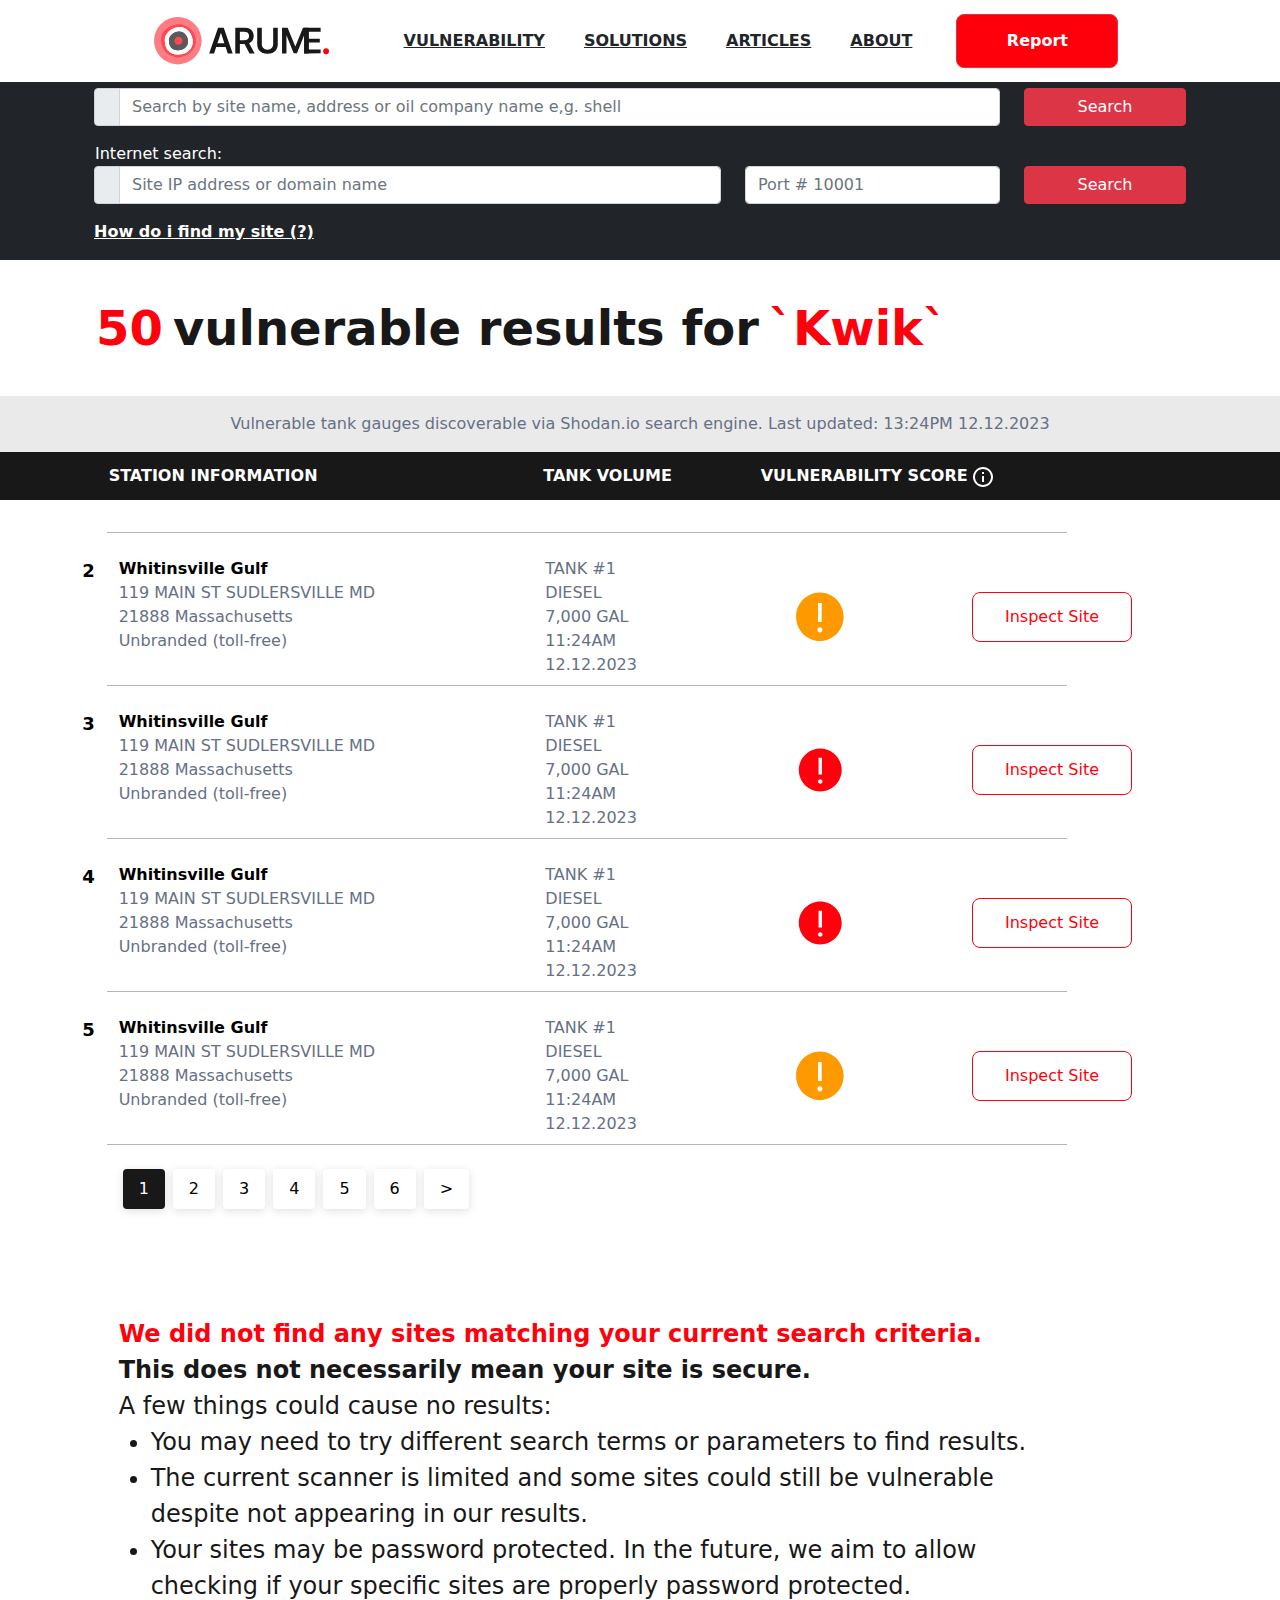
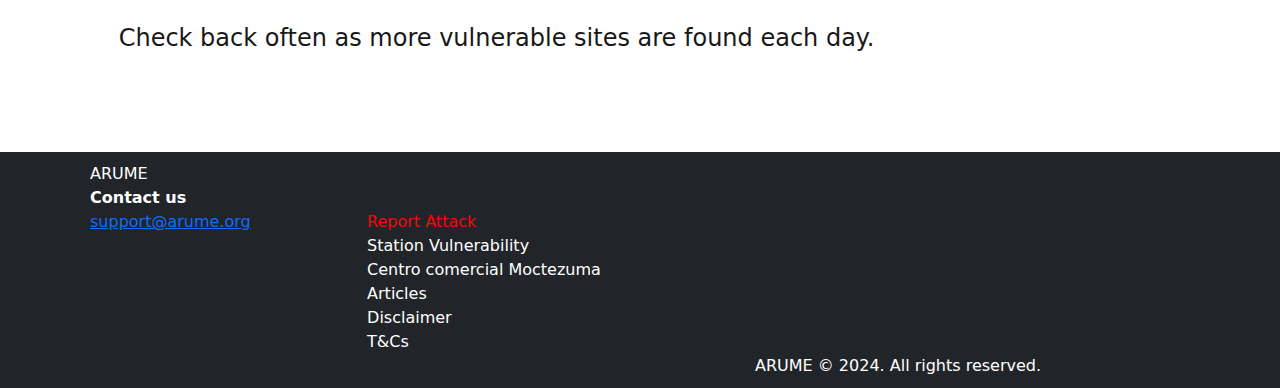
<file: VulnerableResults.html>
<!DOCTYPE html>
<html lang="en">

<head>
  <meta http-equiv="Content-Type" content="text/html; charset=UTF-8">
  <meta name="viewport" content="width=device-width, initial-scale=1">
  <meta name="description" content="">
  <meta name="author" content="TSA Team">
  <meta name="generator" content="TSA">
  <title>ARUME Home</title>

  <!-- Bootstrap core CSS -->
  <link href="./files/bootstrap.min.css" rel="stylesheet">
  <link href="./css/modal.css" rel="stylesheet">
  <link href="./css/search-validation.css" rel="stylesheet">
  <link href="./css/header.css" rel="stylesheet">
  <script src="./script/jquery-3.7.1.min"></script>
  <script src="./script/bootstrap.js"></script>
  
  <meta name="theme-color" content="#7952b3">

  <style>
    p {
      margin: 0px;
      font-size: 16px;
    }

    body {
      display: flex;
      flex-direction: column;
      min-height: 100vh;
      overflow-x: hidden;
    }

    .content {
      flex: 1;
    }

    .footer {
      background-color: #f5f5f5;
      text-align: center;
      padding: 10px 0;
    }

    .hidden {
      display: none;
    }

    .open-popup-button {
      cursor: pointer;
    }

    .pagination {
      display: inline-block;
    }

    .pagination a {
      color: black;
      float: left;
      padding: 8px 16px;
      text-decoration: none;
      margin: 0px 4px;
      box-shadow: rgba(99, 99, 99, 0.2) 0px 2px 8px 0px;
      border-radius: 4px;
    }

    .pagination a.active {
      background-color: #181818;
      color: white;
    }

    .pagination a:hover:not(.active) {
      box-shadow: rgba(99, 99, 99, 0.2) 0px 2px 8px 0px;
    }

    .no-result p {
      font-size: 24px;
      font-weight: 400;
      color: #181818;
    }

    .no-result ul {
      font-size: 24px;
      font-weight: 400;
      color: #181818;
    }
  </style>
</head>

<body>
  <nav class="navbar navbar-expand-md navbar-light fixed-top">
    <a class="company-icon" href="./Home.html">
      <img class="d-none d-sm-block" src="./files/trade-mark.svg" height="48.4px">
      <img class="d-block d-sm-none" src="./files/logo.svg" height="48.4px">
    </a> 
    <button type="button" class="btn btn-danger me-2 py-2 report-button report-button-xs d-block d-md-none" onclick="location.href = './Report.html'">
      Report
    </button>
    <button class="navbar-toggler" type="button" data-toggle="collapse" data-target="#navbarSupportedContent" aria-controls="navbarSupportedContent" aria-expanded="false" aria-label="Toggle navigation">
      <span class="navbar-toggler-icon"></span>
    </button>
    <div class="collapse navbar-collapse justify-content-end" id="navbarSupportedContent">
        <a class="me-2 py-2 text-dark nav-link text-decoration-underline" href="./Vulnerability.html">VULNERABILITY</a>
        <a class="me-2 py-2 text-dark nav-link text-decoration-underline" href="./Solutions.html">SOLUTIONS</a>
        <a class="me-2 py-2 text-dark nav-link text-decoration-underline" href="./Articles.html">ARTICLES</a>
        <a class="me-2 py-2 text-dark nav-link text-decoration-underline" href="./About.html">ABOUT</a>
        <button type="button" class="btn btn-danger me-2 py-2 report-button d-none d-md-block" onclick="location.href = './Report.html'">
          Report
        </button>
    </div>
  </nav>

  <main class="content mt-5">
    <label id="searchKeyValue" style="display: none;">Kwik</label>
    <label id="totalResultValue" style="display: none;">50</label>
    <div id="howFindModal" class="modal">
      <div class="modal-content"
      style="border-radius: 12px;padding: 24px;box-shadow: 0px 8px 8px -4px rgba(16, 24, 40, 0.03), 0px 20px 24px -4px rgba(16, 24, 40, 0.08);">
      <div>
        <h6 class="modal-title">How do I find my site?</h6>
        <p>You can search our database by site address, tank gauge banner (example below), by branded oil company
          (e.g. Shell, BP). Or if you know your site’s IP address or domain name you can use our internet search.</p>
        <img src="./files/ip_address.png" />
        <p>If your site isn’t displayed in results this does not mean your site is not vulnerable. It is recommended
          that all owner/operators of sites using tank gauges check back as we update the list of vulnerable sites
          regularly.</p>
      </div>
      <center class="close"
        style="font-weight: 600;font-size: 16px;line-height: 24px;border-radius: 8px;padding: 10px 18px;color: #344054;">
        Okay</center>
    </div>
    </div>
    <div id="scoreDescriptionModal" class="modal">
      <div class="modal-content"
        style="border-radius: 12px;padding: 24px;box-shadow: 0px 8px 8px -4px rgba(16, 24, 40, 0.03), 0px 20px 24px -4px rgba(16, 24, 40, 0.08);">
        <div>
          <h6 class="modal-title">Vulnerability Score Explained</h6>
          <div class="row mb-3">
            <div class="col-1">
              <img src="./files/serve.png"/>
            </div>
            <div class="col-11">
              <p class="mt-3 px-lg-2">Your site has been rated a ‘SEVERE’ score for vulnerability.</p>
            </div>
          </div>
          <div class="row mb-3">
            <div class="col-1">
              <img src="./files/moderate.png"/>
            </div>
            <div class="col-11">
              <p class="mt-3 px-lg-2">Your site has been rated a ‘MODERATE’ score for vulnerability.</p>
            </div>
          </div>
          <div class="row mb-3">
            <div class="col-1">
              <img src="./files/caution.png"/>
            </div>
            <div class="col-11">
              <p class="mt-3 px-lg-2">Your site has been rated a ‘CAUTION’ score for vulnerability.</p>
            </div>
          </div>
          <div class="row mb-3">
            <div class="col-1">
              <img src="./files/secure.png"/>
            </div>
            <div class="col-11">
              <p class="mt-3 mb-4 px-lg-2">Your site has been rated a ‘SECURE’ score for vulnerability.</p>
            </div>
          </div>
        </div>
        <center class="close"
          style="font-weight: 600;font-size: 16px;line-height: 24px;border-radius: 8px;padding: 10px 18px;color: #344054;">
          Okay</center>
      </div>
    </div>
    <div class="row mb-4" style="margin: 0px !important;">
      <div class="bg-dark" style="width:100%; height:25%">
        <div class="container pt-3 pb-3">
          <div class="row mb-0 text-white" style="padding-left: 13px;">Database search:</div>
          <div class="row mb-3">
            <div class="col-10">
              <div class="input-group">
                <span class="input-group-text"><i class="bi bi-search"></i></span>
                <input id="dbSearchText" type="text" class="form-control"
                  placeholder="Search by site name, address or oil company name e,g. shell">
              </div>
            </div>
            <div class="col-2">
              <button id="dbSearchButton" class="btn btn-danger w-100">Search</button>
            </div>
          </div>

          <div class="row mb-0 text-white" style="padding-left: 13px;">Internet search:</div>
          <div class="row">
            <div class="col-7">
              <div class="input-group">
                <span class="input-group-text"><i class="bi bi-search"></i></span>
                <input id="domain" type="text" class="form-control" placeholder="Site IP address or domain name">
              </div>
            </div>
            <div class="col-3">
              <input id="port" type="text" class="form-control" placeholder="Port # 10001">
            </div>
            <div class="col-2">
              <button id="internetSearchButton" class="btn btn-danger w-100">Search</button>
            </div>
          </div>
          <div class="row mb-0 pt-3 text-white">
            <u><b id="howFindButton" class="open-popup-button">How do i find my site (?)</b></u>
          </div>
        </div>
      </div>
    </div>
    <div style="padding: 32px 96px;display: flex;flex-flow: row nowrap;align-items: center;">
      <p id="totalResult" style="font-size: 48px;font-weight: 700; color: #FF000C; margin-bottom: 0px;"></p>
      &nbsp;&nbsp;
      <p style="font-size: 48px;font-weight: 700; color: #181818; margin-bottom: 0px;">vulnerable results for</p>
      &nbsp;&nbsp;
      <p id="searchKey" style="font-size: 48px;font-weight: 700; color: #FF000C; margin-bottom: 0px;"></p>
    </div>
    <div class="has-result">
      <p
        style="font-size: 16px;font-weight: 400;color: #667085; padding: 16px; width: 100%;background-color: #EAEAEA;text-align: center;">
        Vulnerable tank gauges discoverable via Shodan.io search engine. Last updated: 13:24PM 12.12.2023</p>
      <div class="container column-title"
        style="background-color: #181818;color: white;font-size: 14px;font-weight: 700;max-width: 100%;margin: 0px;padding: 12px 0px;">
        <div class="row">
          <p class="col-1"></p>
          <p class="col-4">STATION INFORMATION</p>
          <p class="col-2">TANK VOLUME</p>
          <p class="col-5">VULNERABILITY SCORE <img id="scoreDescriptionButton" src="./files/ic-info-outline.svg"
              style="width: 20px;height: 20px;margin-right: 24px;"></img></p>
        </div>
      </div>
      <div class="container column-content" style="max-width: 100%;margin: 0px;">
        <div id="item-1" class="item">
          <div class="row" style="margin-bottom: 8px; margin-top: 24px;">
            <label style="display: none;">red</td>
            <p class="col-1" style="font-size: 18px;font-weight: 700;color: black; text-align: right;">1</p>
            <div class="col-4" style="font-size: 18px;font-weight: 400;color: #667085;">
              <p style="font-weight: 700; color: black;">Whitinsville Gulf</p>
              <p>119 MAIN ST SUDLERSVILLE MD</p>
              <p>21888 Massachusetts</p>
              <p>Unbranded (toll-free)</p>
            </div>
            <div class="col-2" style="font-size: 18px;font-weight: 400;color: #667085;">
              <p>TANK #1</p>
              <p>DIESEL</p>
              <p>7,000 GAL</p>
              <p>11:24AM</p>
              <p>12.12.2023</p>
            </div>
            <div class="col-2" style="align-items: center;display: flex;padding-left: 48px;">
              <img src="./files/ic-circle-exclamation-red.svg" style="width: 50px;height: 50px;"></img>
            </div>
            <div class="col-3" style="align-items: center;display: flex">
              <p
                style="font-size: 16px;font-weight: 500;color: #FF000C;padding: 12px 32px;border: 1px solid #FF000C;border-radius: 8px;">
                Inspect Site</p>
            </div>
          </div>
          <div class="row">
            <div class="col-1"></div>
            <div class="divide col-9" style="height: 1px;background-color: #B1B5C3;"></div>
            <div class="col-2"></div>
          </div>
        </div>

        <div id="item-2" class="item">
          <div class="row" style="margin-bottom: 8px; margin-top: 24px;">
            <p class="col-1" style="font-size: 18px;font-weight: 700;color: black; text-align: right;">2</p>
            <div class="col-4" style="font-size: 18px;font-weight: 400;color: #667085;">
              <p style="font-weight: 700; color: black;">Whitinsville Gulf</p>
              <p>119 MAIN ST SUDLERSVILLE MD</p>
              <p>21888 Massachusetts</p>
              <p>Unbranded (toll-free)</p>
            </div>
            <div class="col-2" style="font-size: 18px;font-weight: 400;color: #667085;">
              <p>TANK #1</p>
              <p>DIESEL</p>
              <p>7,000 GAL</p>
              <p>11:24AM</p>
              <p>12.12.2023</p>
            </div>
            <div class="col-2" style="align-items: center;display: flex;padding-left: 48px;">
              <img src="./files/ic-circle-exclamation-orange.svg" style="width: 50px;height: 50px;"></img>
            </div>
            <div class="col-3" style="align-items: center;display: flex">
              <p
                style="font-size: 16px;font-weight: 500;color: #FF000C;padding: 12px 32px;border: 1px solid #FF000C;border-radius: 8px;">
                Inspect Site</p>
            </div>
          </div>
          <div class="row">
            <div class="col-1"></div>
            <div class="divide col-9" style="height: 1px;background-color: #B1B5C3;"></div>
            <div class="col-2"></div>
          </div>
        </div>

        <div id="item-3" class="item">
          <div class="row" style="margin-bottom: 8px; margin-top: 24px;">
            <p class="col-1" style="font-size: 18px;font-weight: 700;color: black; text-align: right;">3</p>
            <div class="col-4" style="font-size: 18px;font-weight: 400;color: #667085;">
              <p style="font-weight: 700; color: black;">Whitinsville Gulf</p>
              <p>119 MAIN ST SUDLERSVILLE MD</p>
              <p>21888 Massachusetts</p>
              <p>Unbranded (toll-free)</p>
            </div>
            <div class="col-2" style="font-size: 18px;font-weight: 400;color: #667085;">
              <p>TANK #1</p>
              <p>DIESEL</p>
              <p>7,000 GAL</p>
              <p>11:24AM</p>
              <p>12.12.2023</p>
            </div>
            <div class="col-2" style="align-items: center;display: flex;padding-left: 48px;">
              <img src="./files/ic-circle-exclamation-red.svg" style="width: 50px;height: 50px;"></img>
            </div>
            <div class="col-3" style="align-items: center;display: flex">
              <p
                style="font-size: 16px;font-weight: 500;color: #FF000C;padding: 12px 32px;border: 1px solid #FF000C;border-radius: 8px;">
                Inspect Site</p>
            </div>
          </div>
          <div class="row">
            <div class="col-1"></div>
            <div class="divide col-9" style="height: 1px;background-color: #B1B5C3;"></div>
            <div class="col-2"></div>
          </div>
        </div>

        <div id="item-4" class="item">
          <div class="row" style="margin-bottom: 8px; margin-top: 24px;">
            <p class="col-1" style="font-size: 18px;font-weight: 700;color: black; text-align: right;">4</p>
            <div class="col-4" style="font-size: 18px;font-weight: 400;color: #667085;">
              <p style="font-weight: 700; color: black;">Whitinsville Gulf</p>
              <p>119 MAIN ST SUDLERSVILLE MD</p>
              <p>21888 Massachusetts</p>
              <p>Unbranded (toll-free)</p>
            </div>
            <div class="col-2" style="font-size: 18px;font-weight: 400;color: #667085;">
              <p>TANK #1</p>
              <p>DIESEL</p>
              <p>7,000 GAL</p>
              <p>11:24AM</p>
              <p>12.12.2023</p>
            </div>
            <div class="col-2" style="align-items: center;display: flex;padding-left: 48px;">
              <img src="./files/ic-circle-exclamation-red.svg" style="width: 50px;height: 50px;"></img>
            </div>
            <div class="col-3" style="align-items: center;display: flex">
              <p
                style="font-size: 16px;font-weight: 500;color: #FF000C;padding: 12px 32px;border: 1px solid #FF000C;border-radius: 8px;">
                Inspect Site</p>
            </div>
          </div>
          <div class="row">
            <div class="col-1"></div>
            <div class="divide col-9" style="height: 1px;background-color: #B1B5C3;"></div>
            <div class="col-2"></div>
          </div>
        </div>

        <div id="item-5" class="item">
          <div class="row" style="margin-bottom: 8px; margin-top: 24px;">
            <p class="col-1" style="font-size: 18px;font-weight: 700;color: black; text-align: right;">5</p>
            <div class="col-4" style="font-size: 18px;font-weight: 400;color: #667085;">
              <p style="font-weight: 700; color: black;">Whitinsville Gulf</p>
              <p>119 MAIN ST SUDLERSVILLE MD</p>
              <p>21888 Massachusetts</p>
              <p>Unbranded (toll-free)</p>
            </div>
            <div class="col-2" style="font-size: 18px;font-weight: 400;color: #667085;">
              <p>TANK #1</p>
              <p>DIESEL</p>
              <p>7,000 GAL</p>
              <p>11:24AM</p>
              <p>12.12.2023</p>
            </div>
            <div class="col-2" style="align-items: center;display: flex;padding-left: 48px;">
              <img src="./files/ic-circle-exclamation-orange.svg" style="width: 50px;height: 50px;"></img>
            </div>
            <div class="col-3" style="align-items: center;display: flex">
              <p
                style="font-size: 16px;font-weight: 500;color: #FF000C;padding: 12px 32px;border: 1px solid #FF000C;border-radius: 8px;">
                Inspect Site</p>
            </div>
          </div>
          <div class="row">
            <div class="col-1"></div>
            <div class="divide col-9" style="height: 1px;background-color: #B1B5C3;"></div>
            <div class="col-2"></div>
          </div>
        </div>

        <div class="row" style="margin-top: 24px;margin-bottom: 100px;">
          <div class="col-1"></div>
          <div class="col-11">
            <div class="pagination">
              <a class="left-arrow hidden" href="#">&lt;</a>
              <a class="active" href="#">1</a>
              <a href="#">2</a>
              <a href="#">3</a>
              <a href="#">4</a>
              <a href="#">5</a>
              <a href="#">6</a>
              <a class="right-arrow" href="#">&gt;</a>
            </div>
          </div>
        </div>
      </div>
    </div>

    <div class="no-result container" style="max-width: 100%;margin: 96px 0px;">
      <div class="row">
        <div class="col-1"></div>
        <div class="col-9">
          <p style="font-weight: 600;color: #FF000C;">We did not find any sites matching your current search
            criteria.</p>
          <p style="font-weight: 600;">This does not necessarily mean your site is secure.
          </p>
          <p>A few things could cause no results:</p>
          <ul>
            <li>You may need to try different search terms or parameters to find results.</li>
            <li>The current scanner is limited and some sites could still be vulnerable despite not appearing in our
              results.</li>
            <li>Your sites may be password protected. In the future, we aim to allow checking if your specific sites are
              properly password protected.</li>
          </ul>
          <p>Check back often as more vulnerable sites are found each day.</p>
        </div>
        <div class="col-2"></div>
      </div>
    </div>
  </main>

  <footer id="footer" style="display: block; width: 100%" class="footer-bs bg-dark text-white">
    <div class="container" style="padding-top: 10px; padding-bottom: 10px;">
      <div class="row">
        <div class="col-12 col-sm-7">
          <div class="row">
            <div class="col-sm-6 col-md-5" style="padding-left: 20px;">
              <p style="font-size: 24; font-weight: 500;">ARUME</p>
              <p style="font-weight: 600;">Contact us</p>
              <a href="mailto:support@arume.org">support@arume.org</a>
            </div>
            <div class="col-sm-6 col-md-7" style="padding-left: 20px;">
              <br>
              <br>
              <p>
                <a class="text-decoration-none" style="color: #FF000C;" href="./Report.html">Report Attack</a>
              </p>
              <p>
                <a class="text-decoration-none text-white" href="./Vulnerability.html">Station Vulnerability</a>
              </p>
              <p>Centro comercial Moctezuma</p>
              <p>
                <a class="text-decoration-none text-white" href="./Articles.html">Articles</a>
              </p>
              <p>Disclaimer</p>
              <p>
                <a class="text-decoration-none text-white" href="./Term.html">T&amp;Cs</a>
              </p>
              <br>
            </div>
          </div>
        </div>
        <div class="col-12 col-sm-5" style="display: flex;align-self: flex-end; padding-left: 20px;">
          <p>ARUME © 2024. All rights reserved.</p>
        </div>
      </div>
    </div>
  </footer>
</body>

</html>

<script src="./script/modal.js"></script>
<script src="./script/search-validation.js"></script>
<script type="text/javascript">
  document.getElementById("howFindButton").addEventListener("click", () => openPopup("howFindModal"));
  document.getElementById("scoreDescriptionButton").addEventListener("click", () => openPopup("scoreDescriptionModal"));

  const searchKey = document.getElementById("searchKeyValue").textContent;
  document.getElementById("searchKey").textContent = "`"+searchKey+"`";
  const totalResult = document.getElementById("totalResultValue").textContent;
  document.getElementById("totalResult").textContent = totalResult;

  var table = document.getElementById("mainTable");
  for (var i = 0, row; row = table.rows[i]; i++) {
    if (row.cells[0].innerText === 'amber') {
      row.cells[3].innerHTML = '<span class="dot background-amber">!</span>';
    }
    if (row.cells[0].innerText === 'yellow') {
      row.cells[3].innerHTML = '<span class="dot background-yellow">!</span>';
    }
    if (row.cells[0].innerText === 'red') {
      row.cells[3].innerHTML = '<span class="dot background-red">!</span>';
    }
  }
</script>
</file>
<file: css/header.css>
nav {
    padding: 14px 0 !important;
    background-color: white;
}
.company-icon {
    padding-left: 12%;
}
.navbar-collapse {
    padding-right:12%;
}
.report-button {
    height: 54px; 
    width: 162px;
    background-color: #FE000C;
    box-shadow: 0px 1px 2px 0px #1018280D;
    font-size: 16px;
    font-weight: 800;
    line-height: 24px;
    letter-spacing: 0em;
    text-align: center;
    margin-left: 20px;
    padding: 10px, 18px, 10px, 18px;
    border-radius: 8px;
    gap: 8px;

}
.report-button-xs {
    margin-left: auto;
    margin-right: 5px;
}
.nav-link {
    font-size: 16px;
    font-weight: 600;
    line-height: 28px;
    letter-spacing: 0em;
    text-align: center;
    padding-left: 15px;
}
.navbar-toggler {
    margin-right: 2%;
}

@media screen and (max-width: 576px) {
    .navbar-toggler {
        margin-right: 6%;
    }
    .company-icon {
        padding-left: 6%;
    }
    .nav-link {
        text-align: right;
    }
}
@media screen and (min-width: 577px) and (max-width: 768px) {
    .navbar-toggler {
        margin-right: 6%;
    }
    .company-icon {
        padding-left: 6%;
    }
    .nav-link {
        text-align: right;
    }
}
@media screen and (min-width: 769px) and (max-width: 992px) {
    .navbar-collapse {
        padding-right: 1%;
    }
    .company-icon {
        padding-left: 1%;
    }
    .nav-link {
        padding: 0px;
    }
    .report-button {
        margin-left: 10px;
    }
}
@media screen and (min-width: 993px) and (max-width: 1090px) {
    .navbar-collapse {
        padding-right: 4%;
    }
    .company-icon {
        padding-left: 4%;
    }
    .nav-link {
        padding: 0 5px;
    }
    .report-button {
        margin-left: 10px;
    }
}
</file>
<file: css/style.css>
/*=====
Template Name: B-Hero	
Author: MarkUps
Author URI: http://www.markups.io/
Version: 1.0
=======*/


/* Table of Content
==================================================
#BASIC TYPOGRAPHY
#HEADER	
#MENUE
#SLIDER
#ABOUT US
#CALL TO ACTION
#SERVICE
#VIDEO
#PORTFOLIO
#COUNTER
#CLIENTS 
#PRICING
#TESTIMONIALS
#NEWS LETTER
#CLIENTS
#GOOGLE MAP
#FOOTER
#ABOUT US 
#BLOG PAGE
#CONTACT US
#404 ERROR PAGE
#RESPONSIVE STYLE
==========*/


/*--------------------*/
/* BASIC TYPOGRAPHY */
/*--------------------*/

body,
html {
	overflow-x:hidden;
}

.page-body {
    margin-top: 1rem;
}

ul {
	padding: 0;
	margin: 0;
}

ul li {
	list-style: disc;
	font-size: 17px;
	line-height: 1.59;
}

a:hover,
a:focus {
	outline: none;
	text-decoration: none;
}

h1,
h2,
h3,
h4,
h5,
h6 {
	font-family: 'Raleway', sans-serif;
	font-weight: 700;
	margin-top: 0;
}

h1 {
	font-size: 38px;
}

h2 {  
	font-size: 32px; 
	line-height: 1.13; 
}

h3 {  
	font-size: 26px;  
}

h4 {  
	font-size: 22px;  
}

h5 {  
	font-size: 20px;  
}

h6 {  
	font-size: 18px;  
}

code {
	background-color: #ee6e73;
	border-radius: 2px;
	color: #fff;
	padding: 2px 4px;
}

pre {
	background-color: #f8f8f8;
	border: 1px solid #eee;
	border-radius: 4px;
	padding: 10px;
}

pre code {
	background-color: transparent;
	color: #333333;
}

del{
	text-decoration-color: #ee6e73;
}

kbd {
	background-color: #ddd;
	padding: 4px 6px;
	border-radius: 2px;
	color: ;
}

address {
	line-height: 1.5;
	padding-left: 10px;
}

dl dt {
	font-weight: 700;
}

dl dd {
	margin-left: 0;
}

blockquote {
	background-color: #f8f8f8;
	border-radius: 0 4px 4px 0;
	color: #323232;
	padding: 15px 15px;
	border-left: 5px solid #0091ea;
	font-weight: 600;
}

blockquote p {
	margin-top: 10px;
}

button {
	padding: 5px 15px;
	border: none;
}

button:focus {
	outline: none;
	border: none;
}

iframe {
	border: none;
}


/* ========= BUTTON =========*/

.mu-primary-btn {
	background-color: #0091ea;
	color: #fff;
	display: inline-block;
	font-size: 18px;
	padding: 15px 70px;
	text-transform: uppercase;
	font-weight: 700;
	border-radius: 25px;
}

.mu-primary-btn:hover,
.mu-primary-btn:focus {
	color: #fff;
}


.mu-send-msg-btn {
	color: #555;
	font-size: 14px;
	font-weight: 400;
	letter-spacing: 1px;
	text-align: center;
	padding: 12px 20px;
	margin-top: 10px;
	-webkit-transition: all 0.5s;
	transition: all 0.5s;
	width: 170px;
	color: #fff;
	border-radius: 20px;
	cursor: pointer;
	text-transform: uppercase;
}

.mu-send-msg-btn:hover,
.mu-send-msg-btn:focus {
	background-color: #fff;
}

/*scrol to top*/

.scrollToTop {
	background-color: #0091ea;
	bottom: 60px;
	color: #ffffff;
	display: none;
	font-size: 30px;
	line-height: 50px;
	position: fixed;
	right: 20px;
	text-align: center;
	text-decoration: none;
	width: 55px;
	z-index: 999;
	-webkit-transition: all 0.5s ease 0s;
	transition: all 0.5s ease 0s;
	height: 55px;
}

.scrollToTop:hover,
.scrollToTop:focus {
  color: #fff;
}

.mu-single-slide:before {
	background-color:#8481b0;
	filter:progid:DXImageTransform.Microsoft.gradient(GradientType=1,startColorstr=#8481b0, endColorstr=#73b58c);
	background-image:-moz-linear-gradient(left, #8481b0 55%, #73b58c 22%,#69bbd5 100%);
	background-image:linear-gradient(left, #8481b0 55%, #73b58c 22%,#69bbd5 100%);
	background-image:-webkit-linear-gradient(left, #8481b0 55%, #73b58c 22%,#69bbd5 100%);
	background-image:-o-linear-gradient(left, #8481b0 55%, #73b58c 22%,#69bbd5 100%);
	background-image:-ms-linear-gradient(left, #8481b0 55%, #73b58c 22%,#69bbd5 100%);
	background-image:-webkit-gradient(linear, left bottom, right bottom, color-stop(55%,#8481b0), color-stop(22%,#73b58c),color-stop(100%,#69bbd5));
}

a:hover,
a:focus,
.mu-book-now-btn,
.mu-copy-right a:hover,
.mu-copy-right a:focus,
.mu-send-msg-btn:hover,
.mu-send-msg-btn:focus,
.mu-logo,
.mu-logo:hover,
.mu-logo:focus,
.mu-client-quote,
.mu-clients-slider .slick-prev, 
.mu-clients-slider .slick-next,
.mu-clients-slider .slick-prev::before, 
.mu-clients-slider .slick-next::before,
.my-why-us-single-icon {
	color: #0091ea;
}


.scrollToTop,
.mu-testimonial-slide .slick-dots li.slick-active,
#mu-callto-action {
	background-color: #0091ea;
}

.mu-social-media a:hover,
.mu-social-media a:focus {
	border: 1px solid #0091ea;
	color: #0091ea;
}

.mu-contact-form .form-control:focus,
.mu-featured-tours-single-info .mu-book-now-btn {
	border: 1px solid #0091ea;    
} 

.mu-send-msg-btn,
.mu-send-msg-btn:focus,
.mu-register-btn:hover,
.mu-register-btn:focus {
	border: 1px solid #0091ea;
	background-color: #0091ea;
}

.mu-clients-slider .slick-prev, 
.mu-clients-slider .slick-next {
	border: 2px solid #0091ea;
}

/*--------------------*/
/* HEADER */
/*--------------------*/

#mu-hero {
	background-color: #0091ea;
	display: inline;
	float: left;
	width: 100%;
}

.mu-logo-area {
	display: inline;
	float: left;
	width: 50%;
}

.mu-navbar .mu-logo {
	color: #fff;
	font-weight: 600;
	font-size: 36px;
}

.mu-logo span{
	display: inline-block;
}

.mu-logo img {
	margin-top: -5px;
}

.mu-navbar .mu-logo:hover,
.mu-navbar .mu-logo:focus {
	color: #fff;
}

.mu-scrolldown-area {
	display: inline;
	float: left;
	text-align: center;
	width: 100%;
}

.mu-scrolldown {
	font-size: 40px;
	color: #fff;
	display: inline-block;
	margin-top: 50px;
}

.mu-scrolldown:hover,
.mu-scrolldown:focus {
	color: #fff;
}


/*--------------------*/
/* MENUE */
/*--------------------*/

.mu-navbar {
	padding: 20px 0;
}

.mu-navbar-nav {
	display: block;
	text-align: right;
	width: 100%;
}

.mu-navbar-nav li {
	list-style: none;
	display: inline-block;
}

.mu-navbar-nav li a {
	color: #fefeff;
	display: block;
	font-size: 14px;
	font-weight: 700;
	text-transform: uppercase;
	padding: 9px 18px;
	border-radius: 15px;
	-webkit-transition: all 0.5s;
	-o-transition: all 0.5s;
	transition: all 0.5s;
}


.navbar-light .navbar-nav .active > .nav-link, 
.navbar-light .navbar-nav .nav-link.active, 
.navbar-light .navbar-nav .nav-link.show, 
.navbar-light .navbar-nav .show > .nav-link {
	color: #fff;
}

.mu-navbar-nav li.active a,
.mu-navbar-nav li a:hover,
.mu-navbar-nav li a:focus {
	background-color: #fff;
	color: #0091ea;
}



.mu-navbar-nav .dropdown-menu {
	left: auto;
	right: 0;
}

.mu-navbar-nav li .dropdown-menu a {
	color: #444;
	padding: 6px 15px;
}

.mu-navbar-nav li .dropdown-menu a:hover,
.mu-navbar-nav li .dropdown-menu a:focus {
	color: #0091ea;
}


/*--------------------*/
/* SLIDER */
/*--------------------*/

#mu-slider {
	display: inline;
	float: left;
	width: 100%;
}

.mu-slide {
	display: inline;
	float: left;
	width: 100%;
}

.mu-single-slide {
	display: inline;
	float: left;
	position: relative;
	width: 100%;
}

.mu-single-slide:before {
	content: '';
	position: absolute;
	left: 0;
	right: 0;
	top: 0;
	bottom: 0;
	opacity: 0;
	z-index: 10;
}

.mu-single-slide-content-area {
	position: absolute;
	left: 0;
	top: 0;
	right: 0;
	bottom: 0;
	width: 100%;
	z-index: 99;
	padding: 12% 16%;
}

.mu-single-slide-content {
	display: inline;
	float: left;
	text-align: left;
	width: 100%;
}

.mu-single-slide-content h1 {
	color: #fff;
	text-transform: uppercase;
	font-size: 48px;
	margin-bottom: 30px;
}

.mu-single-slide-content p {
	color: #fff;
	font-size: 14px;
	margin-bottom: 30px;
}

.mu-single-slide-content a {
	margin-top: 30px;
}

.mu-slide .slick-prev:hover,
.mu-slide .slick-prev:focus,
.mu-slide .slick-next:hover,
.mu-slide .slick-next:focus {
    color: #0091ea;
}
.mu-slide .slick-prev:hover:before,
.mu-slide .slick-prev:focus:before,
.mu-slide .slick-next:hover:before,
.mu-slide .slick-next:focus:before {
    color: #0091ea;
}

/*--------------------*/
/* ABOUT US */
/*--------------------*/


#mu-about {
	background-color: #fff;
	display: inline;
	float: left;
	width: 100%;
}

.mu-about-area {
	display: inline;
	float: left;
	padding: 100px 0;
	width: 100%;
}

.mu-title {
	display: inline;
	float: left;
	text-align: center;
	width: 100%;
	margin-bottom: 35px;
	padding: 0 25%;
}

.mu-title h2 {
	color: #323232;
	font-size: 30px;
	text-transform: uppercase;
	margin-bottom: 15px;
}

.mu-title p {

}

.mu-about-left {
	display: inline;
	float: left;
	padding-right: 15px;
	width: 100%;
}

.mu-about-right {
	display: inline;
	float: left;
	padding-left: 15px;
	width: 100%
}

.mu-about-right ul {}

.mu-about-right ul li {
	list-style: none;
	float: left;
	margin-bottom: 25px;
}

.mu-about-right ul li h3 {
	border-bottom: 3px solid #e5e5e5;
	color: #323232;
	font-size: 20px;
	display: inline-block;
	padding-bottom: 5px;
	margin-bottom: 15px;
}

.mu-about-right p {
	font-size: 14px;
}


/*--------------------*/
/* CALL TO ACTION */
/*--------------------*/

#mu-call-to-action {
	background-image: url(assets/images/call-to-action-bg.jpg);
	float: left;
	position: relative;
	width: 100%;
}

#mu-call-to-action:before {
	background: #0091E3;
	content: '';
	position: absolute;
	opacity: 0.84;
	left: 0;
	right: 0;
	top: 0;
	bottom: 0;
}

.mu-call-to-action-area {
	display: inline;
	float: left;
	padding: 70px 0;
	width: 100%;
}

.mu-call-to-action-left {
	color: #fff;
	display: inline;
	float: left;
	max-width: 70%;
}

.mu-call-to-action-left h2 {
	font-size: 24px;
	text-transform: uppercase;
	margin-bottom: 5px;
}

.mu-call-to-action-left p {
	margin-bottom: 0;
}

.mu-quote-btn {
	background-color: #fff;
	color: #0091ea;
	float: right;
}

.mu-quote-btn:hover,
.mu-quote-btn:focus {
	color: #0091ea;
}

/*--------------------*/
/* SERVICE */
/*--------------------*/

#mu-service {
	display: inline;
	float: left;
	width: 100%;
	padding: 100px 0 50px;
}

.mu-service-area {
	display: inline;
	float: left;
	width: 100%;
}

.mu-service-content {
	display: inline;
	float: left;
	width: 100%;
}

.mu-single-service {
	display: inline;
	float: left;
	width: 100%;
	margin-top: 35px;
	margin-bottom: 35px;
}

.mu-single-service-icon {
	background-color: #0091ea;
	border-radius: 50%;
	color: #fff;
	display: inline;
	font-size: 18px;
	float: left;
	height: 48px;
	width: 48px;
	text-align: center;
	line-height: 48px;
	margin-right: 20px;
}

.mu-single-service-icon .fa {
	
}

.mu-single-service-content {
	display: inline;
	float: left;
	width: 80%;
}

.mu-single-service-content h3 {
	color: #323232;
	text-transform: uppercase;
	font-size: 18px;
}

.mu-single-service-content p {
	font-size: 14px;
}


/*--------------------*/
/* VIDEO */
/*--------------------*/


#mu-video {
	background-color: #f5f5f5;
	display: inline;
	float: left;
	position: relative;
	width: 100%;
}

.mu-video-left {
	background-image: url(assets/images/video-img.jpg);
	display: inline;
	float: left;
	text-align: center;
	position: relative;
	width: 100%;
	padding: 195px 0;
	background-size: cover;
}

.mu-video-left:after {
	background-color: #0091ea;
	content: '';
	position: absolute;
	left: 0;
	right: 0;
	top: 0;
	bottom: 0;
	height: 100%;
	opacity: 0.84;
	width: 100%;
	z-index: 10;
}

.mu-video-play-btn {
	background-color: #fff;
	border-radius: 15px;
	display: inline-block;
	color: #0091ea;
	height: 55px;
	width: 80px;
	position: relative;
	font-size: 20px;
	z-index: 99;
	line-height: 55px;
	opacity: 0.8;
	-webkit-transition: all 0.5s;
	-o-transition: all 0.5s;
	transition: all 0.5s;
}

.mu-video-play-btn:hover,
.mu-video-play-btn:focus {
	opacity: 1;
}

.mu-video-right {
	display: inline;
	float: left;
	width: 100%;
	padding-top: 180px;
	padding-right: 44%;
	padding-left: 25px;
}

.mu-video-right p {
	color: #0091ea;
	font-size: 18px;
}


/*video popup*/


.mu-video-popup {
	display: inline;
	float: left;
	width: 100%;
}

.mu-video-close-btn {
	border-radius: 50%;
	color: #fff;
	font-size: 18px;
	border: 2px solid #fff;
	position: absolute;
	top: 0;
	right: 15%;
	display: inline-block;
	height: 50px;
	line-height: 45px;
	text-align: center;
	margin-top: 100px;
	-webkit-transition: all 0.5s;
	-o-transition: all 0.5s;
	transition: all 0.5s;
	width: 50px;
}

.mu-video-close-btn:hover,
.mu-video-close-btn:focus {
	color: #fff;
	-webkit-transform: scale(1.2);
	        transform: scale(1.2);
}

.mu-video-iframe-area {
	background-color: rgba(0,0,0,0.84);
	position: fixed;
	top: 0;
	left: 0;
	right: 0;
	bottom: 0;
	width: 100%;
	height: 100%;
	padding: 12% 0;
	text-align: center;
	z-index: 9999;
	display: none;
	-webkit-transition: all 0.5s;
	-o-transition: all 0.5s;
	transition: all 0.5s;
}

.mu-video-iframe-display {
	display: block;
}

.mu-video-iframe-area iframe {

}

/*--------------------*/
/* PORTFOLIO */
/*--------------------*/

#mu-portfolio {
	display: inline;
	float: left;
	width: 100%;
}

.mu-portfolio-area {
	display: inline;
	float: left;
	padding: 100px 0;
	width: 100%;
}

.mu-portfolio-content{
	display: inline;
	float: left;
	margin-top: 20px;
	width: 100%;
}

.mu-portfolio-filter-area{
	display: inline;
	float: left;
	width: 100%;
}

.filtr-item {
	margin-bottom: 0px;
	padding: 16px;
	transform-style: unset !important;
}

.mu-imglink {
	background-color: transparent;
}

.filtr-item h4 {
	font-size: 14px;
}

.mu-filter-item-content {
	background-color: #0091ea;
	position: absolute;
	left: 16px;
	top: 16px;
	right: 16px;
	bottom: 16px;
	color: #fff;
	padding-top: 27%;
	text-align: center;
	-webkit-transform: scale(0);
	        transform: scale(0);
	-webkit-transition: all 0.5s;
	transition: all 0.5s;
	opacity: 0.9;
	-ms-filter: "progid:DXImageTransform.Microsoft.Alpha(Opacity=90)";
}

.filtr-item:hover .mu-filter-item-content {
	-webkit-transform: scale(0.9);
	        transform: scale(0.9);
}


/* Filter controls */

.mu-simplefilter {
	text-align: center;
}

.mu-simplefilter li {
	color: #323232;
	cursor: pointer;
	display: inline-block;
	margin: 0 6px;
	-webkit-transition: all 0.5s;
	transition: all 0.5s;
	font-size: 16px;
	font-weight: 700;
	-webkit-transition: all 0.5s;
	-o-transition: all 0.5s;
	transition: all 0.5s;
}

.mu-simplefilter li span {
	margin-left: 16px;
}

.mu-simplefilter li:hover,
.mu-simplefilter li.active {
    color: #0091ea;
}



/*--------------------*/
/* COUNTER */
/*--------------------*/

#mu-counter {
	background-image: url("assets/images/counter-bg.jpg");
	background-size: cover;
	display: inline;
	float: left;
	position: relative;
	width: 100%;
}

#mu-counter::before {
	bottom: 0;
	content: '';
	left: 0;
	top: 0;
	right: 0;
	position: absolute;
	opacity: 0.65;
	background-color: #0091ea;
}

.mu-counter-area {
	display: inline;
	float: left;
	padding: 100px 0;
	width: 100%;
}

.mu-counter-area h2 {
	color: #fff;
	text-align: center;
}

.mu-counter-block {
	display: inline;
	float: left;
	width: 100%;
}

.mu-single-counter {
	display: inline;
	float: left;
	text-align: center;
	width: 100%;
}

.mu-single-counter span {
	border-right: 1px solid #fff;
	color: #fff;
	font-size: 40px;
	padding: 32px 20px;
	margin-bottom: 0px;
	display: inline-block;
	float: left;
}

.mu-single-counter-content {
	display: inline;
	float: left;
	text-align: left;
	padding-left: 20px;
	padding-top: 16px;
}

.counter-value {
	font-size: 36px;
	font-family: 'Helvetica', sans-serif;
	font-weight: 700;
	margin-bottom: 0;
	color: #fff;
	line-height: 1.2;
}


.mu-counter-name {
	color: #ffffff;
	text-transform: uppercase;
	font-weight: 400;
	font-size: 24px;
}

/*--------------------*/
/* PRICING */
/*--------------------*/

#mu-pricing {
	background-color: #fff;
	float: left;
	padding: 100px 0;
	display: inline;
	width: 100%;
}

.mu-pricing-area {
	display: inline;
	float: left;
	text-align: center;
	width: 100%;
}

.mu-pricing-area h2 {
	color: #333;	
}

.mu-title-content {
	padding: 0 10%;
}

.mu-pricing-content {
	display: inline;
	float: left;
	margin-top: 10px;
	width: 100%;
}

.mu-pricing-table {
	display: table;
	width: 100%;
}

.mu-pricing-table > li {
	list-style: none;
	display: inline-block;
	margin: 0 15px;
	width: 24%;
	vertical-align: middle;
}

.mu-pricing-table > li.mu-standard-pricing {
	width: 32%;
}

.mu-pricing-single {
	display: inline;
	float: left;
	text-align: center;
	padding: 20px 0;
	width: 100%;
	box-shadow: 0px 0px 14px #ededed;
	border-radius: 5px;
}

.mu-pricing-single-icon {
	display: inline;
	float: left;
	width: 100%;
	padding-bottom: 30px;
}

.mu-pricing-single-icon span {
	color: #0277bd;
	font-size: 60px;
}

.mu-pricing-single-title {
	background-color: #0277bd;
	color: #fff;
	display: inline;
	float: left;
	padding: 15px 0;
	width: 100%;
}

.mu-pricing-single-title h3 {
	font-size: 24px;
	text-transform: uppercase;
	margin-bottom: 0;
}

.mu-pricing-single-content {
	display: inline;
	float: left;
	padding: 35px 0 15px;
	width: 100%;
}

.mu-pricing-single-content ul {}

.mu-pricing-single-content ul li {
	color: #666666;
	font-size: 14px;
	list-style: none;
	line-height: 1.7;
}

.mu-single-pricebox {
	display: inline;
	float: left;
	padding: 5px 0 25px;
	width: 100%;
}

.mu-single-pricebox h4 {
	color: #0277bd;
	font-size: 48px;
	font-family: 'Open Sans', sans-serif;
}

.mu-single-pricebox h4 > span {
	font-weight: normal;
	font-size: 14px;
}

.mu-buy-now-btn {
	background-color: #0277bd;
	border-radius: 20px;
	color: #fff;
	display: inline-block;
	font-size: 18px;
	padding: 10px 50px;
	text-transform: uppercase;
	margin-bottom: 20px;
}

.mu-buy-now-btn:hover,
.mu-buy-now-btn:focus {
	color: #fff;
}

.mu-standard-pricing .mu-pricing-single {
	padding: 25px 50px;
}

.mu-standard-pricing .mu-pricing-single-content {
	padding: 50px 0 40px;
}

.mu-standard-pricing .mu-single-pricebox {;
	padding: 5px 0 40px;
}

.mu-standard-pricing .mu-buy-now-btn {
	background-color: #0277bd;
	border-radius: 20px;
	color: #fff;
	display: inline-block;
	font-size: 18px;
	padding: 8px 48px;
	text-transform: uppercase;
	margin-bottom: 35px;
}


/*--------------------*/
/* TESTIMONIALS */
/*--------------------*/

#mu-testimonials {
	background-image: url("assets/images/testimonial-bg.jpg");
	background-position: center center;
	background-size: cover;
	background-attachment: fixed;
	display: inline;
	float: left;
	position: relative;
	width: 100%;
}

#mu-testimonials::before {
	background: #0091ea;
	bottom: 0;
	content: '';
	left: 0;
	top: 0;
	right: 0;
	position: absolute;
	opacity: 0.8;
	z-index: 10;
}

.mu-testimonials-area {
	display: inline;
	float: left;
	padding: 150px 0 175px;
	width: 100%;
	position: relative;
	z-index: 20;
}

.mu-testimonials-area h2 {
	color: #fff;
	text-align: center;
	text-transform: uppercase;
}

.mu-testimonials-block {
	display: inline;
	float: left;
	margin-top: 60px;
	width: 100%;
}

.mu-testimonial-slide li{
	list-style: none;
	text-align: center;
}

.mu-client-quote {
	font-size: 35px;
	opacity: 0.7;
	margin-bottom: 25px;
}

.mu-testimonial-slide li p {
	color: #fff;
	padding: 0 10%;
}

.mu-testimonial-slide .mu-rt-img {
	border-radius: 50%;
	width: 75px;
	height: 75px;
	display: inline-block;
	border: 4px solid #f8f8f8;
	margin-bottom: 25px;
}

.mu-rt-name {
	margin-bottom: 5px;
	color: #fff;
	line-height: 1;
	margin-top: 25px;
	letter-spacing: 1px;
}

.mu-rt-title {
	color: #fff;
	font-size: 14px;
}

.mu-testimonial-slide .slick-dots {
    bottom: -50px;
}

.mu-testimonial-slide .slick-dots li {
	background-color: #f8f8f8;
	height: 4px;	
	-webkit-transition: all 0.5s;
	transition: all 0.5s;
}

.mu-testimonial-slide .slick-dots li button {
	display: none;
}

.mu-testimonial-slide .slick-next {
	right: -60px;
}

.mu-testimonial-slide .slick-prev {
	left: -60px;
}

.mu-testimonial-slide .slick-prev:hover,
.mu-testimonial-slide .slick-prev:focus,
.mu-testimonial-slide .slick-next:hover,
.mu-testimonial-slide .slick-next:focus {
    color: #0091ea;
}

.mu-testimonial-slide .slick-prev:hover:before,
.mu-testimonial-slide .slick-prev:focus:before,
.mu-testimonial-slide .slick-next:hover:before,
.mu-testimonial-slide.slick-next:focus:before {
    color: #0091ea;
}


/*--------------------*/
/* NEWS LETTER */
/*--------------------*/

#mu-newsletter {
	background-image: url("assets/images/newsletter-bg.jpg");
	background-position: center center;
	background-size: cover;
	display: inline;
	float: left;
	position: relative;
	width: 100%;
}


#mu-newsletter::before {
	background: #0091ea;
	bottom: 0;
	content: '';
	left: 0;
	top: 0;
	right: 0;
	position: absolute;
	opacity: 0.8;
	z-index: 10;
}


.mu-newsletter-area {
	display: inline;
	float: left;
	position: relative;
	width: 100%;
	padding: 75px 0;
	z-index: 20;
}

.mu-newsletter-area .mu-title h2 {
	color: #fff;
}

.mu-newsletter-area .mu-title p {
	color: #fff;
}

.mu-newsletter-content {
	display: inline;
	float: left;
	margin-top: 10px;
	width: 100%;
	padding: 0 28%;
}

.mu-subscribe-form {
	position: relative;
}

.mu-subscribe-form input {
	width: 100%;
	height: 60px;
	border-radius: 25px;
	border: none;
	padding: 0 170px 0 20px;
	font-size: 14px;
	color: #000;
}

.mu-subscribe-btn {
	background-color: #0091ea;
	color: #fff;
	font-size: 18px;
	position: absolute;
	right: 6px;
	top: 6px;
	height: 48px;
	width: 160px;
	cursor: pointer;
	border-radius: 24px;
	text-transform: uppercase;
	font-weight: 700;
}

/*--------------------*/
/* CLIENTS */
/*--------------------*/

#mu-clients {
	background-color: #f6f6f6;
	display: inline;
	float: left;
	width: 100%;
}

.mu-clients-area {
	display: inline;
	float: left;
	padding: 70px 0;
	width: 100%;
	text-align: center;
}

.mu-clients-slider {
	display: inline;
	float: left;
	width: 100%;
}

.mu-clients-single {
	display: inline;
	float: left;
}

.mu-clients-slider .slick-next {
	right: -40px;
}

.mu-clients-slider .slick-prev {
	left: -60px;
}

.mu-clients-slider .slick-prev, 
.mu-clients-slider .slick-next {
	background-color: transparent;
}

/*--------------------*/
/* GOOGLE MAP */
/*--------------------*/

#mu-google-map {
	display: inline;
	float: left;
	width: 100%;
	margin-bottom: -7px;
}

#mu-google-map iframe {
	height: 450px;
	width: 100%;
}

/*--------------------*/
/* FOOTER */
/*--------------------*/


#mu-footer {
	background-color: #fff;
	display: inline;
	float: left;
	width: 100%;
}

.mu-footer-top {
	background-color: #0277bd;
	display: inline;
	float: left;
	padding: 55px 0;
	width: 100%;
}

.mu-single-footer {
	display: inline;
	float: left;
	color: #fff;
	font-size: 14px;
	width: 100%;
}

.mu-footer-logo {
	margin-bottom: 25px;
}

.mu-single-footer h3 {
	color: #fff;
	font-size: 18px;
	text-transform: uppercase;
	margin-bottom: 35px;
}

.mu-single-footer ul li {
	border-bottom: 1px solid #1c85c4;
	list-style: none;
	margin-bottom: 10px;
	padding-bottom: 12px;
	font-size: 14px;
}

.mu-single-footer ul li:last-child {
	border-bottom: none;
}

.mu-single-footer ul li a {
	color: #fff;
}

.mu-single-footer .mu-useful-links li {
	line-height: 1;
	padding-bottom: 15px;
	margin-bottom: 15px;
}

.mu-single-footer .list-unstyled li {
	margin-bottom: 20px;
	padding-bottom: 10px;
}

.mu-single-footer .list-unstyled li.media span {
	margin-right: 10px;
}

.mu-single-footer .list-unstyled li.media p {
	line-height: 1.5;
	margin-top: -5px;
	margin-bottom: 4px;
	font-size: 14px;
}

.mu-single-footer .list-unstyled li.media a {
	font-size: 12px;
}

.mu-footer-bottom {
	background-color: #004f7f;
	display: inline;
	padding: 20px 0;
	float: left;
	width: 100%;
}

.mu-footer-bottom-area {
	display: inline;
	float: left;
	text-align: center;
	width: 100%;
}

.mu-social-media {
	display: inline;
	float: left;
	width: 100%;
	border-top: 1px solid #1c85c4;
	padding-top: 12px;
}

.mu-social-media a {
	background-color: #3b5998;
	border: 1px solid #babcbe;
	border-radius: 50%;
	color: #fff;
	display: inline-block;
	margin-right: 6px;
	text-align: center;
	text-decoration: none;
	transition: all 0.2s ease-in-out 0s;
	width: 40px;
	height: 40px;
	line-height: 40px;
	font-size: 16px;
}

.mu-social-media a.mu-twitter {
	background-color: #1da1f2;
}

.mu-social-media a.mu-google-plus {
	background-color: #dd4b39;
}

.mu-social-media a.mu-pinterest {
	background-color: #bd081c;
}

.mu-social-media a.mu-youtube {
	background-color: #cd201f;
}

.mu-social-media a:hover,
.mu-social-media a:focus {
	border-color: #babcbe;
	color: #fff;
}

.mu-copy-right {
	color: #fff;
	margin-bottom: 0;
	font-size: 14px;
}

.mu-copy-right a {
	color: #fff;
	font-weight: 600;
	-webkit-transition: all 0.5s;
	transition: all 0.5s;
}


/*--------------------*/
/* ABOUT US */
/*--------------------*/


#mu-page-header {
	background-image: url(assets/images/page-header-bg.jpg);
	background-position: center center;
	background-size: cover;
	display: inline;
	float: left;
	position: relative;
	width: 100%;
}

#mu-page-header::before {
	background-color: #ebebeb;
	bottom: 0;
	content: '';
	left: 0;
	top: 0;
	right: 0;
	position: absolute;
	opacity: 0.60;
	z-index: 10;
}

.mu-page-header-area {
	display: inline;
	float: left;
	padding: 150px 0;
	width: 100%;
	position: relative;
	z-index: 20;
}

.mu-page-header-title {
	color: #323232;
	text-align: center;
	font-size: 48px;
	text-transform: uppercase;
	margin-bottom: 0;
}

#mu-breadcrumb {
	background-color: #f6f6f6;
	display: inline;
	float: left;
	width: 100%;
}

.mu-breadcrumb {
	background-color: transparent;
	margin-bottom: 0;
	padding-left: 0;
}

.mu-breadcrumb li {
	font-size: 14px;
}

.mu-breadcrumb li.active {
	color: #0091ea;
}

.mu-breadcrumb li a {
	color: #323232;
}

#mu-skills {
	background-image: url(assets/images/skill-bg.jpg);
	background-position: center center;
	background-size: cover;
	display: inline;
	float: left;
	padding: 100px 0;
	position: relative;
	width: 100%;
}

#mu-skills:before {
	background-color: #000000;
	content: '';
	bottom: 0;
	left: 0;
	right: 0;
	top: 0;
	position: absolute;
	opacity: 0.3;
	z-index: 10;
}

.mu-skills-area {
	display: inline;
	float: left;
	position: relative;
	width: 100%;
	z-index: 20;
}

.mu-skills-area .mu-title h2,
.mu-skills-area .mu-title p {
	color: #fff;
}

.mu-skills-content {
	display: inline;
	float: left;
	width: 100%;
}

.mu-single-skills {
	color: #fff;
	display: inline;
	float: left;
	width: 100%;
	text-align: center;
}

.mu-single-skills h3 {
	font-size: 18px;
}

.mu-single-skills p {
	margin-bottom: 0;
}

.mu-skills-circle {
	float: left;
	width: 100%;
	text-align: center;
	display: inline;
	margin-bottom: 30px;
}

.mu-skills-circle .mu-circle {
	height: 146px !important;
	width: 146px !important;
	margin: 0 auto;
	float: none;
}

.mu-skills-circle .mu-circle .text {
	background-color: #0091ea;
	color: #fff !important;
	font-size: 20px;
	padding: 20px 15px;
	border-radius: 50%;
}

.mu-skills-percantage {
	display: inline-block;
}

.mu-skills-circle .loader-spinner {
	border-color: #0091ea;
}

#mu-team {
	display: inline;
	float: left;
	width: 100%;
}

.mu-team-area {
	display: inline;
	float: left;
	padding: 100px 0 90px;
	width: 100%;
}

.mu-team-content {
	display: inline;
	float: left;
	width: 100%;
}

.mu-single-team {
	background-color: #f6f6f6;
	display: inline;
	float: left;
	width: 100%;
	margin-top: 15px;
	margin-bottom: 15px;
}

.mu-single-team-img {
	display: inline;
	float: left;
	width: 25%;
}

.mu-single-team-img img {}

.mu-single-team-content {
	display: inline;
	float: left;
	width: 75%;
	padding: 15px 33px;
}

.mu-single-team-content h3 {
	font-size: 18px;
	color: #323232;
	margin-bottom: 0;
}

.mu-single-team-content span {
	display: inline-block;
	font-size: 16px;
	color: #0091ea;
	margin-bottom: 5px;
}

.mu-single-team-content p {
	font-size: 14px;
	margin-bottom: 12px;
}

.mu-team-social li {
	list-style: none;
	display: inline-block;
}

.mu-team-social li a {
	background-color: #ebebeb;
	border-radius: 50%;
	color: #7a7272;
	display: inline-block;
	font-size: 16px;
	height: 35px;
	line-height: 35px;
	margin-right: 10px;
	width: 35px;
	text-align: center;
	-webkit-transition: all 0.5s;
	-o-transition: all 0.5s;
	transition: all 0.5s;
}

.mu-team-social li a:hover,
.mu-team-social li a:focus {
	background-color: #0091ea;
	color: #fff;
}

/*--------------------*/
/* BLOG PAGE */
/*--------------------*/

#mu-from-blog {
	background-color: #fff;
	float: left;
	padding: 100px 0;
	display: inline;
	width: 100%;
}

.mu-from-blog-area {
	display: inline;
	float: left;
	width: 100%;
}

.mu-from-blog-content {
	display: inline;
	float: left;
	margin-top: 10px;
	width: 100%;
}

.mu-blog-item {
	box-shadow: 0px 0px 14px #ededed;
	display: inline;
	float: left;
	width: 100%;
}

.mu-blog-item-content {
	display: inline;
	float: left;
	padding: 25px 25px;
	width: 100%;
}

.mu-blog-meta {
	margin-bottom: 10px;
}

.mu-blog-meta li {
	color: #8f9090;
	font-size: 12px;
	list-style: none;
	display: inline-block;
	position: relative;
	padding-right: 20px;
	margin-right: 10px;
}

.mu-blog-meta li i {
	margin-right: 3px;
}

.mu-blog-meta li:after {
	content: '/';
	position: absolute;
	right: 0;
	top: 0;
}

.mu-blog-meta li:last-child:after {
	display: none;
}

.mu-blog-item-title,
.mu-blog-item-title a {
	color: #323232;
	font-size: 16px;
	line-height: 1.5;
	-webkit-transition: all 0.5s;
	-o-transition: all 0.5s;
	transition: all 0.5s;
}

.mu-blog-item-title a:hover,
.mu-blog-item-title a:focus {
	color: #0277bd;
}

.mu-blog-item-content p {
	color: #323232;
	font-size: 14px;
}

.mu-blog-item-content p a {}

.mu-blg-readmore-btn {
	color: #0277bd;
	font-size: 14px;
}

#mu-blog {
	display: inline;
	float: left;
	padding: 60px 0;
	width: 100%;
}

.mu-blog {
	display: inline;
	float: left;
	width: 100%;
}

.mu-blog-left {
	display: inline;
	float: left;
	width: 100%;
}

#mu-blog .mu-blog-item {
	box-shadow: none;
	border-bottom: 1px solid #e5e5e5;
	margin-bottom: 50px;
	padding-bottom: 20px;
}

#mu-blog  .mu-blog-item-content {
	padding: 25px 0;
}

.mu-blog-pagination {
	display: inline;
	float: left;
	width: 100%;
}

.mu-blog-pagination {
	display: inline;
	float: left;
	width: 100%;
}

.mu-blog-pagination .pagination {
	float: right;
}

.mu-blog-pagination .pagination li {
	list-style: none;
	margin: 0 5px;
}

.mu-blog-pagination .pagination li:last-child {
	margin-right: 0;
}

.mu-blog-pagination .pagination .page-link {
	background-color: #0091ea;
	border: none;
	color: #fff;
	padding: 0;
	margin-left: 0;
	font-size: 18px;
	width: 45px;
	text-align: center;
	height: 45px;
	line-height: 43px;
	font-weight: bold;
}

.mu-blog-pagination .pagination .page-item:first-child .page-link {
	border-top-left-radius: 0;
	border-bottom-left-radius: 0;
	line-height: 45px;
}

.mu-blog-pagination .pagination .page-item:last-child .page-link {
	border-top-right-radius: 0;
	border-bottom-right-radius: 0;
	line-height: 45px;
}

.mu-blog-sidebar {
	display: inline;
	float: left;
	width: 100%;
}

.mu-sidebar-widget {
	display: inline;
	float: left;
	margin-bottom: 40px;
	width: 100%;
}

.mu-search-form {
	position: relative;
}

.mu-search-form input {
	border: 1px solid #e1e1e1;
	color: #323232;
	font-size: 14px;
	height: 60px;
	width: 100%;
	border-top-color: #0091ea;
	border-top-width: 2px;
	padding: 0 50px 0 20px;
}

.mu-search-form .mu-search-submit-btn {
	background-color: transparent;
	border: none;
	color: #0091ea;
	font-size: 18px;
	position: absolute;
	top: 0;
	right: 0;
	cursor: pointer;
	bottom: 0;
	width: 50px;
}

.mu-sidebar-widget-title {
	background-color: #f6f6f6;
	border-top: 2px solid #0091ea;
	color: #323232;
	font-size: 24px;
	padding: 16px 20px;
}

.mu-sidebar-social-widget .mu-social-media {
	border-top: none;
	margin-top: 10px;
	text-align: center;
}

.mu-sidebar-social-widget .mu-social-media a {
	width: 50px;
	height: 50px;
	line-height: 50px;
	font-size: 20px;
}

.mu-sidebar-widget ul,
.mu-sidebar-widget ul>ul {
	padding-left: 15px;
}

.mu-sidebar-widget ul li {
	list-style: none;
	font-size: 16px;
}

.mu-sidebar-widget ul li a {
	-webkit-transition: all 0.5s;
	-o-transition: all 0.5s;
	transition: all 0.5s;
}

.mu-sidebar-widget-nav {
	margin-top: 20px;
}

.mu-sidebar-widget-nav li {
	border-bottom: 1px solid #e5e5e5;
	padding-bottom: 5px;
	margin-bottom: 5px;
}

.mu-sidebar-widget-nav li a i {
	margin-right: 5px;
}

.mu-sidebar-widget-nav li:last-child {
	border-bottom: none;
	margin-bottom: 0;
	padding-bottom: 0;
}

.mu-sidebar-widget-nav ul li:first-child {
	border-top: 1px solid #e5e5e5;
	margin-top: 5px;
	padding-top: 5px;
}

.mu-tags {
	display: inline;
	float: left;
	margin-top: 20px;
	width: 100%;
}

.mu-tags a {
	border: 1px solid #e1e1e1;
	border-top-color: #0091ea;
	display: inline-block;
	font-size: 14px;
	padding: 12px 15px;
	margin: 0 10px 15px 0;
	-webkit-transition: all 0.5s;
	-o-transition: all 0.5s;
	transition: all 0.5s;
}

.mu-sidebar-subscribe-widget .mu-subscribe-form {
	margin-top: 25px;
}

.mu-sidebar-subscribe-widget .mu-subscribe-form input {
	border: 1px solid #0091ea;
}

.mu-popular-content-widget {
	display: inline;
	float: left;
	margin-top: 20px;
	width: 100%;
}

.mu-popular-content-widget .media {
	margin-bottom: 30px;
}

.mu-popular-content-widget .media:last-child {
	margin-bottom: 0;
}

.mu-popular-content-widget .media > .mu-popular-post-img {
	width: 120px;
	margin-right: 10px;
}

.mu-popular-content-widget .media .mu-blog-meta {
	margin-bottom: 5px;
	padding-left: 0;
}

.mu-popular-content-widget .media .mu-blog-meta li {
	font-size: 12px;
	padding-right: 15px;
	margin-right: 4px;
}

.mu-popular-content-widget .media .media-body h3 {
	color: #323232;
	font-size: 14px;
	font-weight: 400;
	line-height: 1.3;
}

/*Blog Single*/

#mu-blog.mu-blog-single .mu-blog-item {
	border-bottom: none;
	padding-bottom: 0;
	margin-bottom: 0;
}

#mu-blog.mu-blog-single .mu-blog-item-title{
	color: #666;
	font-size: 24px;
	
}

.mu-blog-single ul {
	padding-left: 25px;
}

.mu-blog-tag {
	display: inline;
	float: left;
	width: 100%;
	border-top: 1px solid #cccccc;
	border-bottom: 1px solid #ccc;
	padding: 20px 0;
}

.mu-blog-single .mu-blog-tag-nav,
.mu-blog-single .mu-blog-share-nav {
	padding-left: 0;
}

.mu-blog-tag-nav li {
	list-style: none;
	display: inline-block;
}

.mu-blog-tag-nav li h3 {
	color: #323232;
	font-size: 16px;
	font-weight: 600;
	text-transform: uppercase;
	margin-right: 10px;
}

.mu-blog-tag-nav li span {
	margin-right: 5px;
}

.mu-blog-tag-nav li a {
	display: inline-block;
	color: #323232;
	font-size: 14px;
	-webkit-transition: all 0.5s;
	-o-transition: all 0.5s;
	transition: all 0.5s;
}

.mu-blog-tag-nav li a:hover,
.mu-blog-tag-nav li a:focus {
	color: #0091ea;
}

.mu-blog-share {
	display: inline;
	float: left;
	width: 100%;
	border-bottom: 1px solid #ccc;
	padding: 20px 0;
}

.mu-blog-share .mu-blog-share-nav {
	border-top: none;
	margin-top: 0;
	padding-top: 0;
}

.mu-blog-share-nav li {
	list-style: none;
	display: inline-block;
}

.mu-blog-share-nav li h3 {
	color: #323232;
	font-size: 18px;
	font-weight: 600;
	margin-right: 10px;
}

.mu-blog-navigation {
	display: inline;
	float: left;
	width: 100%;
	padding: 40px 0;
}

.mu-blog-nav-btn {
	background-color: #ebebeb;
	color: #a9a9a9;
	font-size: 14px;
	font-weight: 700;
	display: inline-block;
	padding: 15px 20px;
}

.mu-blog-nav-prev {
	float: left;
}

.mu-blog-nav-prev span {
	margin-right: 5px;
}

.mu-blog-nav-next {
	float: right;

}

.mu-blog-nav-next span {
	margin-left: 5px;
}

.mu-related-post {
	display: inline;
	float: left;
	width: 100%;
}

.mu-related-post .mu-related-post-title {
	border-bottom: 4px solid #ebebeb;
	color: #323232;
	display: inline-block;
	font-size: 24px;
	padding-bottom: 5px;
	margin-bottom: 25px;
}

.mu-blog-single .mu-blog-meta {
	padding-left: 0;
}

#mu-blog.mu-blog-single .mu-related-post .mu-blog-item-title {
	font-size: 16px;
}

.mu-comments-area {
	display: inline;
	float: left;
	width: 100%;
	margin-top: 20px;
}

.mu-comments-area h2 {
	margin-bottom: 20px;
	padding: 20px;
	background-color: #f6f6f6;
	color: #323232;
	font-size: 24px;
}

.mu-comments-area .comments {
	float: left;
	display: inline;
	margin-top: 20px;
	width: 100%;
}

.mu-comments-area .comments .commentlist {
	padding-left: 0;
}

.mu-comments-area .comments .commentlist li {
	border-bottom: 1px solid #ddd;
	display: inline;
	float: left;
	margin-bottom: 20px;
	padding: 10px;
	position: relative;
	width: 100%;
}

.mu-comments-area .comments .commentlist li .news-img {
	background-color: #ebebeb;
	height: 70px;
	margin-right: 15px;
	max-width: inherit;
	width: 70px;
	border-radius: 50%;
}

.mu-comments-area .comments .commentlist li .media-body p {
	margin-bottom: 0px;
	font-size: 14px;
	color: #323232;
}

.mu-comments-area .comments .commentlist li .media-body .author-name {
	margin-bottom: 0px;
	margin-top: 0;
	color: #323232;
	font-size: 16px;
}

.mu-comments-area .comments .commentlist li .comments-date {
	display: block;
	font-size: 12px;
	letter-spacing: 0.5px;
	margin-bottom: 5px;
	margin-top: 5px;
	color: #323232;
}

.mu-comments-area .comments .commentlist li .reply-btn {
	color: #323232;
	display: inline-block;
	font-size: 14px;
	line-height: 13px;
	margin-bottom: 10px;
	margin-top: 10px;
	padding: 8px 10px;
	-webkit-transition: all 0.5s;
	-moz-transition: all 0.5s;
	-ms-transition: all 0.5s;
	-o-transition: all 0.5s;
	transition: all 0.5s;
}

.mu-comments-area .comments .commentlist li .reply-btn i {
	color: #0091ea;
	margin-right: 10px;
}


.mu-comments-area .comments .commentlist li .reply-btn span {
	margin-left: 5px;
}

.mu-comments-area .comments .commentlist li .reply-btn:hover, 
.mu-comments-area .comments .commentlist li .reply-btn:focus {
	color: #0091ea;
	text-decoration: none;
	outline: none;
}

.mu-comments-area .comments .commentlist li .children {
	margin-left: 50px;
}

.mu-comments-area .comments .commentlist li .author-tag {
	background-color: #0091ea;
	color: #fff;
	display: inline-block;
	font-size: 12px;
	font-weight: bold;
	letter-spacing: 1px;
	margin-bottom: 5px;
	padding: 4px 8px;
}

.mu-comments-area .comments .commentlist li .author-comments {
	background-color: #f8f8f8;
}

.mu-comments-area .comments .commentlist .children {
	padding-left: 25px;
}

.mu-comments-area .comments .comments-pagination {
	display: inline-block;
	text-align: left;
	padding-left: 0;
	padding-top: 10px;
	float: left;
}

.mu-comments-area .comments .comments-pagination li {
	display: inline-block;
}

.mu-comments-area .comments .comments-pagination li:first-child a,
.mu-comments-area .comments .comments-pagination li:last-child a,
.mu-comments-area .comments .comments-pagination li:first-child a:hover,
.mu-comments-area .comments .comments-pagination li:last-child a:hover,
.mu-comments-area .comments .comments-pagination li:first-child a:hover,
.mu-comments-area .comments .comments-pagination li:last-child a:focus {
	background-color: #0091ea;
	color: #fff;
}

.mu-comments-area .comments .comments-pagination li a {
	background-color: transparent;
	border: medium none;
	color: #555;
	display: inline-block;
	font-size: 15px;
	height: 25px;
	line-height: 15px;
	padding: 5px;
	text-align: center;
	width: 25px;
	-webkit-transition: all 0.5s;
	-moz-transition: all 0.5s;
	-ms-transition: all 0.5s;
	-o-transition: all 0.5s;
	transition: all 0.5s;
}

.mu-comments-area .comments .comments-pagination li a:hover, 
.mu-comments-area .comments .comments-pagination li a:focus {
	color: #0091ea;
	background-color: transparent;
	text-decoration: none;
	outline: none;
}

.mu-comments-area .comments .commentlist > li:last-child {
	margin-bottom: 0px;
}

#respond {
	display: inline;
	float: left;
	margin-top: 50px;
	width: 100%;
}

#respond .reply-title {
	border-bottom: 4px solid #ebebeb;
	color: #323232;
	display: inline-block;
	font-size: 24px;
	padding-bottom: 5px;
	margin-bottom: 25px;
}

#respond .comment-notes {
	font-size: 15px;
	margin-bottom: 25px;
}

#respond .required {
	color: red;
}

#respond label {
	display: block;
}

#respond input[type="text"], 
#respond input[type="email"], 
#respond input[type="url"] {
	border: 1px solid #d7d7d7;
	margin-bottom: 10px;
	height: 40px;
	padding: 0 10px;
	width: 65%;
	-webkit-transition: all 0.5s;
	-moz-transition: all 0.5s;
	-ms-transition: all 0.5s;
	-o-transition: all 0.5s;
	transition: all 0.5s;
}

#respond textarea {
	border: 1px solid #ccc;
	margin-bottom: 5px;
	padding: 15px;
	height: 200px;
	width: 100%;
	-webkit-transition: all 0.5s;
	-moz-transition: all 0.5s;
	-ms-transition: all 0.5s;
	-o-transition: all 0.5s;
	transition: all 0.5s;
}

#respond input[type="submit"] {
	margin-top: 10px;
}


/*--------------------*/
/* CONTACT US */
/*--------------------*/

#mu-contact {
	background-color: #fff;
	display: inline;
	float: left;
	width: 100%;
}

.mu-contact-area {
	display: inline;
	float: left;
	text-align: center;
	padding: 100px 0;
	width: 100%;
}

.mu-contact-content {
	display: inline;
	float: left;
	width: 100%;
	padding: 0 28%;
}

.mu-contact-form-area {
	display: inline;
	float: left;
	width: 100%;
}

.mu-contact-form {
	text-align: center;
}

.mu-contact-form .form-group {
	position: relative;
}

.mu-contact-form .mu-contact-icon {
	color: #0091ea;
	font-size: 14px;
	position: absolute;
	left: 5px;
	top: 15px;
}

.mu-contact-form .form-group input {
	background: transparent;
	border-radius: 0;
	color: #333;
	font-size: 14px;
	border: 1px #cccccc;
	border-style: none none solid none;
	height: 45px;
	padding: 0 25px;
	margin-bottom: 24px;
	-webkit-transition: all 0.5s;
	-o-transition: all 0.5s;
	transition: all 0.5s;
}

.mu-contact-form .form-group textarea {
	background: transparent;
	border: 1px #cccccc;
	border-style: none none solid none;
	border-radius: 0;
	color: #333;
	font-size: 14px;
	padding: 10px;
	height: 100px;
	padding: 13px 25px;
	-webkit-transition: all 0.5s;
	transition: all 0.5s;
}

.mu-contact-form .form-control:focus {
	background-color: #fff;
	border-style: none none solid none;
    outline: 0;
    box-shadow: none;    
} 

.mu-contact-form .form-control::-webkit-input-placeholder {
	color: #7e7e7e;
	font-size: 14px;
}

.mu-contact-form .form-control:-moz-placeholder { /* Firefox 18- */
	color: #7e7e7e;
	font-size: 14px;
}

.mu-contact-form .form-control::-moz-placeholder {  /* Firefox 19+ */
	color: #7e7e7e;
	font-size: 14px;
}

.mu-contact-form .form-control:-ms-input-placeholder {  
	color: #7e7e7e;
	font-size: 14px;
}

.mu-contact-form .button-default::after,
.mu-contact-form .button-default > span {
	padding: 12px 40px;  
}

#form-messages {
	margin-bottom: 10px;
    background-color: #fff;
}

.success {
	padding: 1em;
	margin-bottom: 0.75rem;
	text-shadow: 0 1px 0 rgba(255, 255, 255, 0.5);
	color: #468847;
	background-color: #dff0d8;
	border: 1px solid #d6e9c6;
	-webkit-border-radius: 4px;
	      border-radius: 4px;
}

.error {
	padding: 1em;
	margin-bottom: 0.75rem;
	text-shadow: 0 1px 0 rgba(255, 255, 255, 0.5);
	color: #b94a48;
	background-color: #f2dede;
	border: 1px solid rgba(185, 74, 72, 0.3);
	-webkit-border-radius: 4px;
	      border-radius: 4px;
}

/*--------------------*/
/* 404 ERROR PAGE */
/*--------------------*/


#mu-error {
	background-color: #fff;
	display: inline;
	float: left;
	width: 100%;
}

.mu-error-area {
	display: inline;
	float: left;
	text-align: center;
	padding: 100px 0;
	width: 100%;
}

.mu-error-area .mu-title {
	margin-bottom: 0;
}

.mu-error-area .mu-title h2 {
	font-size: 24px;
}

.mu-error-area .mu-title p {
	font-size: 14px;
	color: #323232;
}

.mu-error-content {
	display: inline;
	float: left;
	width: 100%;
	padding: 0 15%;
}

.mu-error-text {
	display: inline;
	float: left;
	width: 100%;
}


.mu-backdrop {
	background-image: url(assets/images/error-bg.jpg);
    width: 100%;
    height: 400px;
    position: relative;
    background-size: cover;
}

.mu-text {
    color: black;
    background-color: #fff;
    mix-blend-mode:screen; 
    width: 101%; 
    height: 101%;
    font-weight: 700;
    font-size: 400px;
    text-align: center;
    line-height: 300px;
    margin-top: -1px;
}

.mu-backdrop,
.mu-text {
    border-radius: 2px;
}

.mu-overlay {
	background-color: #0091ea;
	width: 100%;
	height: 100%;
	position: absolute;
	top: 0;
	mix-blend-mode: color;
}

.mu-error-search {
	display: inline;
	float: left;
	width: 100%;
}

.mu-error-search .mu-subscribe-form {
	border: 1px solid #ddd;
	border-radius: 25px;
	float: left;
	width: 100%;
	margin-top: 20px;
}

.mu-back-to-home {
	color: #0091ea;
	display: inline-block;
	margin-top: 60px;
	font-size: 14px;
}



/*--------------------*/
/* RESPONSIVE STYLE */
/*--------------------*/

@media (max-width: 1199px) {

	.mu-single-slide-content-area {
		padding: 9% 10%;
	}

	.mu-about-right {
		padding-left: 0;
	}

	.mu-quote-btn {
		padding: 15px 45px;
		margin-top: 15px;
	}

	.mu-about-right ul li {
		margin-bottom: 10px;
	}

	.mu-single-service-icon {
		margin-right: 0;
	}

	.mu-single-service-content {
		width: 78%;
		margin-left: 15px;
	}

	.mu-video-close-btn {
		right: 20px;
	}

	.mu-video-right {
		padding-right: 15%;
		padding-left: 25px;
	}

	.mu-testimonial-slide .slick-prev {
		left: -20px;
	}

	.mu-testimonial-slide .slick-next {
		right: -20px;
	}

	.mu-clients-single {
		padding: 5px;
	}

	.mu-social-media a {
		margin-right: 3px;
		width: 35px;
		height: 35px;
		line-height: 35px;
		font-size: 15px;
	}

	/*About us page*/

	.mu-single-team-img {
		width: 26%;
	}

	.mu-single-team-content {
		width: 74%;
		padding: 10px 10px;
	}

	.mu-single-team-content span {
		margin-bottom: 0;
	}

	.mu-single-team-content p {
		font-size: 12px;
	}

	/*Blog page*/

	.mu-sidebar-subscribe-widget .mu-subscribe-form input {
		padding: 0 135px 0 15px;
	}

	.mu-sidebar-subscribe-widget .mu-subscribe-btn {
		font-size: 16px;
		width: 125px;
	}

	/*Error Page*/

	.mu-error-area .mu-title {
		padding: 0 15%;
	}

	.mu-error-content {
		padding: 0 10%;
	}

		
}

@media (min-width: 992px) {
  .dropdown:hover .dropdown-menu {
      display: block;
      margin-top: 0; 
      top: 100%;
   }
}

@media (max-width: 991px) {	

	.mu-navbar-nav {
		display: flex;
		text-align: left;
		width: 100%;
		margin-top: 10px;
	}

	.mu-navbar-nav li {
		margin-bottom: 10px;
	}

	.mu-navbar .navbar-toggler {
		color: #fff;
		border-color: #fff;
		cursor: pointer;
		padding: 10px 15px;
	}

	.mu-single-slide-content-area {
		padding: 6% 10%;
	}

	.mu-single-slide-content h1 {
		font-size: 35px;
		margin-bottom: 20px;
	}

	.mu-primary-btn {
		padding: 15px 40px;
	}

	.mu-single-slide-content a {
		margin-top: 15px;
	}

	.mu-title {
		padding: 0 10%;
	}

	.mu-call-to-action-left {
		max-width: 65%;
	}

	.mu-single-service-content {
		width: 70%;
		margin-left: 10px;
	}

	.mu-video-iframe-area {
		padding: 12% 5%;
	}

	.mu-video-iframe-area iframe {
		width: 100%;
	}

	.mu-video-close-btn {
		right: 20px;
		top: -40px;
	}

	.mu-video-right {
		padding-right: 5%;
		padding-left: 15px;
	}

	.mu-single-counter span {
		padding: 20px 10px;
	}

	.mu-single-counter-content {
		padding-left: 10px;
		padding-top: 15px;
	}

	.counter-value {
		font-size: 25px;
	}

	.mu-counter-name {
		font-size: 16px;
	}

	.mu-filter-item-content {
		padding-top: 22%;
	}

	.mu-pricing-table > li {
		margin: 0 10px;
		width: 29%;
	}

	.mu-pricing-single-content ul li {
		padding: 0 5px;
	}

	.mu-pricing-single-title h3 {
		font-size: 20px;
	}

	.mu-single-pricebox h4 {
		font-size: 35px;
	}

	.mu-buy-now-btn,
	.mu-standard-pricing .mu-buy-now-btn {
		font-size: 16px;
		padding: 8px 25px;
	}

	.mu-standard-pricing .mu-pricing-single {
		padding: 20px 20px;
	}

	.mu-testimonials-area {
		padding: 100px 0 125px;
	}

	.mu-blog-item-content {
		padding: 15px 15px;
	}

	.mu-newsletter-content {
		padding: 0 20%;
	}

	.mu-social-media a {
		margin-bottom: 10px;
	}

	.mu-clients-area {
		padding: 50px 0;
	}

	/*About US page */

	#mu-skills {
		background-position: inherit;
	}

	/*Contact us page*/

	.mu-contact-content {
		padding: 0 22%;
	}

	/*Blog Page*/

	.mu-popular-content-widget .media > .mu-popular-post-img {
		width: 75px;
		margin-right: 5px;
	}

	.mu-sidebar-widget-title {
		font-size: 22px;
	}

	.mu-sidebar-subscribe-widget .mu-subscribe-form input {
		padding: 0 108px 0 15px;
	}

	.mu-sidebar-subscribe-widget .mu-subscribe-btn {
		font-size: 12px;
		width: 100px;
	}

	/*Error Page*/

	.mu-error-area .mu-title {
		padding: 0 10%;
	}

	.mu-error-content {
		padding: 0;
	}
		
}

@media (max-width: 767px) {

	.mu-title {
		padding: 0;
	}
	
	.mu-about-area {
		padding: 60px 0;
	}

	.mu-about-right {
		margin-top: 30px;
	}

	#mu-service {
		padding: 60px 0 50px;
	}
	
	.mu-call-to-action-left {
		max-width: 100%;
	}

	.mu-call-to-action-area {
		text-align: center;
		padding: 50px 0;
	}

	.mu-call-to-action-left h2 {
		margin-bottom: 15px;
	}

	.mu-quote-btn {
		float: none;
		margin-top: 35px;
	}

	.mu-video-right {
		padding-right: 5%;
		padding: 10% 5%;
	}

	.mu-portfolio-area {
		padding: 60px 0;
	}

	.mu-single-service {
		margin-top: 20px;
		margin-bottom: 20px;
	}

	.mu-single-service-content {
		margin-left: 20px;
	}

	.mu-counter-area {
		display: inline;
		float: left;
		padding: 50px 0;
		width: 100%;
	}

	.mu-single-counter {
		margin: 20px 20px;
	}

	#mu-pricing {
		padding: 60px 0;
	}

	.mu-pricing-table > li,
	.mu-pricing-table > li.mu-standard-pricing {
		margin: 10px 0;
		width: 100%;
	}

	.mu-standard-pricing .mu-pricing-single {
		padding: 20px 0;
	}

	.mu-standard-pricing .mu-pricing-single-content {
		padding: 35px 0 15px;
	}

	.mu-standard-pricing .mu-single-pricebox {
		padding: 5px 0 25px;
	}

	.mu-title {
		margin-bottom: 25px;
	}

	#mu-from-blog {
		padding: 60px 0;
	}

	.mu-from-blog-content {
		margin-top: 0;
	}

	.mu-blog-item {
		margin-top: 15px;
		margin-bottom: 15px;
	}

	.mu-footer-top {
		padding: 30px 0 10px;
	}

	.mu-single-footer {
		margin: 15px 0;
	}

	/*About Us page*/

	#mu-skills {
		padding: 60px 0;
	}

	.mu-single-skills {
		margin-top: 15px;
		margin-bottom: 15px;
	}

	.mu-team-area {
		padding: 60px 0 50px;
	}

	.mu-single-team-content p {
		font-size: 14px;
	}

	/*contact us*/

	.mu-contact-content {
		padding: 0 15%;
	}

	#mu-google-map iframe {
		height: 350px;
	}

	/*Blog page*/

	.mu-blog-sidebar {
		margin-top: 50px;
	}

	.mu-popular-content-widget .media > .mu-popular-post-img {
		width: 120px;
		margin-right: 10px;
	}

	.mu-sidebar-subscribe-widget .mu-subscribe-form input {
		padding: 0 170px 0 20px;
	}

	.mu-sidebar-subscribe-widget .mu-subscribe-btn {
		font-size: 16px;
		width: 160px;
	}

	/*Error Page*/

	.mu-error-area .mu-title {
		padding: 0;
	}

	.mu-text {
		font-size: 225px;
		line-height: 225px;
	}

	.mu-backdrop {
		height: 280px;
	}

	
				
}


@media (max-width: 640px){

	.mu-single-slide-content h1 {
		font-size: 25px;
		margin-bottom: 10px;
	}

	.slick-next {
		right: 10px;
	}

	.slick-prev {
		left: 10px;
	}

	.mu-single-slide-content-area {
		padding: 6% 0%;
	}

	.mu-single-slide-content a {
		margin-top: 0;
	}

	.mu-single-slide-content p {
		margin-bottom: 15px;
	}

	.mu-primary-btn {
		padding: 12px 28px;
		font-size: 14px;
	}

	.mu-video-left {
		padding: 120px 0;
	}

	.mu-video-iframe-area {
		padding: 5% 5%;
	}

	.mu-video-iframe-area iframe {
		height: 300px;
	}

	.mu-video-close-btn {
		top: 5px;
		margin-top: 0;
		height: 40px;
		line-height: 35px;
		width: 40px;
	}

	.mu-newsletter-content {
		padding: 0;
	}

	.mu-single-counter {
		margin: 20px 0;
	}

	/*contact us*/

	.mu-contact-content {
		padding: 0 5%;
	}

	#mu-google-map iframe {
		height: 300px;
	}
			
}


@media (max-width: 480px) {
	.mu-single-slide-content a.mu-primary-btn {
		display: none;
	}

	.mu-single-counter span {
		float: none;
	}

	.mu-single-counter-content {
		float: none;
		display: inline-block;
	}

	.mu-title h2 {
		font-size: 25px;
		margin-bottom: 10px;
	}

	.mu-call-to-action-left h2 {
		font-size: 20px;
	}

	.mu-filter-item-content {
		padding-top: 29%;
		font-size: 18px;
	}
	
	.filtr-item h4 {
		font-size: 18px;
	}

	.mu-testimonials-area h2 {
		font-size: 25px;
	}

	.mu-testimonials-block {
		margin-top: 20px;
	}

	.mu-testimonial-slide li p {
		font-size: 15px;
	}

	.mu-testimonials-area {
		padding: 50px 0 50px;
	}

	.mu-subscribe-btn {
		font-size: 16px;
	}

	.mu-video-play-btn {
		height: 40px;
		width: 60px;
		font-size: 16px;
		line-height: 40px;
	}

	.slick-next,
	.slick-prev {
		width: 40px;
		height: 40px;
	}

	.slick-prev::before, 
	.slick-next::before {
		font-size: 20px;
	}

	.scrollToTop {
		font-size: 25px;
		line-height: 43px;
		width: 45px;
		height: 45px;
	}

	.mu-navbar {
		padding: 10px 0;
	}

	.mu-navbar .navbar-toggler {
		padding: 5px 10px;
	}

	/*About Us page*/

	.mu-page-header-area {
		padding: 80px 0;
	}

	.mu-page-header-title {
		font-size: 30px;
	}

	/*contact us*/

	#mu-google-map iframe {
		height: 250px;
	}

	/*Blog page*/

	#mu-blog {
		padding: 30px 0;
	}

	#mu-blog .mu-blog-item {
		margin-bottom: 30px;
	}

	.mu-blog-pagination .pagination .page-link {
		font-size: 16px;
		width: 35px;
		height: 35px;
		line-height: 33px;
	}

	.mu-blog-pagination .pagination .page-item:first-child .page-link,
	.mu-blog-pagination .pagination .page-item:last-child .page-link {
		line-height: 38px;
	}

	.mu-blog-pagination .pagination {
		float: none;
	}

	.mu-blog-sidebar {
		margin-top: 30px;
	}

	.mu-sidebar-social-widget .mu-social-media a {
		width: 35px;
		height: 35px;
		line-height: 35px;
		font-size: 16px;
	}

	/*Error Page*/

	.mu-error-area {
		padding: 50px 0;
	}

	.mu-text {
		font-size: 180px;
		line-height: 180px;
	}

	.mu-backdrop {
		height: 230px;
	}
						
	
}


@media (max-width: 360px) {
	.mu-single-slide-content h1 {
		font-size: 18px;
		margin-bottom: 5px;
	}

	.mu-single-slide-content p {
		margin-bottom: 0;
		font-size: 12px;
	}

	.mu-title h2 {
		font-size: 22px;
	}

	.mu-video-iframe-area {
		padding: 15% 5%;
	}

	.mu-video-right p {
		font-size: 16px;
		text-align: center;
	}

	.mu-filter-item-content {
		padding-top: 26%;
	}

	.mu-subscribe-form input {
		padding: 0 130px 0 20px;
	}

	.mu-subscribe-btn {
		font-size: 14px;
		width: 120px;
	}

	.mu-testimonial-slide .slick-next {
		right: 0;
	}

	.mu-testimonial-slide .slick-prev {
		left: 0;
	}

	/*About Us page*/

	.mu-single-team {
		text-align: center;
		padding: 10px 0;
	}

	.mu-single-team-img,
	.mu-single-team-content {
		width: 100%;
	}

	/*Blog page*/

	.mu-blog-pagination .pagination li {
		margin: 0 3px;
	}

	.mu-popular-content-widget .media {
		margin-bottom: 15px;
	}

	.mu-popular-content-widget .media > .mu-popular-post-img {
		width: 85px;
		margin-right: 5px;
	}

	.mu-sidebar-subscribe-widget .mu-subscribe-form input {
		padding: 0 135px 0 15px;
	}

	.mu-sidebar-subscribe-widget .mu-subscribe-btn {
		font-size: 16px;
		width: 125px;
	}

	#respond input[type="text"], 
	#respond input[type="email"], 
	#respond input[type="url"] {
		height: 35px;
		padding: 0 5px;
		margin-bottom: 5px;
		width: 100%;
	}

	#respond textarea {
		padding: 10px;
		height: 150px;
	}

	.mu-related-post .mu-related-post-title {
		font-size: 20px;
		margin-bottom: 15px;
	}

	.mu-comments-area h2 {
		margin-bottom: 10px;
		font-size: 20px;
	}

	.mu-comments-area .comments .commentlist .children {
		padding-left: 15px;
	}

	#respond .reply-title {
		font-size: 22px;
		padding-bottom: 5px;
		margin-bottom: 20px;
	}


	h1 {
		font-size: 30px;
	}

	h2 {  
		font-size: 25px; 
		line-height: 1.13; 
	}

	h3 {  
		font-size: 20px;  
	}

	h4 {  
		font-size: 18px;  
	}

	h5 {  
		font-size: 16px;  
	}

	h6 {  
		font-size: 14px;  
	}

	/*Error Page*/

	.mu-text {
		font-size: 160px;
		line-height: 160px;
	}

	.mu-backdrop {
		height: 200px;
	}

	

}



@media (max-width: 320px) {

	.mu-single-slide-content-area {
		padding: 2% 0%;
	}

	.mu-filter-item-content {
		padding-top: 24%;
	}
	
	
}

.carousel img {
	width: 70px;
	max-height: 70px;
	border-radius: 50%;
	margin-right: 1rem;
	overflow: hidden;
  }
  .carousel-inner {
	padding: 1em;
  }
  
  @media screen and (min-width: 576px) {
	.carousel-inner {
	  display: flex;
	  width: 90%;
	  margin-inline: auto;
	  padding: 1em 0;
	  overflow: hidden;
	}
	.carousel-item {
	  display: block;
	  margin-right: 0;
	  flex: 0 0 calc(100% / 2);
	}
  }
  @media screen and (min-width: 1024px) {
	.carousel-item {
	  display: block;
	  margin-right: 0;
	  flex: 0 0 calc(100% / 3);
	}
  }
  .carousel .card {
	margin: 0 0.5em;
	border: 0;
  	height: 100%;
  }
  
  .carousel-control-prev,
  .carousel-control-next {
	width: 3rem;
	height: 3rem;
	background-color: grey;
	border-radius: 50%;
	top: 50%;
	transform: translateY(-50%);
  }


.card img {
	width: 70px;
	max-height: 70px;
	border-radius: 50%;
	margin-right: 1rem;
	overflow: hidden;
  }
</file>
<file: css/modal.css>
/* The Modal (background) */
.modal {
    display: none; /* Hidden by default */
    position: fixed; /* Stay in place */
    z-index: 1; /* Sit on top */
    padding-top: 100px; /* Location of the box */
    left: 0;
    top: 0;
    width: 100%; /* Full width */
    height: 100%; /* Full height */
    overflow: auto; /* Enable scroll if needed */
    background-color: rgb(0,0,0); /* Fallback color */
    background-color: rgba(0,0,0,0.4); /* Black w/ opacity */
}

.modal-title {
  margin-bottom: 0.8rem;
  font-weight: 600;
  color: black !important;
}

/* Modal Content */
.modal-content {
    background-color: #fefefe;
    margin: auto;
    padding: 20px;
    border: 1px solid #888;
    width: 30%;
    color: #667085;
    font-size: small;
}

/* The Close Button */
.close {
    float: right;
    font-size: 26px;
    font-weight: bold;
    border: 1px solid #888;
}

.close:hover,
.close:focus {
    text-decoration: none;
    cursor: pointer;
}

@media screen and (max-width: 576px) {
  .modal-content {
    width: 90%;
  }
}

@media screen and (min-width: 577px) and (max-width: 767px) {
  .modal-content {
    width: 60%;
  }
}

@media screen and (min-width: 768px)  and (max-width: 1023px) {
  .modal-content {
    width: 50%;
  }
}
</file>
<file: css/search-validation.css>
.input-error {
    border-color: red;
}
</file>
<file: css/ultil.css>
.dot {
    height: 25px;
    width: 25px;
    border-radius: 50%;
    display: inline-block;
    text-align: center;
    color: white;
}

.background-red {
    background-color: #FF000C;
}

.background-yellow {
    background-color: #FFE500;
}

.background-amber {
    background-color: #FF9900;
}

.center {
    text-align: center;
}
</file>
